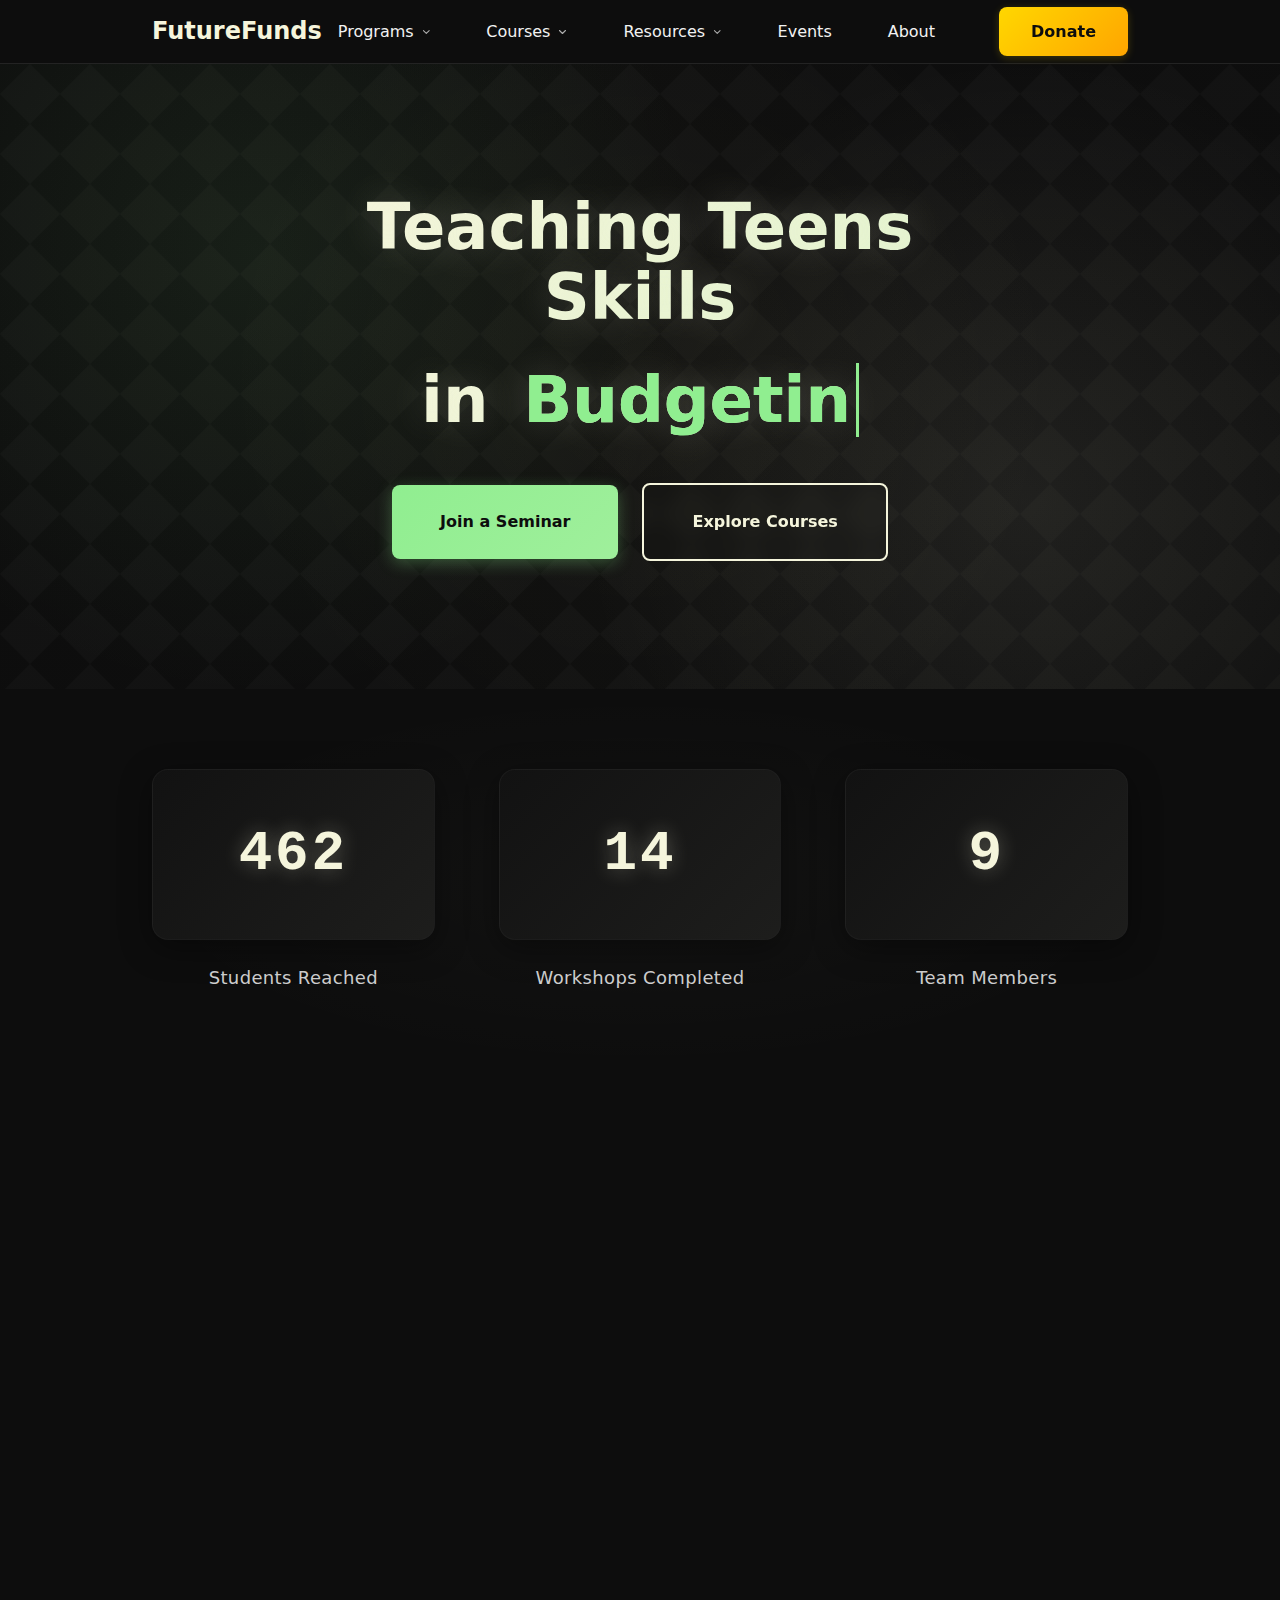
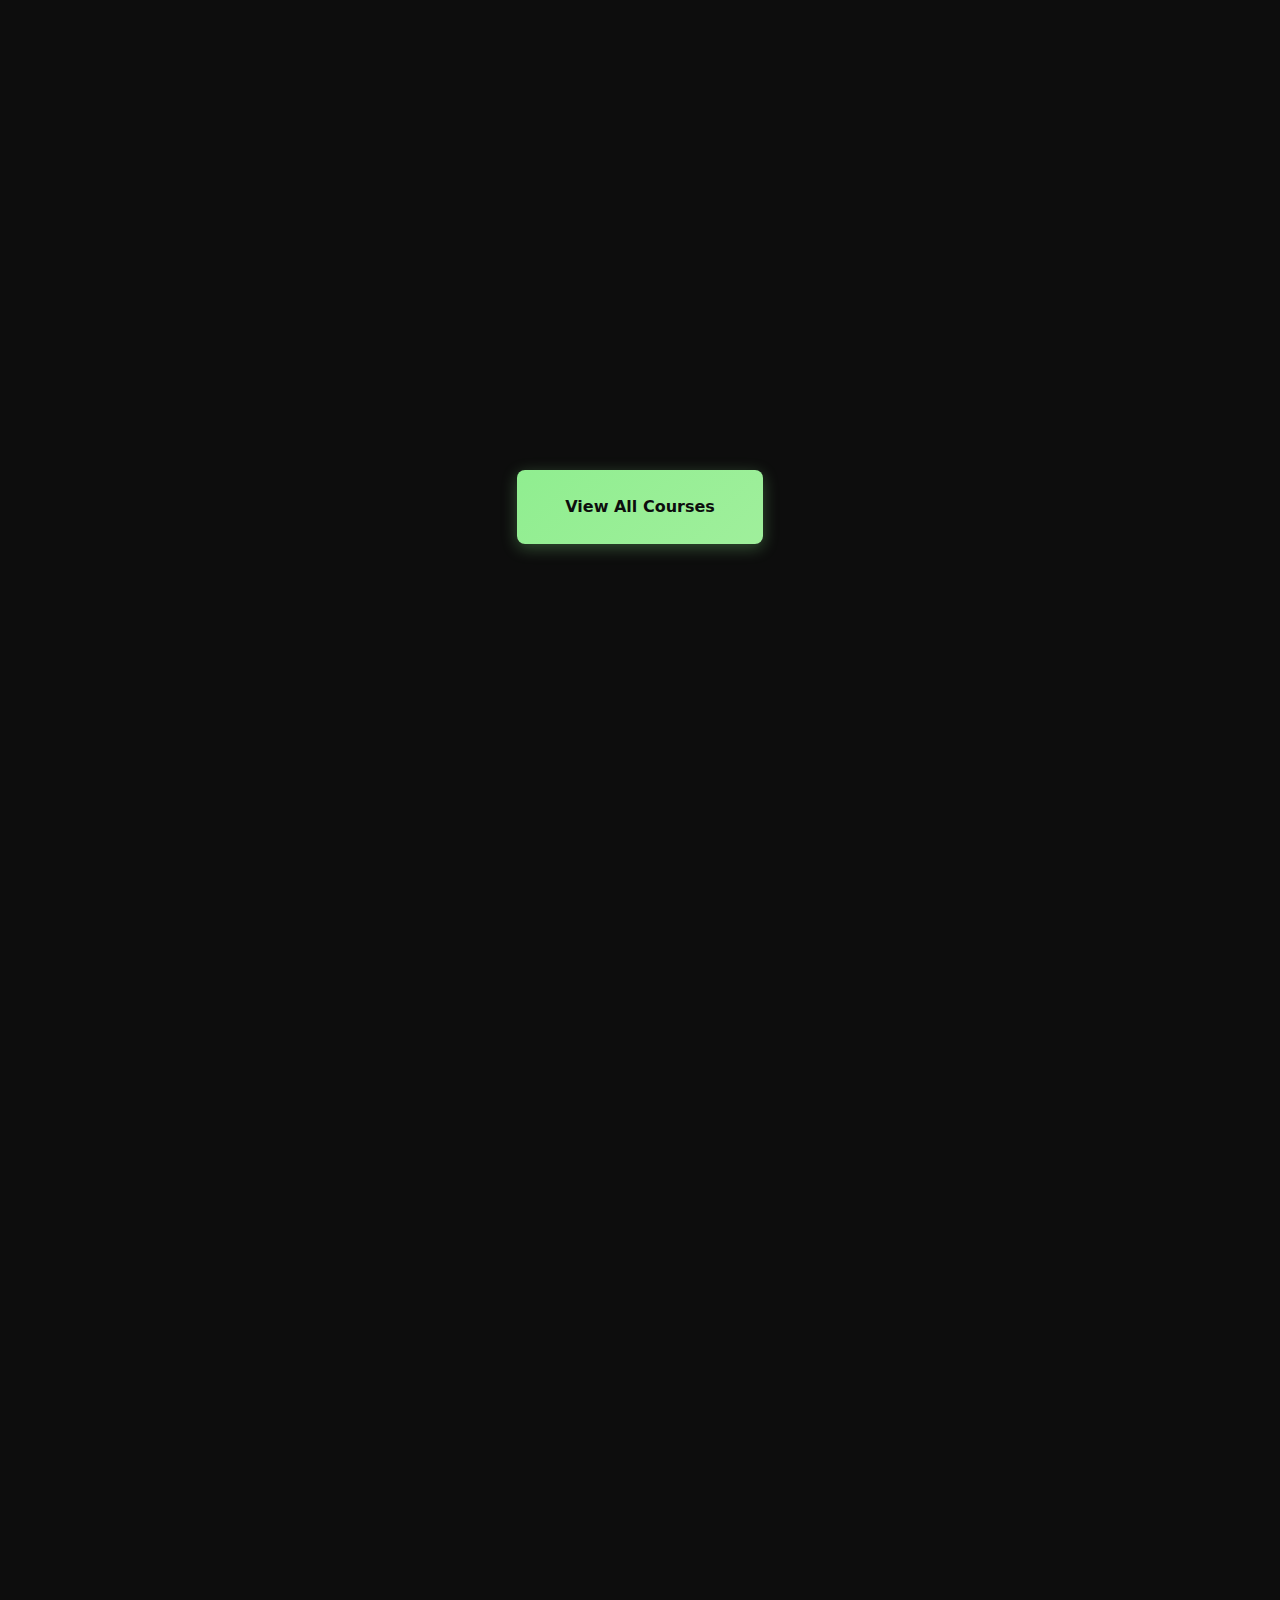
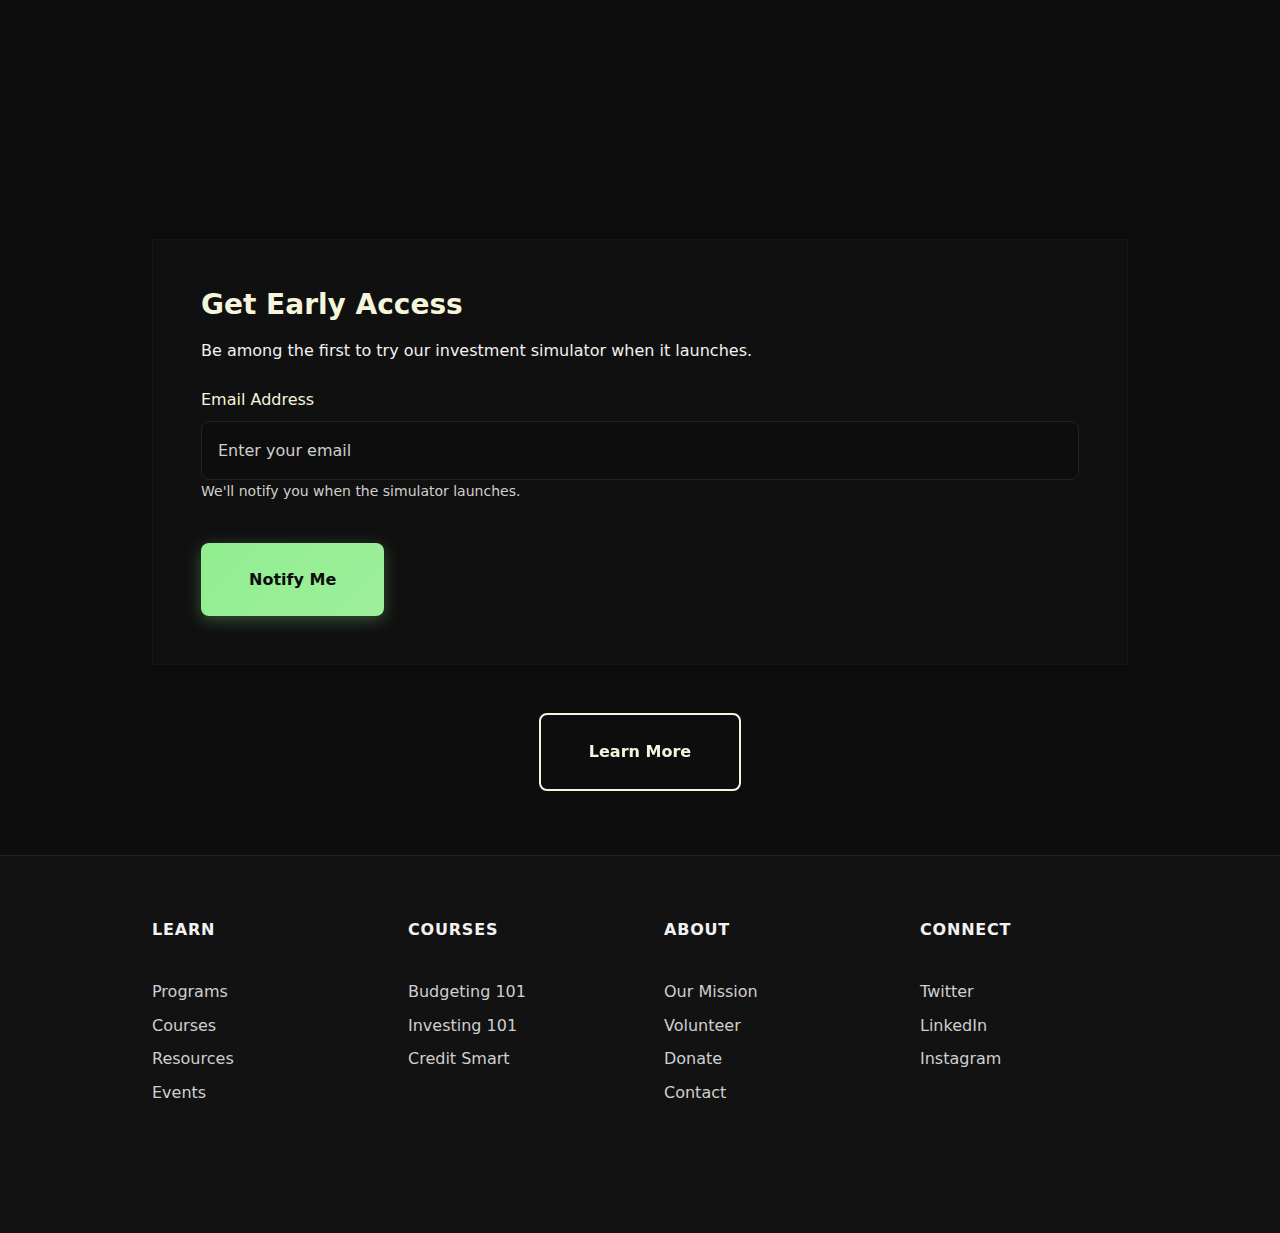
<file: index.html>
<!DOCTYPE html>
<html lang="en">
<head>
  <meta charset="UTF-8">
  <meta name="viewport" content="width=device-width, initial-scale=1.0">
  <title>FutureFunds</title>
  <meta name="description" content="FutureFunds provides financial education and resources to help teens and young adults build a strong financial future through courses, workshops, and tools.">
  
  <!-- Preload critical assets -->
  <link rel="preload" href="/assets/css/styles.css" as="style">
  <link rel="preload" href="/assets/js/main.js" as="script">
  
  <!-- Styles -->
  <link rel="stylesheet" href="/assets/css/styles.css">
  
  <!-- Favicon -->
  <link rel="icon" href="/assets/images/favicon.ico" sizes="any">
  <link rel="icon" href="/assets/images/icon.svg" type="image/svg+xml">
  <link rel="apple-touch-icon" href="/assets/images/apple-touch-icon.png">
  <link rel="manifest" href="/manifest.json">
  
  <!-- Open Graph -->
  <meta property="og:title" content="FutureFunds - Financial Literacy for Teens & Young Adults">
  <meta property="og:description" content="Build your financial future with FutureFunds' courses, workshops, and resources.">
  <meta property="og:image" content="/assets/images/og-image.jpg">
  <meta property="og:url" content="https://futurefunds.org">
</head>
<body>
  <!-- Skip Link -->
  <a href="#main" class="visually-hidden">Skip to main content</a>
  
  <!-- Navigation -->
  <nav class="nav" role="navigation">
    <div class="container nav__container">
      <a href="/" class="nav__logo">FutureFunds</a>
      
      <button class="nav__toggle" aria-expanded="false" aria-controls="nav-menu" aria-label="Toggle navigation">
        <span class="visually-hidden">Menu</span>
        <svg width="24" height="24" aria-hidden="true">
          <path d="M3 12h18M3 6h18M3 18h18" stroke="currentColor" stroke-width="2" stroke-linecap="round"/>
        </svg>
      </button>
      
      <ul class="nav__menu" id="nav-menu">
        <li class="nav__item has-dropdown">
          <button class="nav__link">
            Programs
            <svg class="nav__arrow" width="12" height="12" viewBox="0 0 12 12" fill="none" xmlns="http://www.w3.org/2000/svg">
              <path d="M2 4L6 8L10 4" stroke="currentColor" stroke-width="1.5" stroke-linecap="round" stroke-linejoin="round"/>
            </svg>
          </button>
          <div class="nav__dropdown">
            <ul class="nav__dropdown-menu">
              <li><a href="/programs.html#seminars" class="nav__dropdown-link">Seminars</a></li>
              <li><a href="/programs.html#workshops" class="nav__dropdown-link">Workshops</a></li>
              <li><a href="/programs.html#competitions" class="nav__dropdown-link">Competitions</a></li>
            </ul>
          </div>
        </li>
        <li class="nav__item has-dropdown">
          <button class="nav__link">
            Courses
            <svg class="nav__arrow" width="12" height="12" viewBox="0 0 12 12" fill="none" xmlns="http://www.w3.org/2000/svg">
              <path d="M2 4L6 8L10 4" stroke="currentColor" stroke-width="1.5" stroke-linecap="round" stroke-linejoin="round"/>
            </svg>
          </button>
          <div class="nav__dropdown">
            <ul class="nav__dropdown-menu">
              <li><a href="/course-budgeting-101.html" class="nav__dropdown-link">Budgeting 101</a></li>
              <li><a href="/course-investing-101.html" class="nav__dropdown-link">Investing 101</a></li>
              <li><a href="/course-credit-smart.html" class="nav__dropdown-link">Credit Smart</a></li>
              <li><a href="/courses.html" class="nav__dropdown-link">View All Courses</a></li>
            </ul>
          </div>
        </li>
        <li class="nav__item has-dropdown">
          <button class="nav__link">
            Resources
            <svg class="nav__arrow" width="12" height="12" viewBox="0 0 12 12" fill="none" xmlns="http://www.w3.org/2000/svg">
              <path d="M2 4L6 8L10 4" stroke="currentColor" stroke-width="1.5" stroke-linecap="round" stroke-linejoin="round"/>
            </svg>
          </button>
          <div class="nav__dropdown">
            <ul class="nav__dropdown-menu">
              <li><a href="/resources.html#guides" class="nav__dropdown-link">Financial Guides</a></li>
              <li><a href="/resources.html#calculators" class="nav__dropdown-link">Calculators</a></li>
              <li><a href="/resources.html#templates" class="nav__dropdown-link">Templates</a></li>
              <li><a href="/resources.html" class="nav__dropdown-link">All Resources</a></li>
            </ul>
          </div>
        </li>
        <li class="nav__item">
          <a href="/events.html" class="nav__link">Events</a>
        </li>
        <li class="nav__item">
          <a href="/about.html" class="nav__link">About</a>
        </li>
        <li class="nav__item nav__item--cta">
          <a href="/donate.html" class="nav__link nav__link--donate">Donate</a>
        </li>
      </ul>
    </div>
  </nav>
  
  <main id="main">
    <!-- Hero Section -->
    <section class="hero" aria-labelledby="hero-title">
      <div class="container">
        <div class="hero__content reveal">
          <h1 id="hero-title" class="hero__title">
            Teaching Teens Skills
          </h1>
          <h1 id="hero-title" class="hero__title">
            in <span class="typing-text"></span>
          </h1>
          <div class="cluster">
            <a href="/programs.html#seminars" class="btn btn--primary">Join a Seminar</a>
            <a href="/courses.html" class="btn btn--secondary">Explore Courses</a>
          </div>
        </div>
      </div>
    </section>
    
    <!-- Stats Section -->
    <section class="section" aria-labelledby="stats-title">
      <div class="container">
        <h2 id="stats-title" class="visually-hidden">Our Impact</h2>
        <div class="stats reveal">
          <div class="stat">
            <div class="stat__number">
              <span data-countup data-value="500">500+</span>
            </div>
            <div class="stat__label">Students Reached</div>
          </div>
          <div class="stat">
            <div class="stat__number">
              <span data-countup data-value="15">15+</span>
            </div>
            <div class="stat__label">Workshops Completed</div>
          </div>
          <div class="stat">
            <div class="stat__number">
              <span data-countup data-value="10">10+</span>
            </div>
            <div class="stat__label">Team Members</div>
          </div>
        </div>
      </div>
    </section>
    
    <!-- Courses Preview -->
    <section class="section" aria-labelledby="courses-title">
      <div class="container">
        <header class="section__header reveal">
          <span class="section__eyebrow">Featured Courses</span>
          <h2 id="courses-title">Start Your Financial Journey</h2>
          <p class="text-muted">
            Master essential financial skills with our structured, self-paced courses.
          </p>
        </header>
        
        <div class="grid reveal">
          <!-- Course cards are dynamically populated from courses.json -->
        </div>
        
        <div class="text-center" style="margin-top: var(--space-xl);">
          <a href="/courses.html" class="btn btn--primary">View All Courses</a>
        </div>
      </div>
    </section>
    
    <!-- Testimonials -->
    <section class="section" aria-labelledby="testimonials-title">
      <div class="container">
        <header class="section__header reveal">
          <span class="section__eyebrow">Success Stories</span>
          <h2 id="testimonials-title">What Our Students Say</h2>
        </header>
        
        <div class="slider reveal" role="region" aria-roledescription="carousel">
          <div class="slider__track">
            <div class="slider__slide card">
              <blockquote>
                <p>"The budgeting course helped me take control of my finances for the first time. I now have clear goals and a solid plan to achieve them."</p>
                <footer>
                  <cite>— Sarah K., University Student</cite>
                </footer>
              </blockquote>
            </div>
            
            <div class="slider__slide card">
              <blockquote>
                <p>"Learning about investing at a young age has given me a huge advantage. The concepts are explained in a way that's easy to understand and apply."</p>
                <footer>
                  <cite>— James M., High School Senior</cite>
                </footer>
              </blockquote>
            </div>
            
            <div class="slider__slide card">
              <blockquote>
                <p>"The credit management workshop was eye-opening. I feel much more confident about building and maintaining good credit now."</p>
                <footer>
                  <cite>— Emily R., Recent Graduate</cite>
                </footer>
              </blockquote>
            </div>
          </div>
        </div>
      </div>
    </section>
    
    <!-- Investment Simulator -->
    <section class="section" aria-labelledby="simulator-title">
      <div class="container">
        <header class="section__header reveal">
          <span class="section__eyebrow">Coming Soon</span>
          <h2 id="simulator-title">Investment Simulator</h2>
          <p class="text-muted">
            Practice investing in a risk-free environment with our interactive simulator.
          </p>
        </header>
        
        <div class="grid reveal">
          <div class="card">
            <h3>Paper Trading</h3>
            <p>Test your investment strategies with virtual money in real market conditions.</p>
          </div>
          
          <div class="card">
            <h3>Scenario Challenges</h3>
            <p>Face various market scenarios and learn how to respond to different conditions.</p>
          </div>
          
          <div class="card">
            <h3>Risk/Reward Analysis</h3>
            <p>Understand the relationship between risk and potential returns through practical exercises.</p>
          </div>
        </div>
        
        <div class="card" style="margin-top: var(--space-xl);">
          <h3>Get Early Access</h3>
          <p>Be among the first to try our investment simulator when it launches.</p>
          
          <form class="notify-form stack-sm" style="margin-top: var(--space-md);">
            <div class="form-group">
              <label for="notify-email" class="label">Email Address</label>
              <input type="email" id="notify-email" name="email" class="input" 
                     placeholder="Enter your email" required
                     aria-describedby="notify-help">
              <p id="notify-help" class="text-muted" style="font-size: 0.875rem;">
                We'll notify you when the simulator launches.
              </p>
            </div>
            <button type="submit" class="btn btn--primary">Notify Me</button>
          </form>
        </div>
        
        <div class="text-center" style="margin-top: var(--space-xl);">
          <a href="/simulator.html" class="btn btn--secondary">Learn More</a>
        </div>
      </div>
    </section>
  </main>
  
  <!-- Footer -->
  <footer class="footer">
    <div class="container">
      <div class="footer__grid">
        <!-- Learn -->
        <div class="footer__column">
          <h2 class="footer__title">Learn</h2>
          <ul class="footer__list">
            <li><a href="/programs.html">Programs</a></li>
            <li><a href="/courses.html">Courses</a></li>
            <li><a href="/resources.html">Resources</a></li>
            <li><a href="/events.html">Events</a></li>
          </ul>
        </div>

        <!-- Courses -->
        <div class="footer__column">
          <h2 class="footer__title">Courses</h2>
          <ul class="footer__list">
            <li><a href="/course-budgeting-101.html">Budgeting 101</a></li>
            <li><a href="/course-investing-101.html">Investing 101</a></li>
            <li><a href="/course-credit-smart.html">Credit Smart</a></li>
          </ul>
        </div>

        <!-- About -->
        <div class="footer__column">
          <h2 class="footer__title">About</h2>
          <ul class="footer__list">
            <li><a href="/about.html">Our Mission</a></li>
            <li><a href="/volunteer.html">Volunteer</a></li>
            <li><a href="/donate.html">Donate</a></li>
            <li><a href="/contact.html">Contact</a></li>
          </ul>
        </div>

        <!-- Connect -->
        <div class="footer__column">
          <h2 class="footer__title">Connect</h2>
          <ul class="footer__list">
            <li><a href="https://twitter.com/futurefunds">Twitter</a></li>
            <li><a href="https://linkedin.com/company/futurefunds">LinkedIn</a></li>
            <li><a href="https://instagram.com/futurefunds">Instagram</a></li>
          </ul>
        </div>
      </div>
    </div>
  </footer>
  
  <!-- Scripts -->
  <script type="module" src="/assets/js/main.js"></script>
  <script type="module" src="/assets/js/nav.js"></script>
  <script type="module" src="/assets/js/slider.js"></script>
  <script type="module" src="/assets/js/countup.js"></script>
  <script type="module" src="/assets/js/typing.js"></script>
  
  <script type="module">
    // Load and render course preview cards
    fetch('/assets/data/courses.json')
      .then(response => response.json())
      .then(data => {
        const courseGrid = document.querySelector('.grid');
        const previewCourses = data.courses.slice(0, 3);
        
        courseGrid.innerHTML = previewCourses.map(course => `
          <article class="card course-card">
            <header class="course-card__header">
              <div class="course-card__meta">
                <span class="badge">${course.level}</span>
                <span class="text-muted">${course.duration}</span>
              </div>
              <h3>${course.title}</h3>
            </header>
            
            <div class="course-card__body">
              <p>${course.summary}</p>
            </div>
            
            <footer class="course-card__footer">
              <a href="/course-${course.slug}.html" class="btn btn--primary">
                Learn More
              </a>
            </footer>
          </article>
        `).join('');
      })
      .catch(error => console.error('Error loading courses:', error));
  </script>
</body>
</html>
</file>
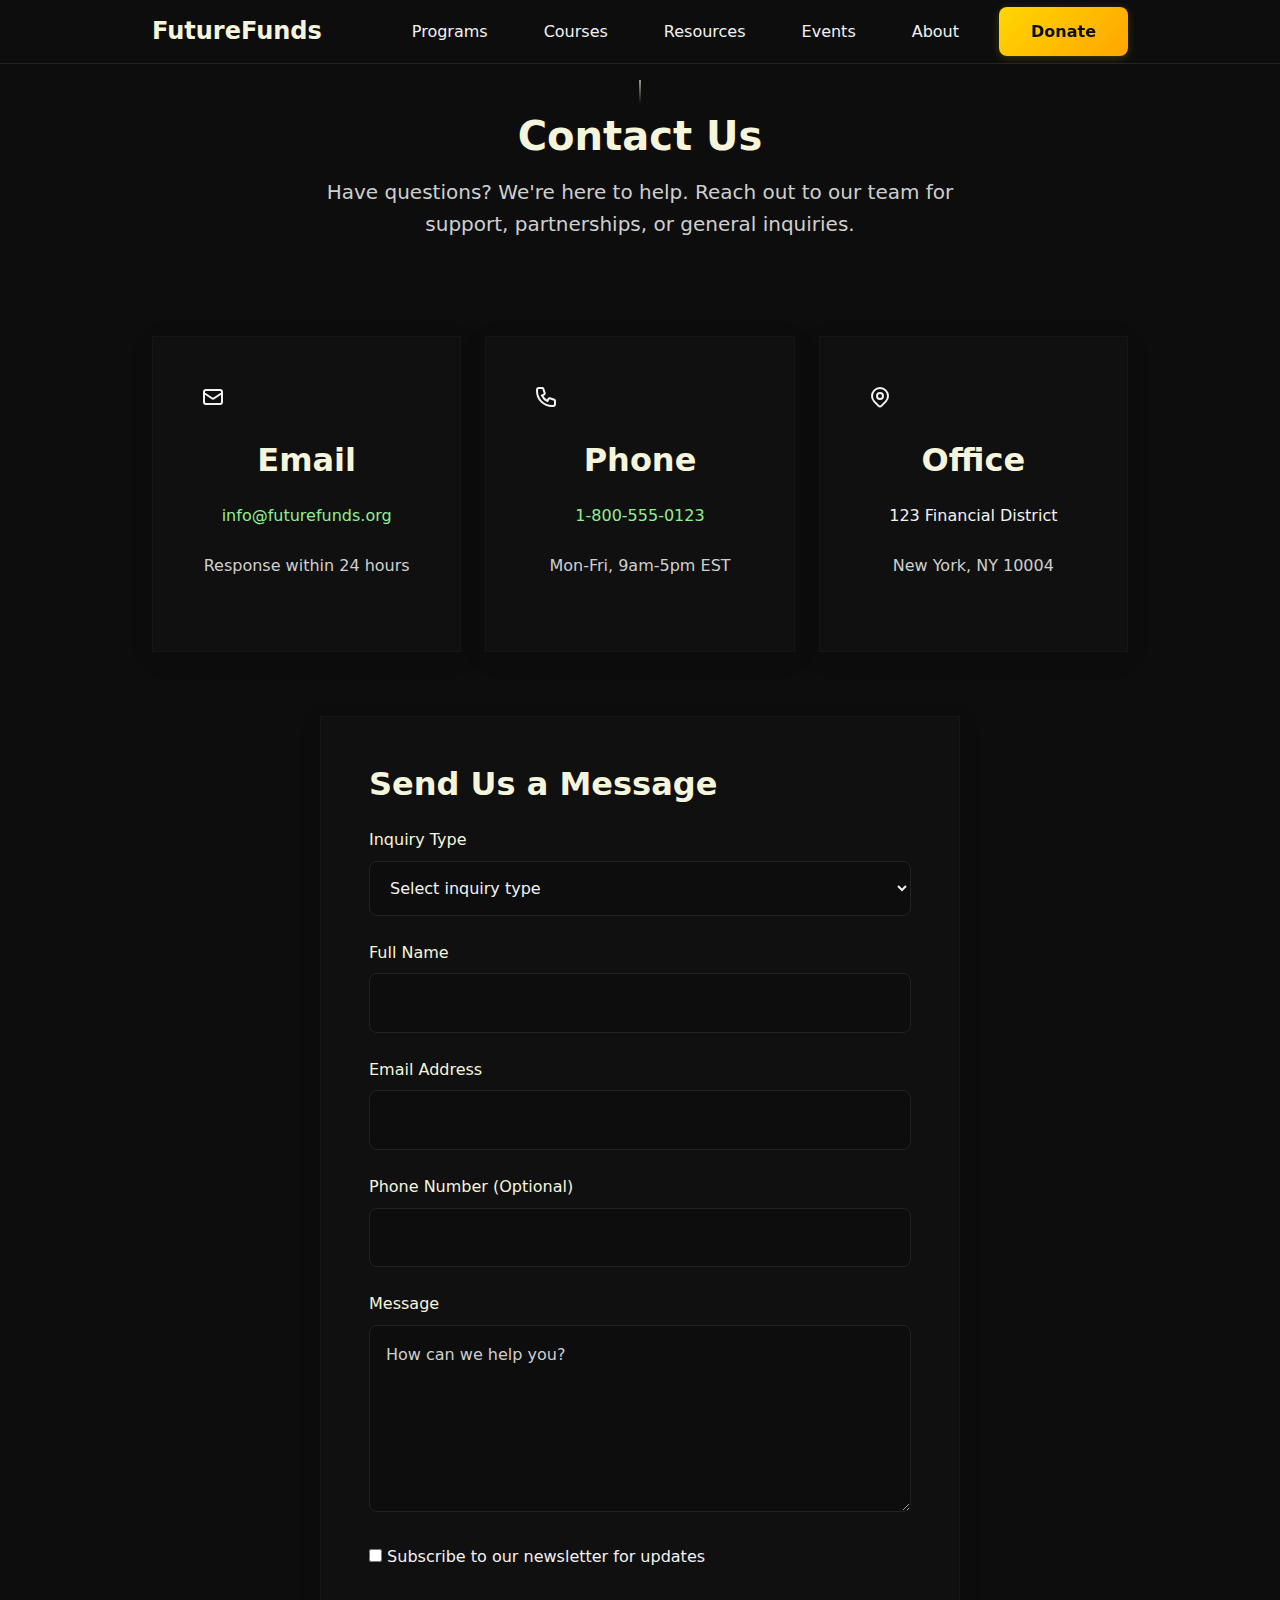
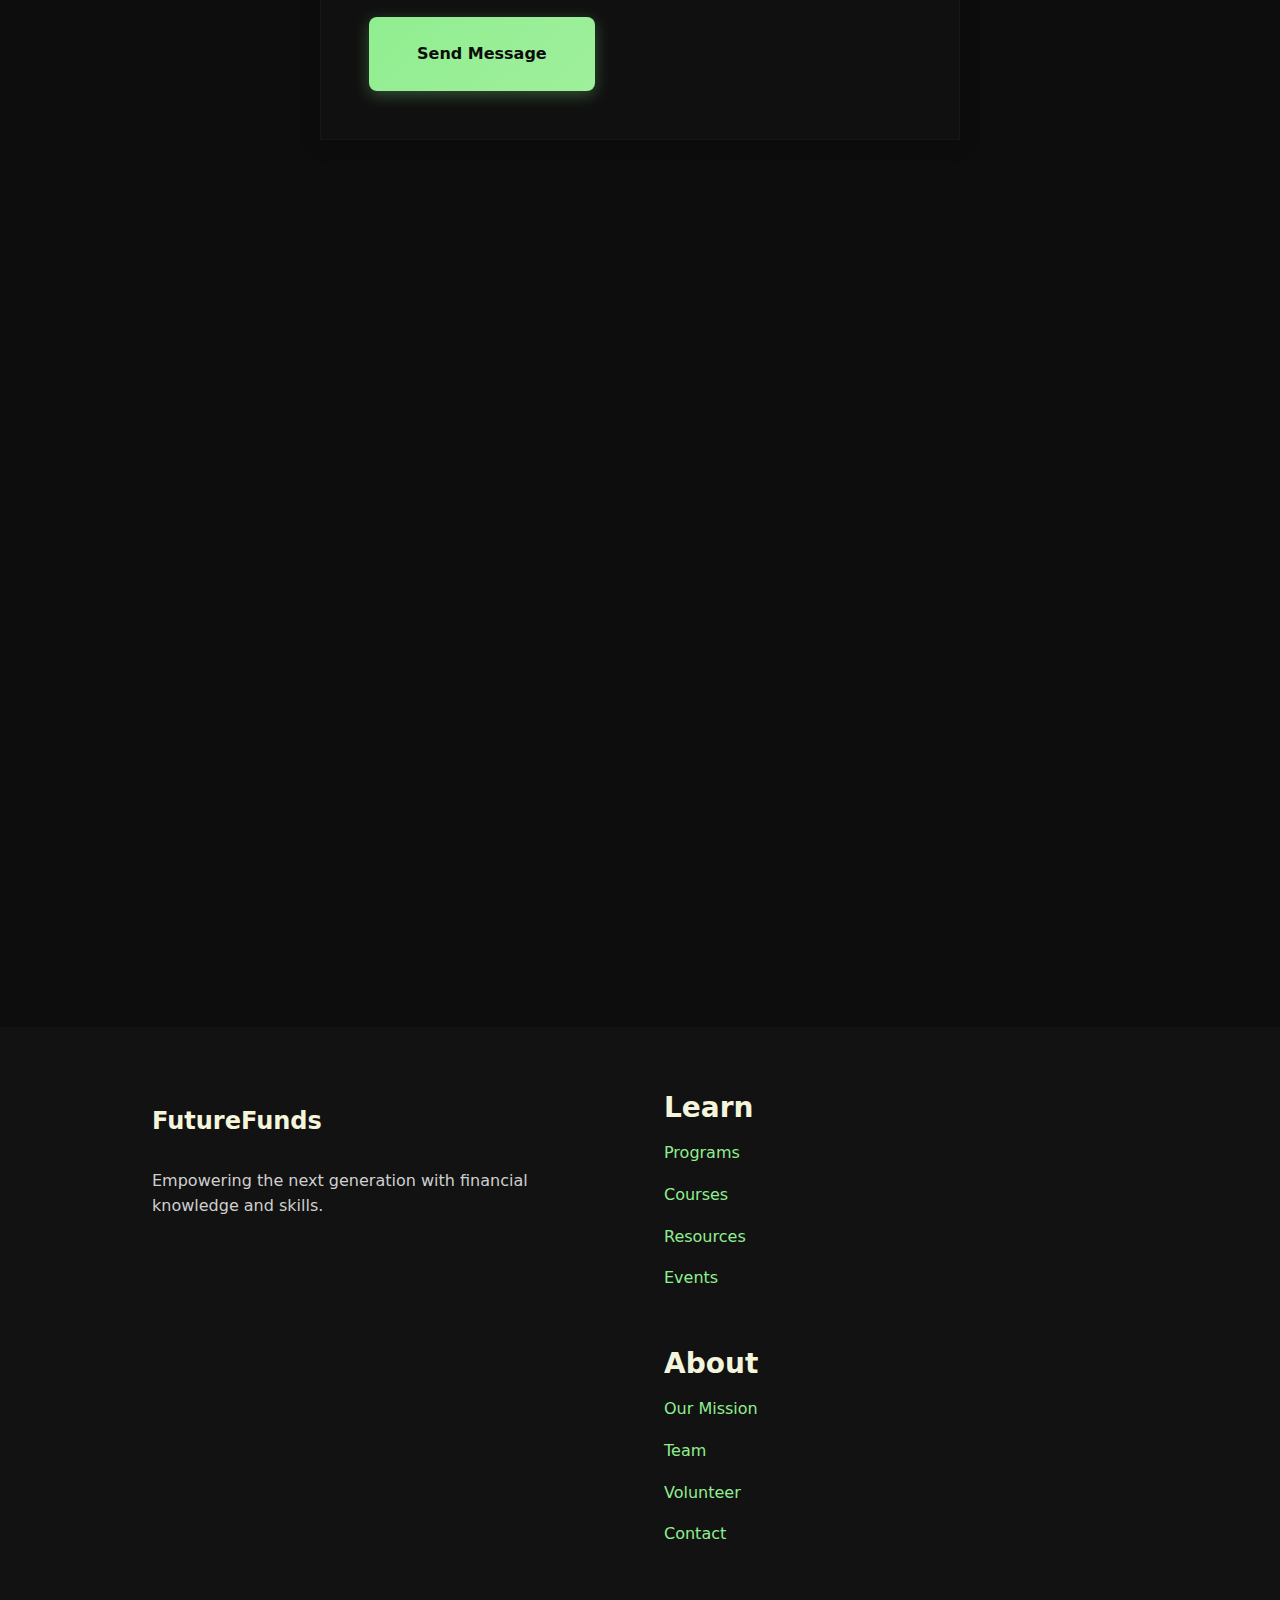
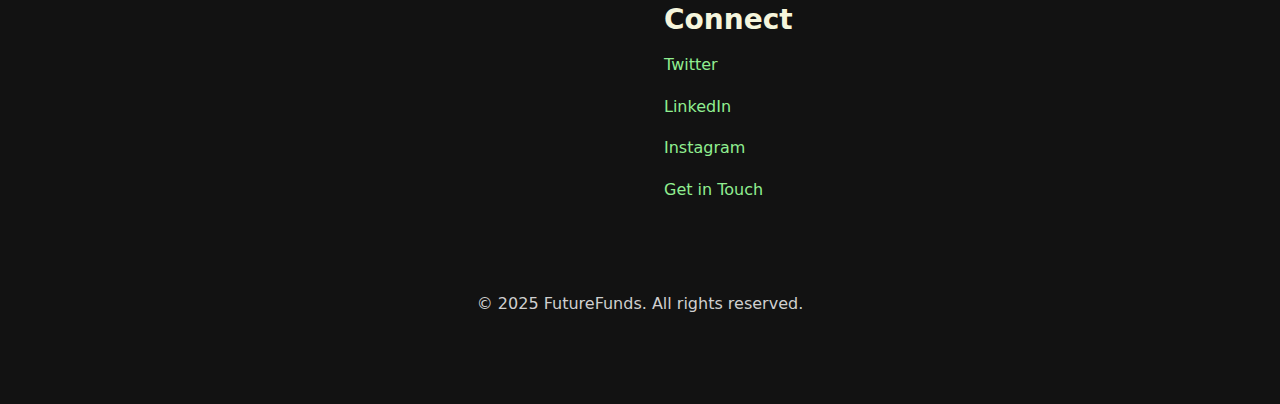
<file: contact.html>
<!DOCTYPE html>
<html lang="en">
<head>
  <meta charset="UTF-8">
  <meta name="viewport" content="width=device-width, initial-scale=1.0">
  <title>Contact Us - FutureFunds</title>
  <meta name="description" content="Get in touch with FutureFunds for partnership inquiries, school programs, or general questions about our financial literacy initiatives.">
  
  <!-- Styles -->
  <link rel="stylesheet" href="/assets/css/styles.css">
  
  <!-- Favicon -->
  <link rel="icon" href="/assets/images/favicon.ico" sizes="any">
  <link rel="icon" href="/assets/images/icon.svg" type="image/svg+xml">
  <link rel="apple-touch-icon" href="/assets/images/apple-touch-icon.png">
  <link rel="manifest" href="/manifest.json">
</head>
<body>
  <!-- Skip Link -->
  <a href="#main" class="visually-hidden">Skip to main content</a>
  
  <!-- Navigation -->
  <nav class="nav" role="navigation">
    <div class="container nav__container">
      <a href="/" class="nav__logo">FutureFunds</a>
      
      <button class="nav__toggle" aria-expanded="false" aria-controls="nav-menu" aria-label="Toggle navigation">
        <span class="visually-hidden">Menu</span>
        <svg width="24" height="24" aria-hidden="true">
          <path d="M3 12h18M3 6h18M3 18h18" stroke="currentColor" stroke-width="2" stroke-linecap="round"/>
        </svg>
      </button>
      
      <ul class="nav__menu" id="nav-menu">
        <li><a href="/programs.html" class="nav__link">Programs</a></li>
        <li><a href="/courses.html" class="nav__link">Courses</a></li>
        <li><a href="/resources.html" class="nav__link">Resources</a></li>
        <li><a href="/events.html" class="nav__link">Events</a></li>
        <li><a href="/about.html" class="nav__link">About</a></li>
        <li><a href="/donate.html" class="nav__link nav__link--donate">Donate</a></li>
      </ul>
    </div>
  </nav>
  
  <main id="main">
    <!-- Header -->
    <header class="section" style="padding-block: var(--space-xl);">
      <div class="container">
        <div class="section__header reveal">
          <h1>Contact Us</h1>
          <p class="text-muted" style="font-size: 1.25rem;">
            Have questions? We're here to help. Reach out to our team for support, partnerships, or general inquiries.
          </p>
        </div>
      </div>
    </header>
    
    <!-- Contact Information -->
    <section class="section" style="padding-block: 0;">
      <div class="container">
        <div class="grid reveal">
          <div class="card">
            <div class="stack text-center">
              <svg width="32" height="32" aria-hidden="true">
                <path d="M3 8l7.89 5.26a2 2 0 002.22 0L21 8M5 19h14a2 2 0 002-2V7a2 2 0 00-2-2H5a2 2 0 00-2 2v10a2 2 0 002 2z" stroke="currentColor" stroke-width="2" fill="none"/>
              </svg>
              <h2>Email</h2>
              <p><a href="mailto:info@futurefunds.org">info@futurefunds.org</a></p>
              <p class="text-muted">Response within 24 hours</p>
            </div>
          </div>
          
          <div class="card">
            <div class="stack text-center">
              <svg width="32" height="32" aria-hidden="true">
                <path d="M3 5a2 2 0 012-2h3.28a1 1 0 01.948.684l1.498 4.493a1 1 0 01-.502 1.21l-2.257 1.13a11.042 11.042 0 005.516 5.516l1.13-2.257a1 1 0 011.21-.502l4.493 1.498a1 1 0 01.684.949V19a2 2 0 01-2 2h-1C9.716 21 3 14.284 3 6V5z" stroke="currentColor" stroke-width="2" fill="none"/>
              </svg>
              <h2>Phone</h2>
              <p><a href="tel:+1-800-555-0123">1-800-555-0123</a></p>
              <p class="text-muted">Mon-Fri, 9am-5pm EST</p>
            </div>
          </div>
          
          <div class="card">
            <div class="stack text-center">
              <svg width="32" height="32" aria-hidden="true">
                <path d="M17.657 16.657L13.414 20.9a1.998 1.998 0 01-2.827 0l-4.244-4.243a8 8 0 1111.314 0z" stroke="currentColor" stroke-width="2" fill="none"/>
                <path d="M15 11a3 3 0 11-6 0 3 3 0 016 0z" stroke="currentColor" stroke-width="2" fill="none"/>
              </svg>
              <h2>Office</h2>
              <p>123 Financial District</p>
              <p class="text-muted">New York, NY 10004</p>
            </div>
          </div>
        </div>
      </div>
    </section>
    
    <!-- Contact Form -->
    <section class="section">
      <div class="container">
        <div class="card reveal" style="max-width: var(--container-sm); margin-inline: auto;">
          <form id="contact-form" class="stack">
            <h2>Send Us a Message</h2>
            
            <!-- Contact Type -->
            <div class="form-group">
              <label for="inquiry-type" class="label">Inquiry Type</label>
              <select id="inquiry-type" name="type" class="select" required>
                <option value="">Select inquiry type</option>
                <option value="partnership">Partnership Inquiry</option>
                <option value="school">School Program</option>
                <option value="media">Media Inquiry</option>
                <option value="support">General Support</option>
              </select>
            </div>
            
            <!-- Organization Info (conditionally shown) -->
            <div id="org-fields" class="stack" style="display: none;">
              <div class="form-group">
                <label for="org-name" class="label">Organization Name</label>
                <input type="text" id="org-name" name="organization" class="input">
              </div>
              
              <div class="form-group">
                <label for="org-role" class="label">Your Role</label>
                <input type="text" id="org-role" name="role" class="input">
              </div>
            </div>
            
            <!-- Contact Info -->
            <div class="form-group">
              <label for="contact-name" class="label">Full Name</label>
              <input type="text" id="contact-name" name="name" class="input" required>
            </div>
            
            <div class="form-group">
              <label for="contact-email" class="label">Email Address</label>
              <input type="email" id="contact-email" name="email" class="input" required>
            </div>
            
            <div class="form-group">
              <label for="contact-phone" class="label">Phone Number (Optional)</label>
              <input type="tel" id="contact-phone" name="phone" class="input">
            </div>
            
            <!-- Message -->
            <div class="form-group">
              <label for="message" class="label">Message</label>
              <textarea id="message" 
                        name="message" 
                        class="textarea" 
                        rows="6" 
                        required
                        placeholder="How can we help you?"></textarea>
            </div>
            
            <!-- Preferences -->
            <div class="form-group">
              <label>
                <input type="checkbox" name="newsletter" value="true">
                Subscribe to our newsletter for updates
              </label>
            </div>
            
            <button type="submit" class="btn btn--primary">Send Message</button>
          </form>
        </div>
      </div>
    </section>
    
    <!-- FAQ Section -->
    <section class="section">
      <div class="container">
        <header class="section__header reveal">
          <span class="section__eyebrow">Quick Help</span>
          <h2>Frequently Asked Questions</h2>
        </header>
        
        <div class="grid reveal">
          <div class="card">
            <h3>How can schools partner with FutureFunds?</h3>
            <p>We offer customized financial literacy programs for schools, including workshops, curriculum integration, and teacher training. Contact us to discuss your needs.</p>
          </div>
          
          <div class="card">
            <h3>Do you offer speaking engagements?</h3>
            <p>Yes, our team is available for speaking engagements at schools, conferences, and community events. Please use the contact form to submit your request.</p>
          </div>
          
          <div class="card">
            <h3>How can I support your mission?</h3>
            <p>You can support us through donations, volunteering, or becoming a corporate partner. Visit our <a href="/donate.html">donate</a> or <a href="/volunteer.html">volunteer</a> pages to learn more.</p>
          </div>
        </div>
      </div>
    </section>
  </main>
  
  <!-- Footer -->
  <footer class="section" style="background-color: var(--ff-surface);">
    <div class="container">
      <div class="grid" style="gap: var(--space-xl);">
        <div>
          <h2 class="nav__logo">FutureFunds</h2>
          <p class="text-muted" style="margin-top: var(--space-sm);">
            Empowering the next generation with financial knowledge and skills.
          </p>
        </div>
        
        <nav aria-label="Footer Navigation">
          <div class="grid" style="gap: var(--space-lg);">
            <div>
              <h3>Learn</h3>
              <ul class="stack-sm" style="list-style: none;">
                <li><a href="/programs.html">Programs</a></li>
                <li><a href="/courses.html">Courses</a></li>
                <li><a href="/resources.html">Resources</a></li>
                <li><a href="/events.html">Events</a></li>
              </ul>
            </div>
            
            <div>
              <h3>About</h3>
              <ul class="stack-sm" style="list-style: none;">
                <li><a href="/about.html">Our Mission</a></li>
                <li><a href="/about.html#team">Team</a></li>
                <li><a href="/volunteer.html">Volunteer</a></li>
                <li><a href="/contact.html">Contact</a></li>
              </ul>
            </div>
            
            <div>
              <h3>Connect</h3>
              <ul class="stack-sm" style="list-style: none;">
                <li><a href="https://twitter.com/futurefunds">Twitter</a></li>
                <li><a href="https://linkedin.com/company/futurefunds">LinkedIn</a></li>
                <li><a href="https://instagram.com/futurefunds">Instagram</a></li>
                <li><a href="/contact.html">Get in Touch</a></li>
              </ul>
            </div>
          </div>
        </nav>
      </div>
      
      <div style="margin-top: var(--space-2xl); text-align: center;">
        <p class="text-muted">
          © 2025 FutureFunds. All rights reserved.
        </p>
      </div>
    </div>
  </footer>
  
  <!-- Scripts -->
  <script type="module" src="/assets/js/main.js"></script>
  <script type="module" src="/assets/js/validate.js"></script>
  
  <script type="module">
    import FormValidator from '/assets/js/validate.js';
    import { createToast } from '/assets/js/main.js';
    
    // Handle organization fields visibility
    const inquiryType = document.getElementById('inquiry-type');
    const orgFields = document.getElementById('org-fields');
    
    inquiryType.addEventListener('change', () => {
      const showOrgFields = ['partnership', 'school', 'media'].includes(inquiryType.value);
      orgFields.style.display = showOrgFields ? 'block' : 'none';
      
      // Update required attributes
      const orgInputs = orgFields.querySelectorAll('input');
      orgInputs.forEach(input => {
        input.required = showOrgFields;
      });
    });
    
    // Initialize form validation
    const form = document.getElementById('contact-form');
    
    const validator = new FormValidator(form, {
      name: {
        required: true,
        minLength: 2
      },
      email: {
        required: true,
        email: true
      },
      phone: {
        pattern: /^\+?[\d\s-()]+$/,
        message: 'Please enter a valid phone number'
      },
      message: {
        required: true,
        minLength: 20
      }
    });
    
    // Handle form submission
    form.addEventListener('form:valid', (e) => {
      const data = e.detail;
      console.log('Contact form data:', data);
      
      // In a real implementation, this would:
      // 1. Send data to server
      // 2. Send confirmation email
      // 3. Create support ticket
      
      createToast('Message sent successfully! We\'ll be in touch soon.');
      form.reset();
      orgFields.style.display = 'none';
    });
  </script>
</body>
</html>
</file>
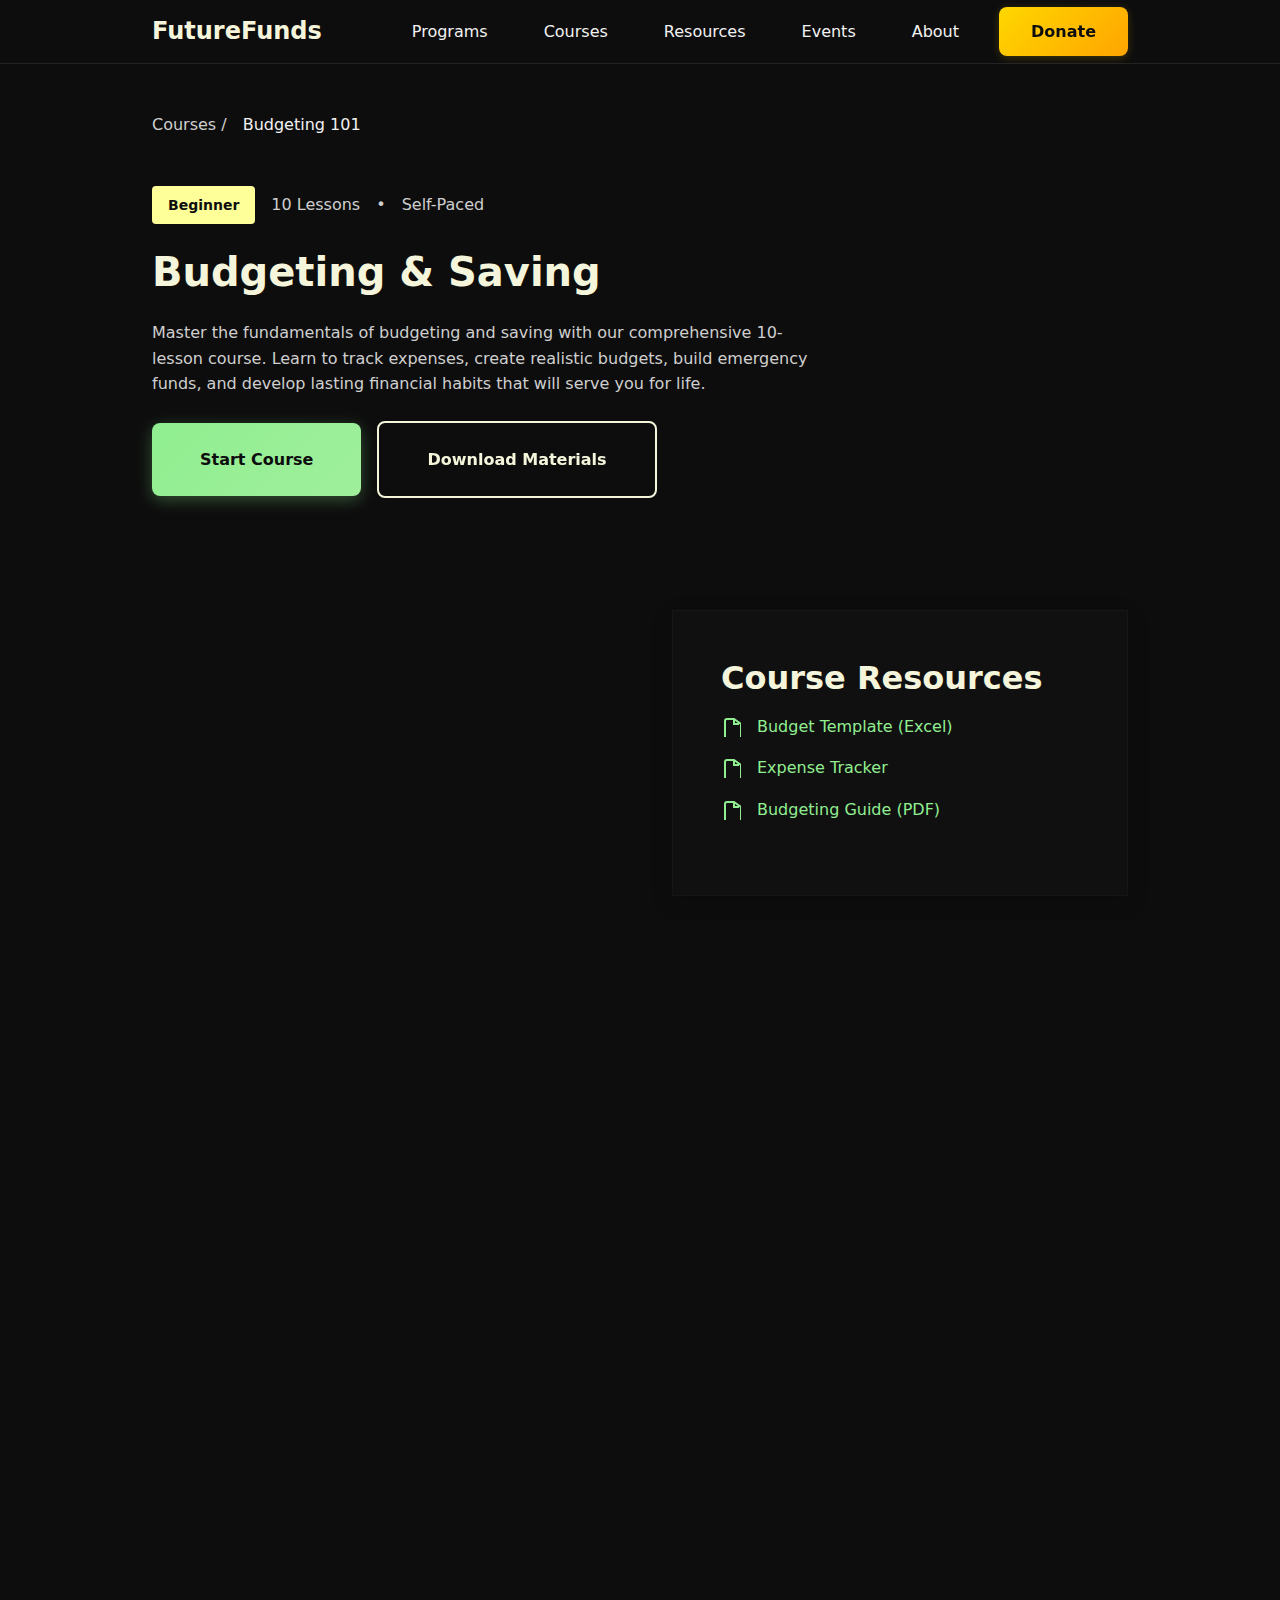
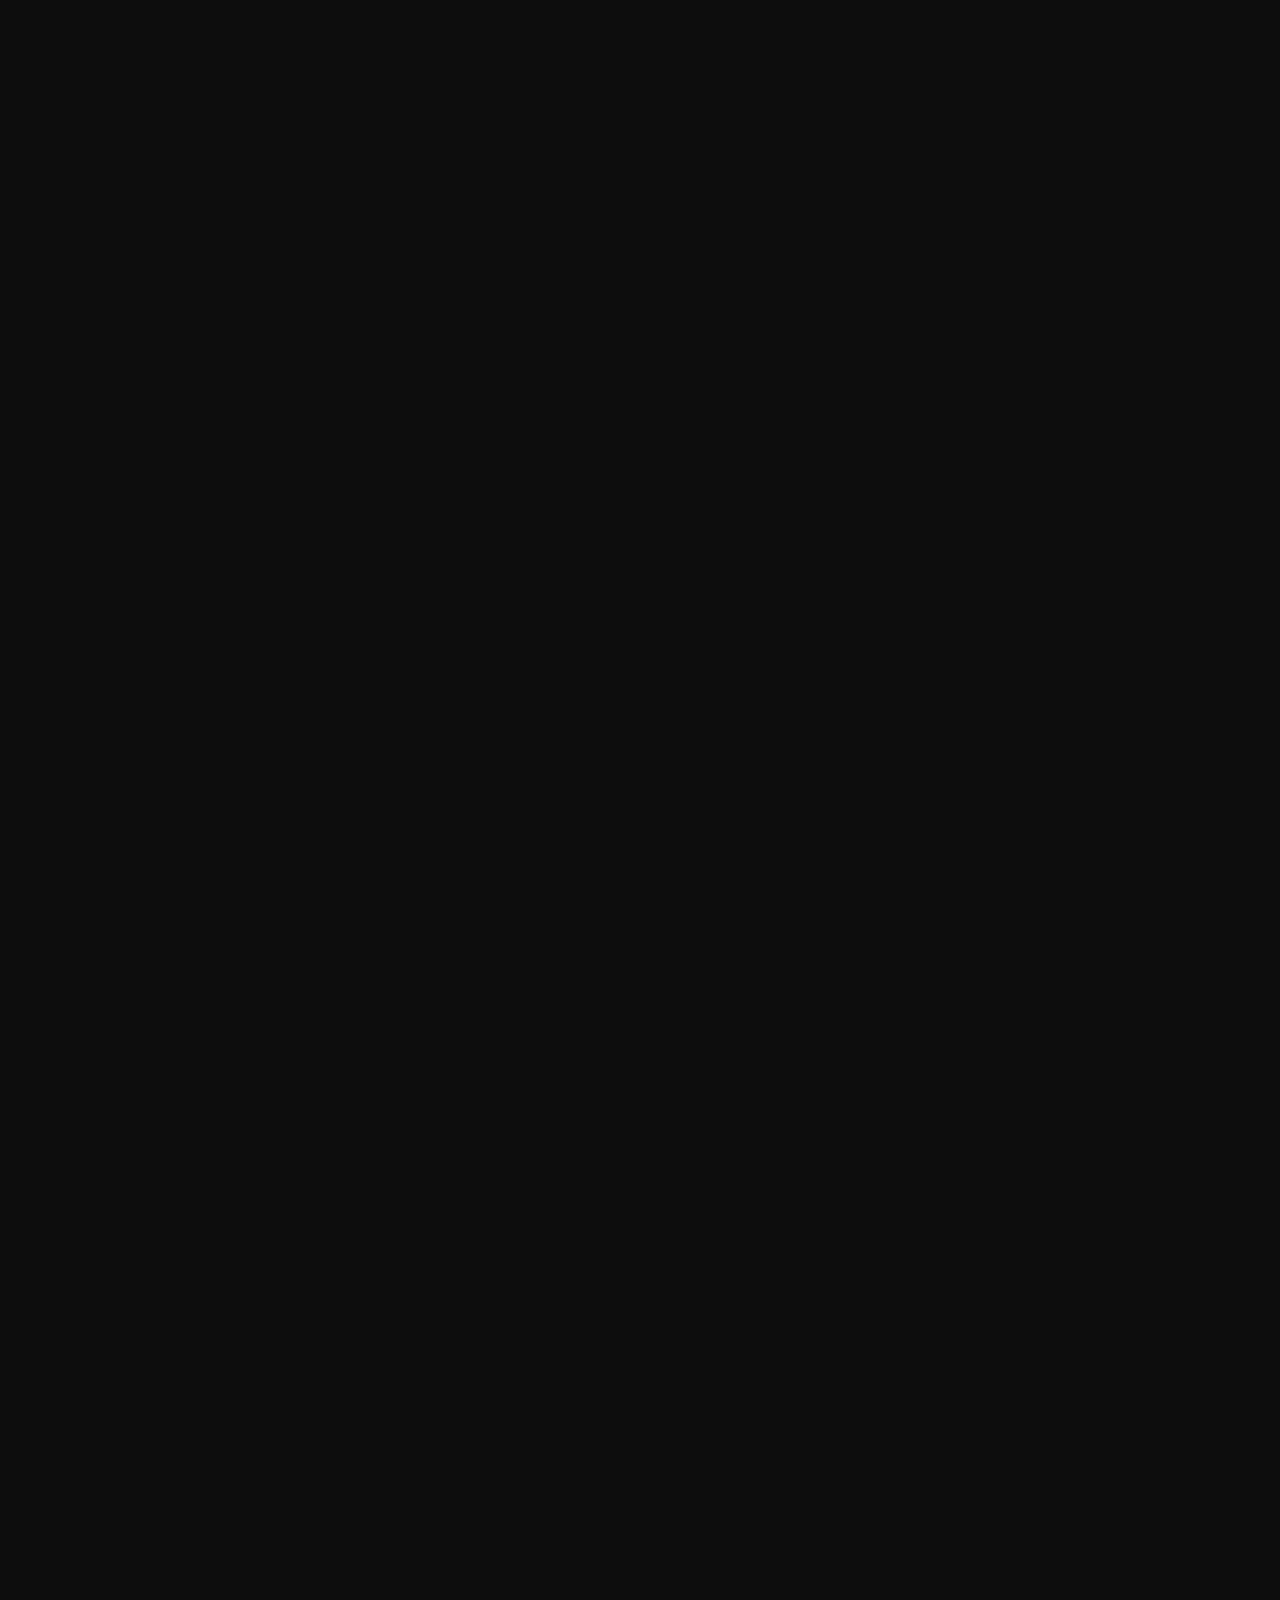
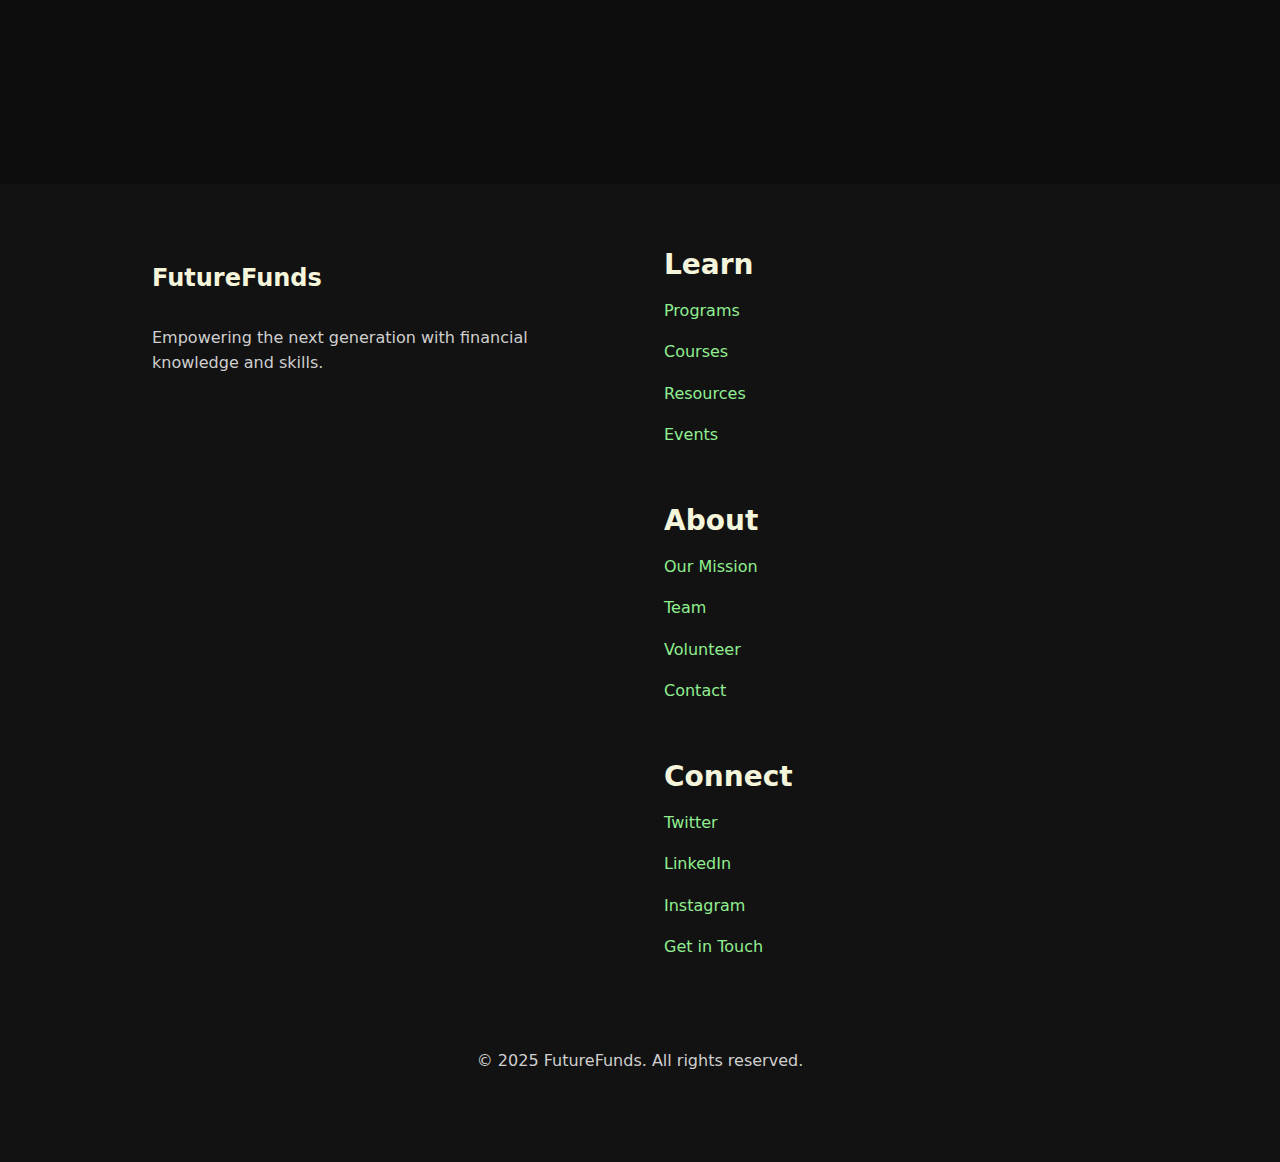
<file: course-budgeting-101.html>
<!DOCTYPE html>
<html lang="en">
<head>
  <meta charset="UTF-8">
  <meta name="viewport" content="width=device-width, initial-scale=1.0">
  <title>Budgeting & Saving - 10 Lessons - FutureFunds</title>
  <meta name="description" content="Master budgeting and saving with our comprehensive 10-lesson course. Learn to track expenses, create budgets, build emergency funds, and develop lasting financial habits.">
  
  <!-- Styles -->
  <link rel="stylesheet" href="/assets/css/styles.css">
  
  <!-- Favicon -->
  <link rel="icon" href="/assets/images/favicon.ico" sizes="any">
  <link rel="icon" href="/assets/images/icon.svg" type="image/svg+xml">
  <link rel="apple-touch-icon" href="/assets/images/apple-touch-icon.png">
  <link rel="manifest" href="/manifest.json">
</head>
<body>
  <!-- Skip Link -->
  <a href="#main" class="visually-hidden">Skip to main content</a>
  
  <!-- Navigation -->
  <nav class="nav" role="navigation">
    <div class="container nav__container">
      <a href="/" class="nav__logo">FutureFunds</a>
      
      <button class="nav__toggle" aria-expanded="false" aria-controls="nav-menu" aria-label="Toggle navigation">
        <span class="visually-hidden">Menu</span>
        <svg width="24" height="24" aria-hidden="true">
          <path d="M3 12h18M3 6h18M3 18h18" stroke="currentColor" stroke-width="2" stroke-linecap="round"/>
        </svg>
      </button>
      
      <ul class="nav__menu" id="nav-menu">
        <li><a href="/programs.html" class="nav__link">Programs</a></li>
        <li><a href="/courses.html" class="nav__link">Courses</a></li>
        <li><a href="/resources.html" class="nav__link">Resources</a></li>
        <li><a href="/events.html" class="nav__link">Events</a></li>
        <li><a href="/about.html" class="nav__link">About</a></li>
        <li><a href="/donate.html" class="nav__link nav__link--donate">Donate</a></li>
      </ul>
    </div>
  </nav>
  
  <main id="main">
    <!-- Course Header -->
    <header class="section" style="padding-block: var(--space-xl);">
      <div class="container">
        <div class="reveal">
          <!-- Breadcrumb -->
          <nav aria-label="Breadcrumb" class="cluster" style="margin-bottom: var(--space-md);">
            <ol class="cluster" style="list-style: none; padding: 0;">
              <li>
                <a href="/courses.html" class="text-muted">Courses</a>
                <span class="text-muted" aria-hidden="true">/</span>
              </li>
              <li>
                <span aria-current="page">Budgeting 101</span>
              </li>
            </ol>
          </nav>
          
          <!-- Course Info -->
          <div class="stack">
            <div class="cluster">
              <span class="badge">Beginner</span>
              <span class="text-muted">10 Lessons</span>
              <span class="text-muted">•</span>
              <span class="text-muted">Self-Paced</span>
            </div>
            
            <h1>Budgeting & Saving</h1>
            
            <p class="text-muted" style="max-width: 65ch;">
              Master the fundamentals of budgeting and saving with our comprehensive 10-lesson course. Learn to track expenses, create realistic budgets, build emergency funds, and develop lasting financial habits that will serve you for life.
            </p>
            
            <div class="cluster" style="margin-top: var(--space-md);">
              <button class="btn btn--primary" id="start-course">
                Start Course
              </button>
              <a href="/resources.html#budget-template" class="btn btn--secondary">
                Download Materials
              </a>
            </div>
          </div>
        </div>
      </div>
    </header>
    
    <!-- Course Content -->
    <section class="section">
      <div class="container">
        <div class="grid" style="gap: var(--space-2xl);">
          <!-- Main Content -->
          <div class="stack reveal">
            <!-- Learning Outcomes -->
            <div class="card">
              <h2>What You'll Learn</h2>
              <ul class="stack-sm">
                <li>Master the fundamentals of budgeting and why it matters</li>
                <li>Track income and expenses with precision and consistency</li>
                <li>Create your first budget using proven methods like the 50-30-20 rule</li>
                <li>Distinguish between needs vs. wants for smarter spending decisions</li>
                <li>Build and maintain an emergency fund for financial security</li>
                <li>Set SMART financial goals for short-term and long-term success</li>
                <li>Implement strategies to reduce expenses and optimize spending</li>
                <li>Automate your savings for consistent wealth building</li>
                <li>Monitor and adjust your budget for changing circumstances</li>
                <li>Develop a saving mindset and lasting financial habits</li>
              </ul>
            </div>
            
            <!-- Course Outline -->
            <div class="card">
              <h2>Course Lessons</h2>
              <p class="text-muted" style="margin-bottom: var(--space-lg);">10 comprehensive lessons with pre-quizzes, articles, and post-quizzes</p>
              
              <div class="stack">
                <!-- Lesson 1 -->
                <details class="lesson-detail">
                  <summary class="lesson-summary">
                    <div class="lesson-header">
                      <span class="lesson-number">01</span>
                      <div class="lesson-info">
                        <h3>Introduction to Budgeting</h3>
                        <p class="text-muted">What is a budget and why it matters</p>
                      </div>
                    </div>
                  </summary>
                  <div class="lesson-content">
                    <div class="lesson-components">
                      <div class="component">
                        <span class="component-type">Article</span>
                        <span>Budgeting & Savings</span>
                      </div>
                      <div class="component">
                        <span class="component-type">Pre-Quiz</span>
                        <span>5 Questions</span>
                      </div>
                      <div class="component">
                        <span class="component-type">Post-Quiz</span>
                        <span>5 Questions</span>
                      </div>
                    </div>
                  </div>
                </details>

                <!-- Lesson 2 -->
                <details class="lesson-detail">
                  <summary class="lesson-summary">
                    <div class="lesson-header">
                      <span class="lesson-number">02</span>
                      <div class="lesson-info">
                        <h3>Tracking Income and Expenses</h3>
                        <p class="text-muted">How to record your income and spending</p>
                      </div>
                    </div>
                  </summary>
                  <div class="lesson-content">
                    <div class="lesson-components">
                      <div class="component">
                        <span class="component-type">Article</span>
                        <span>How to Track Your Monthly Expenses</span>
                      </div>
                      <div class="component">
                        <span class="component-type">Pre-Quiz</span>
                        <span>5 Questions</span>
                      </div>
                      <div class="component">
                        <span class="component-type">Post-Quiz</span>
                        <span>5 Questions</span>
                      </div>
                    </div>
                  </div>
                </details>

                <!-- Lesson 3 -->
                <details class="lesson-detail">
                  <summary class="lesson-summary">
                    <div class="lesson-header">
                      <span class="lesson-number">03</span>
                      <div class="lesson-info">
                        <h3>Creating Your First Budget</h3>
                        <p class="text-muted">Step-by-step personal budgeting</p>
                      </div>
                    </div>
                  </summary>
                  <div class="lesson-content">
                    <div class="lesson-components">
                      <div class="component">
                        <span class="component-type">Article</span>
                        <span>50-30-20 Budget Rule</span>
                      </div>
                      <div class="component">
                        <span class="component-type">Pre-Quiz</span>
                        <span>5 Questions</span>
                      </div>
                      <div class="component">
                        <span class="component-type">Post-Quiz</span>
                        <span>5 Questions</span>
                      </div>
                    </div>
                  </div>
                </details>

                <!-- Lesson 4 -->
                <details class="lesson-detail">
                  <summary class="lesson-summary">
                    <div class="lesson-header">
                      <span class="lesson-number">04</span>
                      <div class="lesson-info">
                        <h3>Needs vs. Wants</h3>
                        <p class="text-muted">Differentiating essential vs. discretionary spending</p>
                      </div>
                    </div>
                  </summary>
                  <div class="lesson-content">
                    <div class="lesson-components">
                      <div class="component">
                        <span class="component-type">Article</span>
                        <span>Understanding Needs vs Wants</span>
                      </div>
                      <div class="component">
                        <span class="component-type">Pre-Quiz</span>
                        <span>5 Questions</span>
                      </div>
                      <div class="component">
                        <span class="component-type">Post-Quiz</span>
                        <span>5 Questions</span>
                      </div>
                    </div>
                  </div>
                </details>

                <!-- Lesson 5 -->
                <details class="lesson-detail">
                  <summary class="lesson-summary">
                    <div class="lesson-header">
                      <span class="lesson-number">05</span>
                      <div class="lesson-info">
                        <h3>Emergency Funds</h3>
                        <p class="text-muted">Importance of saving for unexpected expenses</p>
                      </div>
                    </div>
                  </summary>
                  <div class="lesson-content">
                    <div class="lesson-components">
                      <div class="component">
                        <span class="component-type">Article</span>
                        <span>Emergency Fund Calculator: Find Out How Much To Save</span>
                      </div>
                      <div class="component">
                        <span class="component-type">Pre-Quiz</span>
                        <span>5 Questions</span>
                      </div>
                      <div class="component">
                        <span class="component-type">Post-Quiz</span>
                        <span>5 Questions</span>
                      </div>
                    </div>
                  </div>
                </details>

                <!-- Lesson 6 -->
                <details class="lesson-detail">
                  <summary class="lesson-summary">
                    <div class="lesson-header">
                      <span class="lesson-number">06</span>
                      <div class="lesson-info">
                        <h3>Setting Financial Goals</h3>
                        <p class="text-muted">Short-term vs. long-term goals</p>
                      </div>
                    </div>
                  </summary>
                  <div class="lesson-content">
                    <div class="lesson-components">
                      <div class="component">
                        <span class="component-type">Article</span>
                        <span>How to Prioritize and Save for Multiple Goals</span>
                      </div>
                      <div class="component">
                        <span class="component-type">Pre-Quiz</span>
                        <span>5 Questions</span>
                      </div>
                      <div class="component">
                        <span class="component-type">Post-Quiz</span>
                        <span>5 Questions</span>
                      </div>
                    </div>
                  </div>
                </details>

                <!-- Lesson 7 -->
                <details class="lesson-detail">
                  <summary class="lesson-summary">
                    <div class="lesson-header">
                      <span class="lesson-number">07</span>
                      <div class="lesson-info">
                        <h3>Reducing Expenses</h3>
                        <p class="text-muted">Strategies to cut costs and optimize spending</p>
                      </div>
                    </div>
                  </summary>
                  <div class="lesson-content">
                    <div class="lesson-components">
                      <div class="component">
                        <span class="component-type">Article</span>
                        <span>20 Easy Ways to Save Money</span>
                      </div>
                      <div class="component">
                        <span class="component-type">Pre-Quiz</span>
                        <span>5 Questions</span>
                      </div>
                      <div class="component">
                        <span class="component-type">Post-Quiz</span>
                        <span>5 Questions</span>
                      </div>
                    </div>
                  </div>
                </details>

                <!-- Lesson 8 -->
                <details class="lesson-detail">
                  <summary class="lesson-summary">
                    <div class="lesson-header">
                      <span class="lesson-number">08</span>
                      <div class="lesson-info">
                        <h3>Automating Savings</h3>
                        <p class="text-muted">Using technology to save automatically</p>
                      </div>
                    </div>
                  </summary>
                  <div class="lesson-content">
                    <div class="lesson-components">
                      <div class="component">
                        <span class="component-type">Article</span>
                        <span>5 Ways To Grow Your Savings With Automatic Transfers</span>
                      </div>
                      <div class="component">
                        <span class="component-type">Pre-Quiz</span>
                        <span>5 Questions</span>
                      </div>
                      <div class="component">
                        <span class="component-type">Post-Quiz</span>
                        <span>5 Questions</span>
                      </div>
                    </div>
                  </div>
                </details>

                <!-- Lesson 9 -->
                <details class="lesson-detail">
                  <summary class="lesson-summary">
                    <div class="lesson-header">
                      <span class="lesson-number">09</span>
                      <div class="lesson-info">
                        <h3>Tracking Progress and Adjusting Budget</h3>
                        <p class="text-muted">Monitoring spending and revising your budget</p>
                      </div>
                    </div>
                  </summary>
                  <div class="lesson-content">
                    <div class="lesson-components">
                      <div class="component">
                        <span class="component-type">Article</span>
                        <span>How to Monitor Your Budget and Adjust Accordingly</span>
                      </div>
                      <div class="component">
                        <span class="component-type">Pre-Quiz</span>
                        <span>5 Questions</span>
                      </div>
                      <div class="component">
                        <span class="component-type">Post-Quiz</span>
                        <span>5 Questions</span>
                      </div>
                    </div>
                  </div>
                </details>

                <!-- Lesson 10 -->
                <details class="lesson-detail">
                  <summary class="lesson-summary">
                    <div class="lesson-header">
                      <span class="lesson-number">10</span>
                      <div class="lesson-info">
                        <h3>Developing a Saving Mindset</h3>
                        <p class="text-muted">Cultivating habits for long-term saving</p>
                      </div>
                    </div>
                  </summary>
                  <div class="lesson-content">
                    <div class="lesson-components">
                      <div class="component">
                        <span class="component-type">Article</span>
                        <span>The Psychology of Saving Money</span>
                      </div>
                      <div class="component">
                        <span class="component-type">Pre-Quiz</span>
                        <span>5 Questions</span>
                      </div>
                      <div class="component">
                        <span class="component-type">Post-Quiz</span>
                        <span>5 Questions</span>
                      </div>
                    </div>
                  </div>
                </details>
              </div>
            </div>
          </div>
          
          <!-- Sidebar -->
          <aside class="stack">
            <!-- Resources -->
            <div class="card reveal">
              <h2>Course Resources</h2>
              <ul class="stack-sm" style="list-style: none;">
                <li>
                  <a href="/downloads/budget-template.xlsx" class="cluster">
                    <svg width="20" height="20" aria-hidden="true">
                      <path d="M13 2H6a2 2 0 0 0-2 2v16a2 2 0 0 0 2 2h12a2 2 0 0 0 2-2V7l-7-5z" fill="none" stroke="currentColor" stroke-width="2"/>
                      <polyline points="13 2 13 7 18 7" fill="none" stroke="currentColor" stroke-width="2"/>
                    </svg>
                    Budget Template (Excel)
                  </a>
                </li>
                <li>
                  <a href="/downloads/expense-tracker.xlsx" class="cluster">
                    <svg width="20" height="20" aria-hidden="true">
                      <path d="M13 2H6a2 2 0 0 0-2 2v16a2 2 0 0 0 2 2h12a2 2 0 0 0 2-2V7l-7-5z" fill="none" stroke="currentColor" stroke-width="2"/>
                      <polyline points="13 2 13 7 18 7" fill="none" stroke="currentColor" stroke-width="2"/>
                    </svg>
                    Expense Tracker
                  </a>
                </li>
                <li>
                  <a href="/downloads/budget-guide.pdf" class="cluster">
                    <svg width="20" height="20" aria-hidden="true">
                      <path d="M13 2H6a2 2 0 0 0-2 2v16a2 2 0 0 0 2 2h12a2 2 0 0 0 2-2V7l-7-5z" fill="none" stroke="currentColor" stroke-width="2"/>
                      <polyline points="13 2 13 7 18 7" fill="none" stroke="currentColor" stroke-width="2"/>
                    </svg>
                    Budgeting Guide (PDF)
                  </a>
                </li>
              </ul>
            </div>
            
            <!-- Progress Tracking -->
            <div class="card reveal">
              <h2>Progress Tracking</h2>
              <p class="text-muted">Coming Soon</p>
              <p>Track your progress, complete exercises, and earn certificates as you master budgeting fundamentals.</p>
            </div>
            
            <!-- Related Courses -->
            <div class="card reveal">
              <h2>Related Courses</h2>
              <ul class="stack-sm" style="list-style: none;">
                <li>
                  <a href="/course-investing-101.html">Investing 101</a>
                </li>
                <li>
                  <a href="/course-credit-smart.html">Credit Smart</a>
                </li>
              </ul>
            </div>
          </aside>
        </div>
      </div>
    </section>
  </main>
  
  <!-- Footer -->
  <footer class="section" style="background-color: var(--ff-surface);">
    <div class="container">
      <div class="grid" style="gap: var(--space-xl);">
        <div>
          <h2 class="nav__logo">FutureFunds</h2>
          <p class="text-muted" style="margin-top: var(--space-sm);">
            Empowering the next generation with financial knowledge and skills.
          </p>
        </div>
        
        <nav aria-label="Footer Navigation">
          <div class="grid" style="gap: var(--space-lg);">
            <div>
              <h3>Learn</h3>
              <ul class="stack-sm" style="list-style: none;">
                <li><a href="/programs.html">Programs</a></li>
                <li><a href="/courses.html">Courses</a></li>
                <li><a href="/resources.html">Resources</a></li>
                <li><a href="/events.html">Events</a></li>
              </ul>
            </div>
            
            <div>
              <h3>About</h3>
              <ul class="stack-sm" style="list-style: none;">
                <li><a href="/about.html">Our Mission</a></li>
                <li><a href="/about.html#team">Team</a></li>
                <li><a href="/volunteer.html">Volunteer</a></li>
                <li><a href="/contact.html">Contact</a></li>
              </ul>
            </div>
            
            <div>
              <h3>Connect</h3>
              <ul class="stack-sm" style="list-style: none;">
                <li><a href="https://twitter.com/futurefunds">Twitter</a></li>
                <li><a href="https://linkedin.com/company/futurefunds">LinkedIn</a></li>
                <li><a href="https://instagram.com/futurefunds">Instagram</a></li>
                <li><a href="/contact.html">Get in Touch</a></li>
              </ul>
            </div>
          </div>
        </nav>
      </div>
      
      <div style="margin-top: var(--space-2xl); text-align: center;">
        <p class="text-muted">
          © 2025 FutureFunds. All rights reserved.
        </p>
      </div>
    </div>
  </footer>
  
  <!-- Scripts -->
  <script type="module" src="/assets/js/main.js"></script>
  
  <script>
    // Handle "Start Course" button
    document.getElementById('start-course').addEventListener('click', () => {
      // Redirect to lesson viewer starting with lesson 1
      window.location.href = '/lesson.html?lesson=1';
    });
  </script>
</body>
</html>
</file>
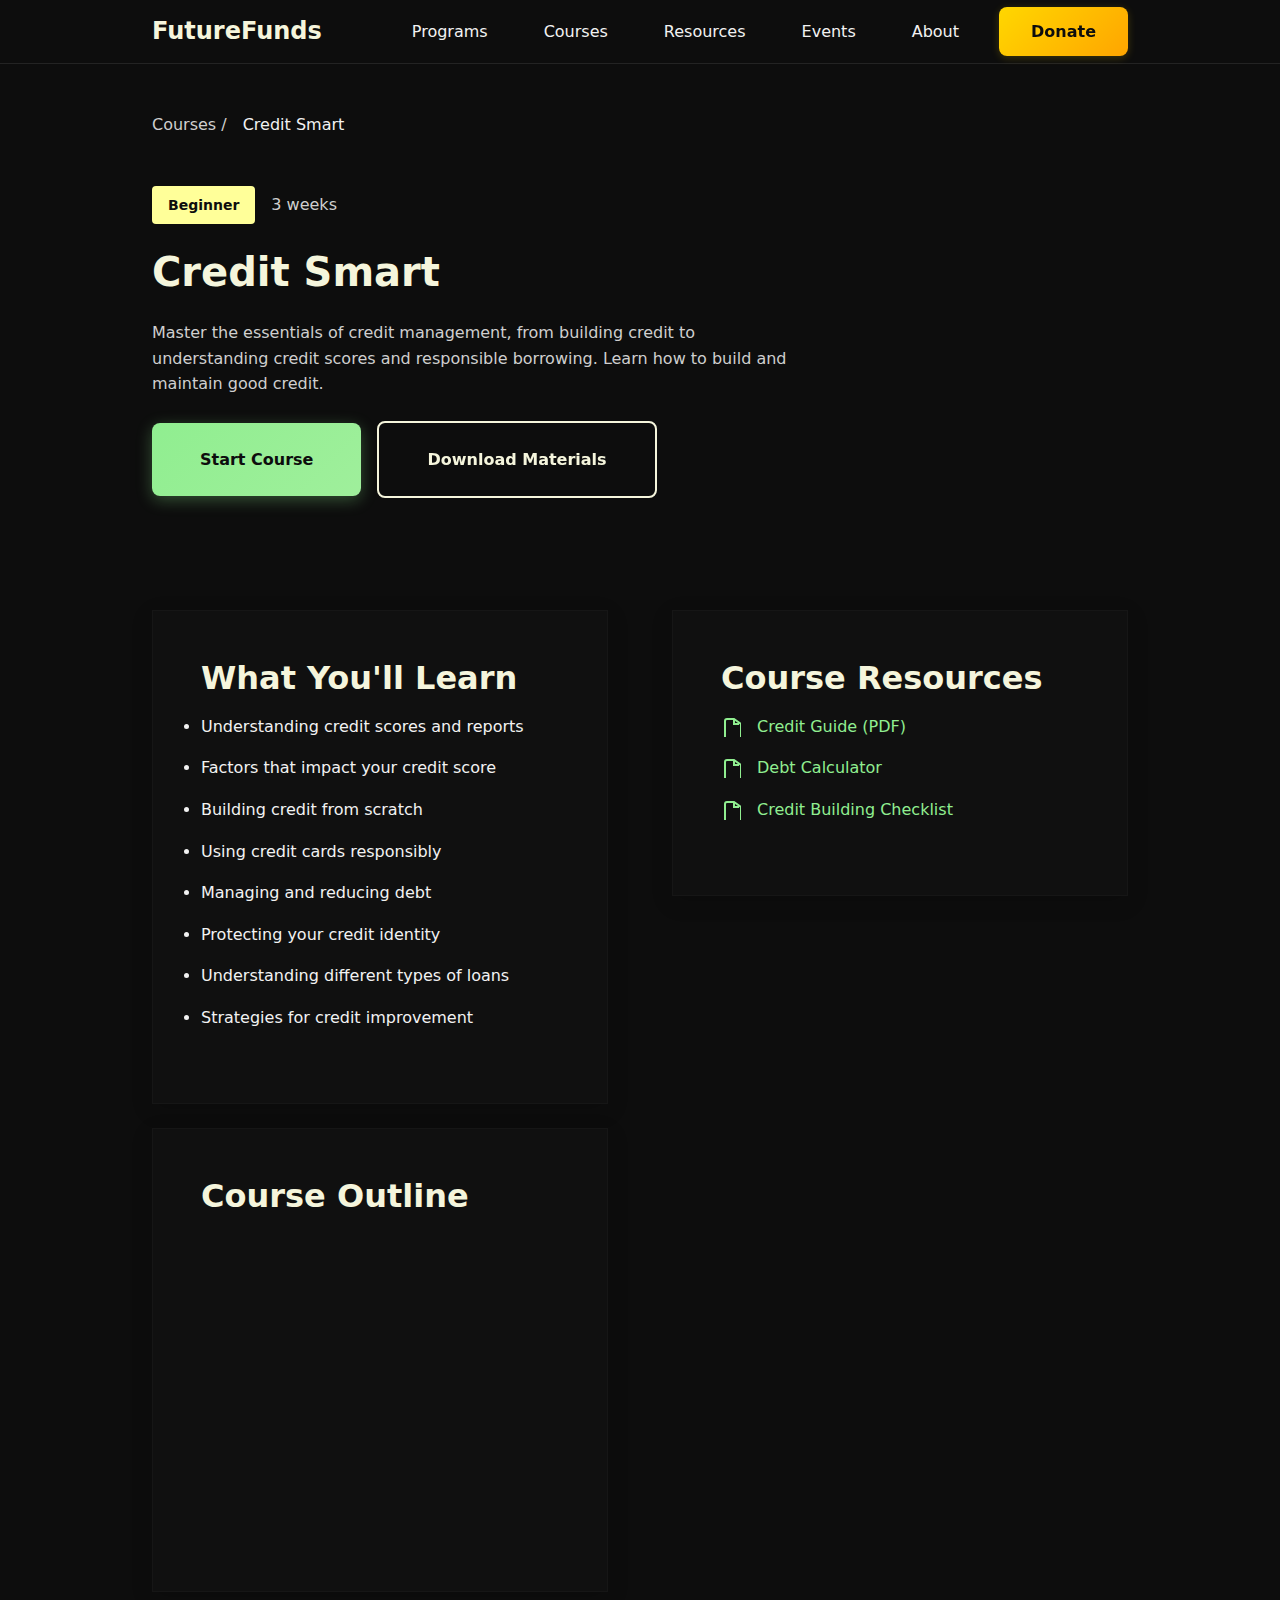
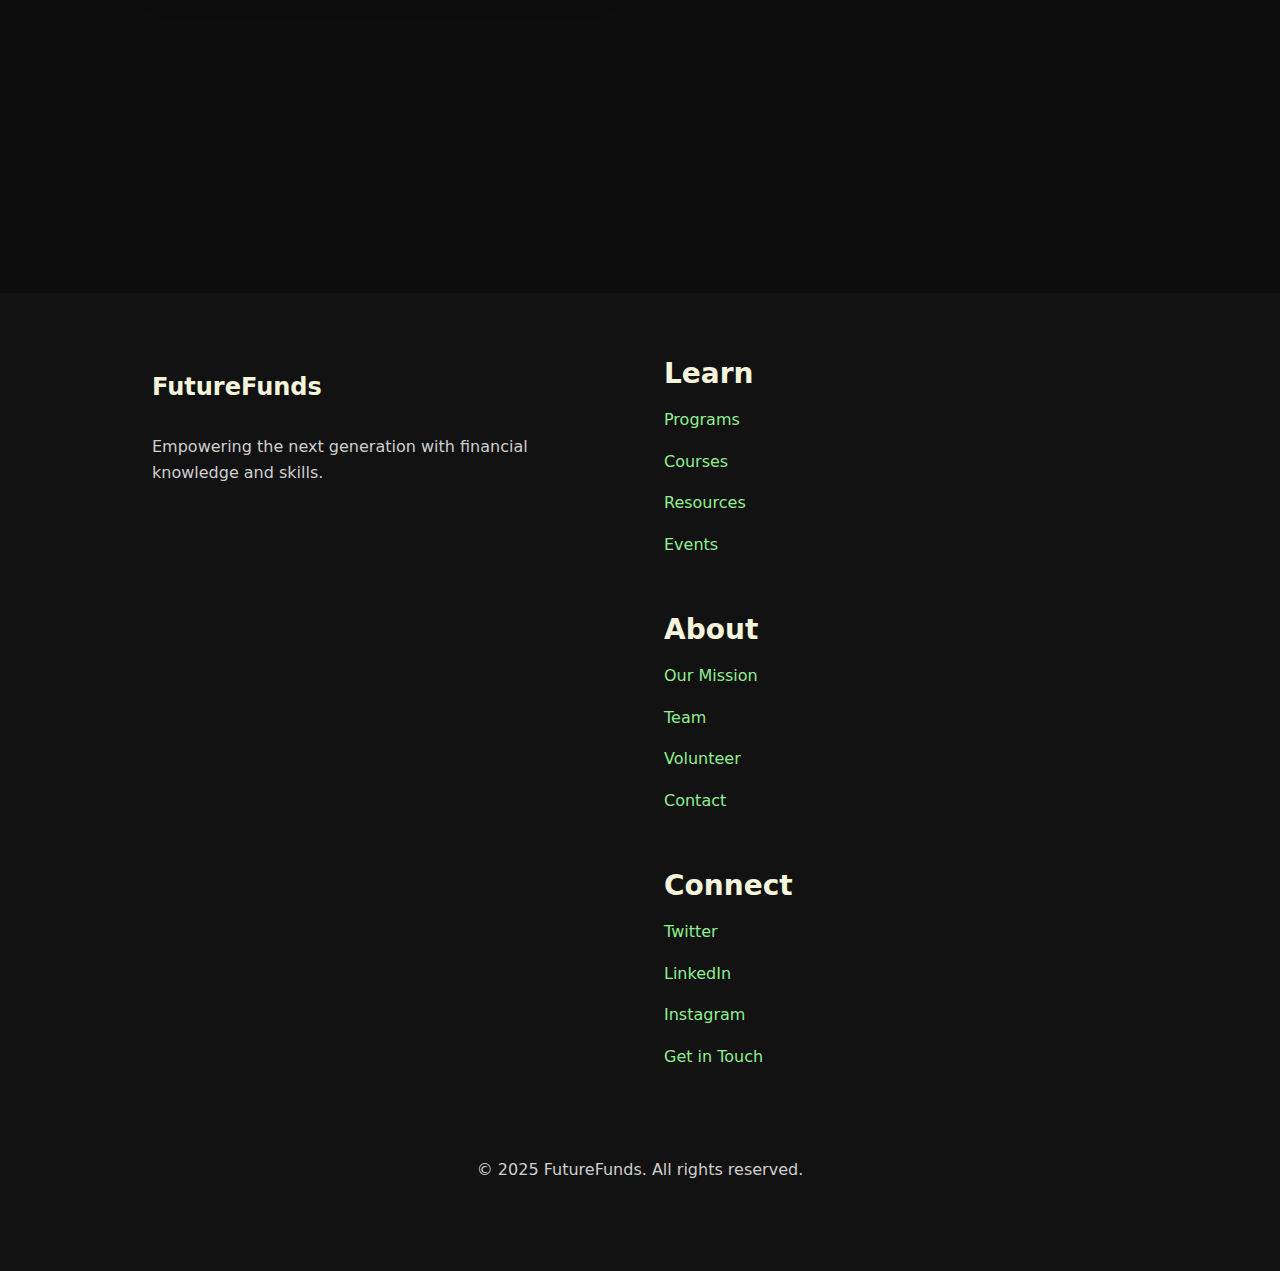
<file: course-credit-smart.html>
<!DOCTYPE html>
<html lang="en">
<head>
  <meta charset="UTF-8">
  <meta name="viewport" content="width=device-width, initial-scale=1.0">
  <title>Credit Smart - FutureFunds</title>
  <meta name="description" content="Master the essentials of credit management, from building credit to understanding credit scores and responsible borrowing. Learn how to build and maintain good credit.">
  
  <!-- Styles -->
  <link rel="stylesheet" href="/assets/css/styles.css">
  
  <!-- Favicon -->
  <link rel="icon" href="/assets/images/favicon.ico" sizes="any">
  <link rel="icon" href="/assets/images/icon.svg" type="image/svg+xml">
  <link rel="apple-touch-icon" href="/assets/images/apple-touch-icon.png">
  <link rel="manifest" href="/manifest.json">
</head>
<body>
  <!-- Skip Link -->
  <a href="#main" class="visually-hidden">Skip to main content</a>
  
  <!-- Navigation -->
  <nav class="nav" role="navigation">
    <div class="container nav__container">
      <a href="/" class="nav__logo">FutureFunds</a>
      
      <button class="nav__toggle" aria-expanded="false" aria-controls="nav-menu" aria-label="Toggle navigation">
        <span class="visually-hidden">Menu</span>
        <svg width="24" height="24" aria-hidden="true">
          <path d="M3 12h18M3 6h18M3 18h18" stroke="currentColor" stroke-width="2" stroke-linecap="round"/>
        </svg>
      </button>
      
      <ul class="nav__menu" id="nav-menu">
        <li><a href="/programs.html" class="nav__link">Programs</a></li>
        <li><a href="/courses.html" class="nav__link">Courses</a></li>
        <li><a href="/resources.html" class="nav__link">Resources</a></li>
        <li><a href="/events.html" class="nav__link">Events</a></li>
        <li><a href="/about.html" class="nav__link">About</a></li>
        <li><a href="/donate.html" class="nav__link nav__link--donate">Donate</a></li>
      </ul>
    </div>
  </nav>
  
  <main id="main">
    <!-- Course Header -->
    <header class="section" style="padding-block: var(--space-xl);">
      <div class="container">
        <div class="reveal">
          <!-- Breadcrumb -->
          <nav aria-label="Breadcrumb" class="cluster" style="margin-bottom: var(--space-md);">
            <ol class="cluster" style="list-style: none; padding: 0;">
              <li>
                <a href="/courses.html" class="text-muted">Courses</a>
                <span class="text-muted" aria-hidden="true">/</span>
              </li>
              <li>
                <span aria-current="page">Credit Smart</span>
              </li>
            </ol>
          </nav>
          
          <!-- Course Info -->
          <div class="stack">
            <div class="cluster">
              <span class="badge">Beginner</span>
              <span class="text-muted">3 weeks</span>
            </div>
            
            <h1>Credit Smart</h1>
            
            <p class="text-muted" style="max-width: 65ch;">
              Master the essentials of credit management, from building credit to understanding credit scores and responsible borrowing. Learn how to build and maintain good credit.
            </p>
            
            <div class="cluster" style="margin-top: var(--space-md);">
              <button class="btn btn--primary" id="start-course">
                Start Course
              </button>
              <a href="/resources.html#credit-guide" class="btn btn--secondary">
                Download Materials
              </a>
            </div>
          </div>
        </div>
      </div>
    </header>
    
    <!-- Course Content -->
    <section class="section">
      <div class="container">
        <div class="grid" style="gap: var(--space-2xl);">
          <!-- Main Content -->
          <div class="stack reveal">
            <!-- Learning Outcomes -->
            <div class="card">
              <h2>What You'll Learn</h2>
              <ul class="stack-sm">
                <li>Understanding credit scores and reports</li>
                <li>Factors that impact your credit score</li>
                <li>Building credit from scratch</li>
                <li>Using credit cards responsibly</li>
                <li>Managing and reducing debt</li>
                <li>Protecting your credit identity</li>
                <li>Understanding different types of loans</li>
                <li>Strategies for credit improvement</li>
              </ul>
            </div>
            
            <!-- Course Outline -->
            <div class="card">
              <h2>Course Outline</h2>
              
              <div class="stack">
                <!-- Week 1 -->
                <details class="reveal">
                  <summary class="cluster" style="cursor: pointer; padding: var(--space-sm) 0;">
                    <h3 style="margin: 0;">Week 1: Credit Basics</h3>
                  </summary>
                  <div class="stack-sm" style="padding: var(--space-md) 0;">
                    <p>Understanding the fundamentals of credit:</p>
                    <ul>
                      <li>What is credit?</li>
                      <li>Types of credit</li>
                      <li>Credit reports explained</li>
                      <li>Credit score components</li>
                    </ul>
                  </div>
                </details>
                
                <!-- Week 2 -->
                <details class="reveal">
                  <summary class="cluster" style="cursor: pointer; padding: var(--space-sm) 0;">
                    <h3 style="margin: 0;">Week 2: Building and Managing Credit</h3>
                  </summary>
                  <div class="stack-sm" style="padding: var(--space-md) 0;">
                    <p>Learn how to establish and maintain good credit:</p>
                    <ul>
                      <li>Starting your credit journey</li>
                      <li>Credit card basics</li>
                      <li>Payment strategies</li>
                      <li>Credit utilization</li>
                    </ul>
                  </div>
                </details>
                
                <!-- Week 3 -->
                <details class="reveal">
                  <summary class="cluster" style="cursor: pointer; padding: var(--space-sm) 0;">
                    <h3 style="margin: 0;">Week 3: Advanced Credit Topics</h3>
                  </summary>
                  <div class="stack-sm" style="padding: var(--space-md) 0;">
                    <p>Master advanced credit concepts:</p>
                    <ul>
                      <li>Loans and interest rates</li>
                      <li>Debt management strategies</li>
                      <li>Credit repair techniques</li>
                      <li>Identity protection</li>
                    </ul>
                  </div>
                </details>
              </div>
            </div>
          </div>
          
          <!-- Sidebar -->
          <aside class="stack">
            <!-- Resources -->
            <div class="card reveal">
              <h2>Course Resources</h2>
              <ul class="stack-sm" style="list-style: none;">
                <li>
                  <a href="/downloads/credit-guide.pdf" class="cluster">
                    <svg width="20" height="20" aria-hidden="true">
                      <path d="M13 2H6a2 2 0 0 0-2 2v16a2 2 0 0 0 2 2h12a2 2 0 0 0 2-2V7l-7-5z" fill="none" stroke="currentColor" stroke-width="2"/>
                      <polyline points="13 2 13 7 18 7" fill="none" stroke="currentColor" stroke-width="2"/>
                    </svg>
                    Credit Guide (PDF)
                  </a>
                </li>
                <li>
                  <a href="/downloads/debt-calculator.xlsx" class="cluster">
                    <svg width="20" height="20" aria-hidden="true">
                      <path d="M13 2H6a2 2 0 0 0-2 2v16a2 2 0 0 0 2 2h12a2 2 0 0 0 2-2V7l-7-5z" fill="none" stroke="currentColor" stroke-width="2"/>
                      <polyline points="13 2 13 7 18 7" fill="none" stroke="currentColor" stroke-width="2"/>
                    </svg>
                    Debt Calculator
                  </a>
                </li>
                <li>
                  <a href="/downloads/credit-checklist.pdf" class="cluster">
                    <svg width="20" height="20" aria-hidden="true">
                      <path d="M13 2H6a2 2 0 0 0-2 2v16a2 2 0 0 0 2 2h12a2 2 0 0 0 2-2V7l-7-5z" fill="none" stroke="currentColor" stroke-width="2"/>
                      <polyline points="13 2 13 7 18 7" fill="none" stroke="currentColor" stroke-width="2"/>
                    </svg>
                    Credit Building Checklist
                  </a>
                </li>
              </ul>
            </div>
            
            <!-- Progress Tracking -->
            <div class="card reveal">
              <h2>Progress Tracking</h2>
              <p class="text-muted">Coming Soon</p>
              <p>Track your progress, complete exercises, and earn certificates as you master credit management.</p>
            </div>
            
            <!-- Related Courses -->
            <div class="card reveal">
              <h2>Related Courses</h2>
              <ul class="stack-sm" style="list-style: none;">
                <li>
                  <a href="/course-budgeting-101.html">Budgeting 101</a>
                </li>
                <li>
                  <a href="/course-first-budget.html">Building Your First Budget</a>
                </li>
              </ul>
            </div>
            
            <!-- Credit Score Simulator -->
            <div class="card reveal">
              <h2>Credit Score Simulator</h2>
              <p>See how different actions can affect your credit score with our interactive simulator.</p>
              <p class="text-muted">Coming Soon</p>
            </div>
          </aside>
        </div>
      </div>
    </section>
  </main>
  
  <!-- Footer -->
  <footer class="section" style="background-color: var(--ff-surface);">
    <div class="container">
      <div class="grid" style="gap: var(--space-xl);">
        <div>
          <h2 class="nav__logo">FutureFunds</h2>
          <p class="text-muted" style="margin-top: var(--space-sm);">
            Empowering the next generation with financial knowledge and skills.
          </p>
        </div>
        
        <nav aria-label="Footer Navigation">
          <div class="grid" style="gap: var(--space-lg);">
            <div>
              <h3>Learn</h3>
              <ul class="stack-sm" style="list-style: none;">
                <li><a href="/programs.html">Programs</a></li>
                <li><a href="/courses.html">Courses</a></li>
                <li><a href="/resources.html">Resources</a></li>
                <li><a href="/events.html">Events</a></li>
              </ul>
            </div>
            
            <div>
              <h3>About</h3>
              <ul class="stack-sm" style="list-style: none;">
                <li><a href="/about.html">Our Mission</a></li>
                <li><a href="/about.html#team">Team</a></li>
                <li><a href="/volunteer.html">Volunteer</a></li>
                <li><a href="/contact.html">Contact</a></li>
              </ul>
            </div>
            
            <div>
              <h3>Connect</h3>
              <ul class="stack-sm" style="list-style: none;">
                <li><a href="https://twitter.com/futurefunds">Twitter</a></li>
                <li><a href="https://linkedin.com/company/futurefunds">LinkedIn</a></li>
                <li><a href="https://instagram.com/futurefunds">Instagram</a></li>
                <li><a href="/contact.html">Get in Touch</a></li>
              </ul>
            </div>
          </div>
        </nav>
      </div>
      
      <div style="margin-top: var(--space-2xl); text-align: center;">
        <p class="text-muted">
          © 2025 FutureFunds. All rights reserved.
        </p>
      </div>
    </div>
  </footer>
  
  <!-- Scripts -->
  <script type="module" src="/assets/js/main.js"></script>
  
  <script>
    // Handle "Start Course" button
    document.getElementById('start-course').addEventListener('click', () => {
      // This is a placeholder - in a real implementation, this would:
      // 1. Check if user is logged in
      // 2. Create/resume course progress
      // 3. Redirect to first lesson or last viewed
      alert('Course functionality coming soon! Check back for updates.');
    });
  </script>
</body>
</html>
</file>
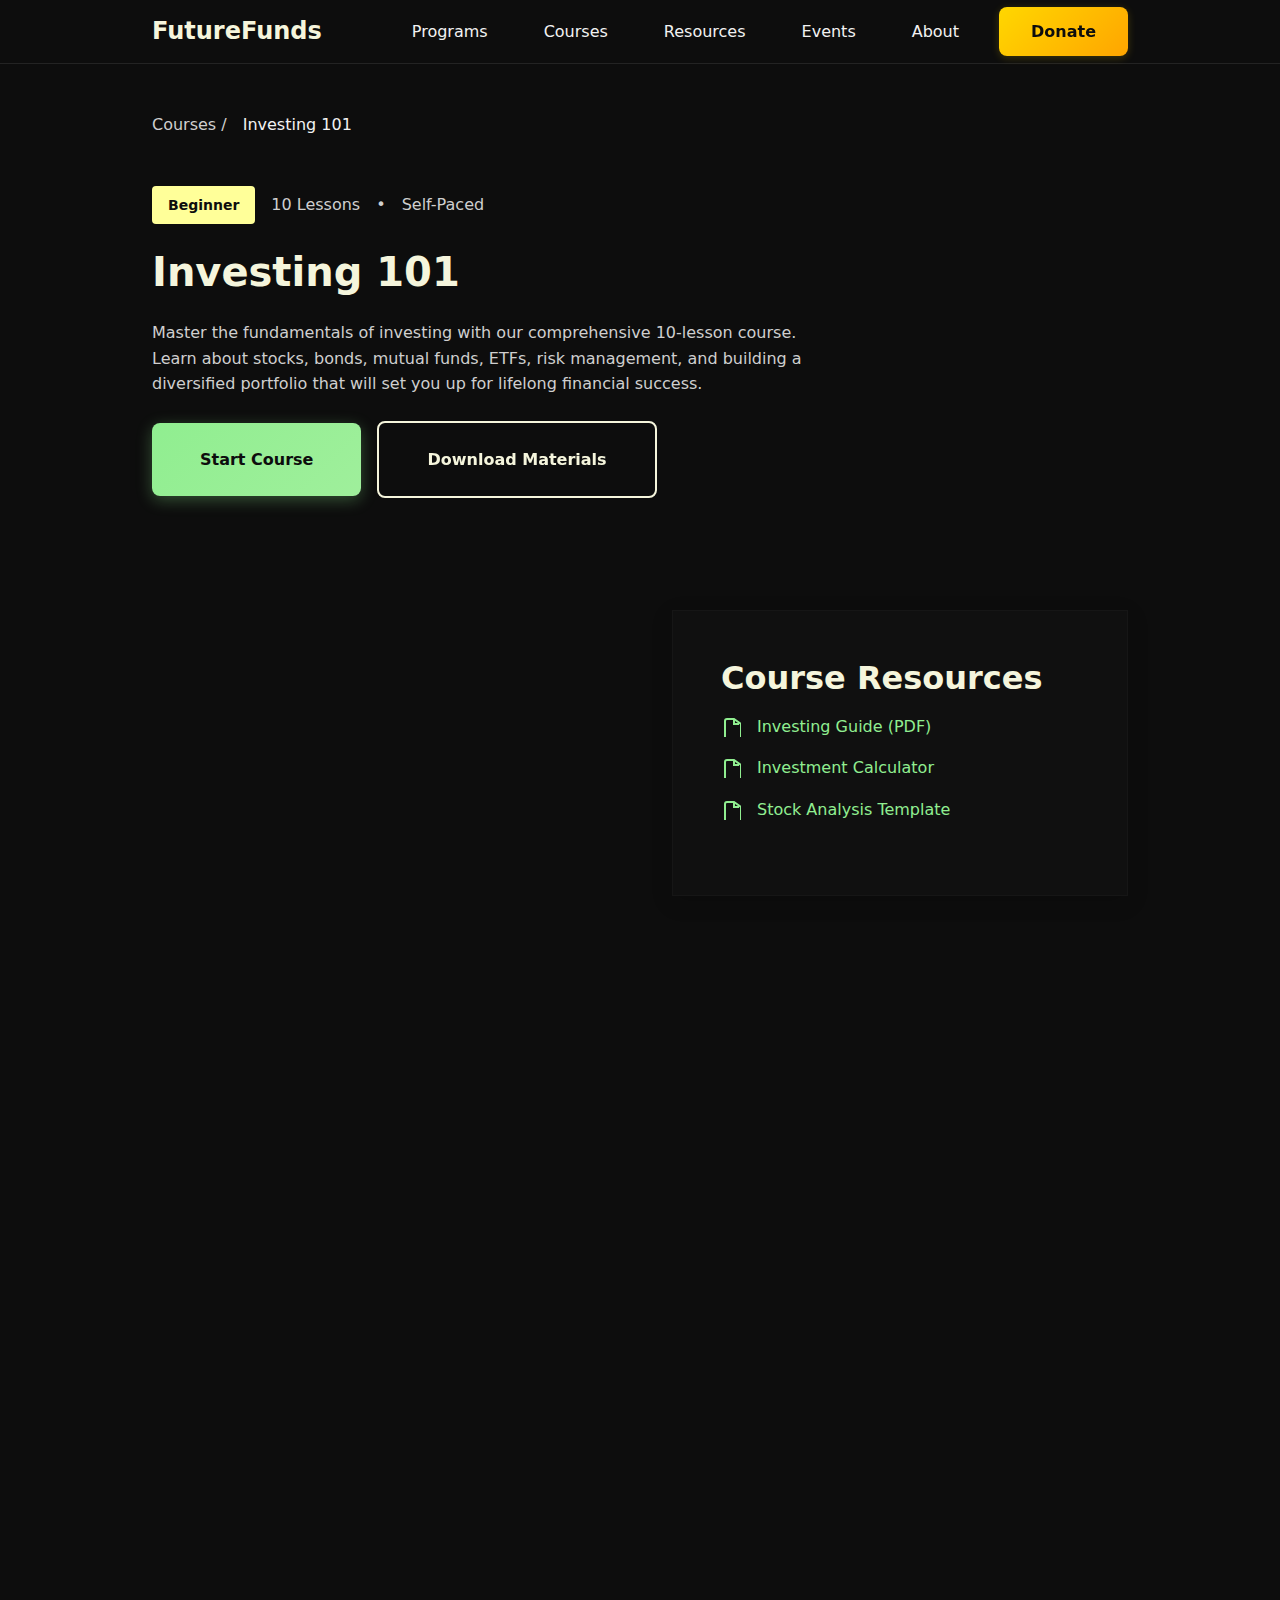
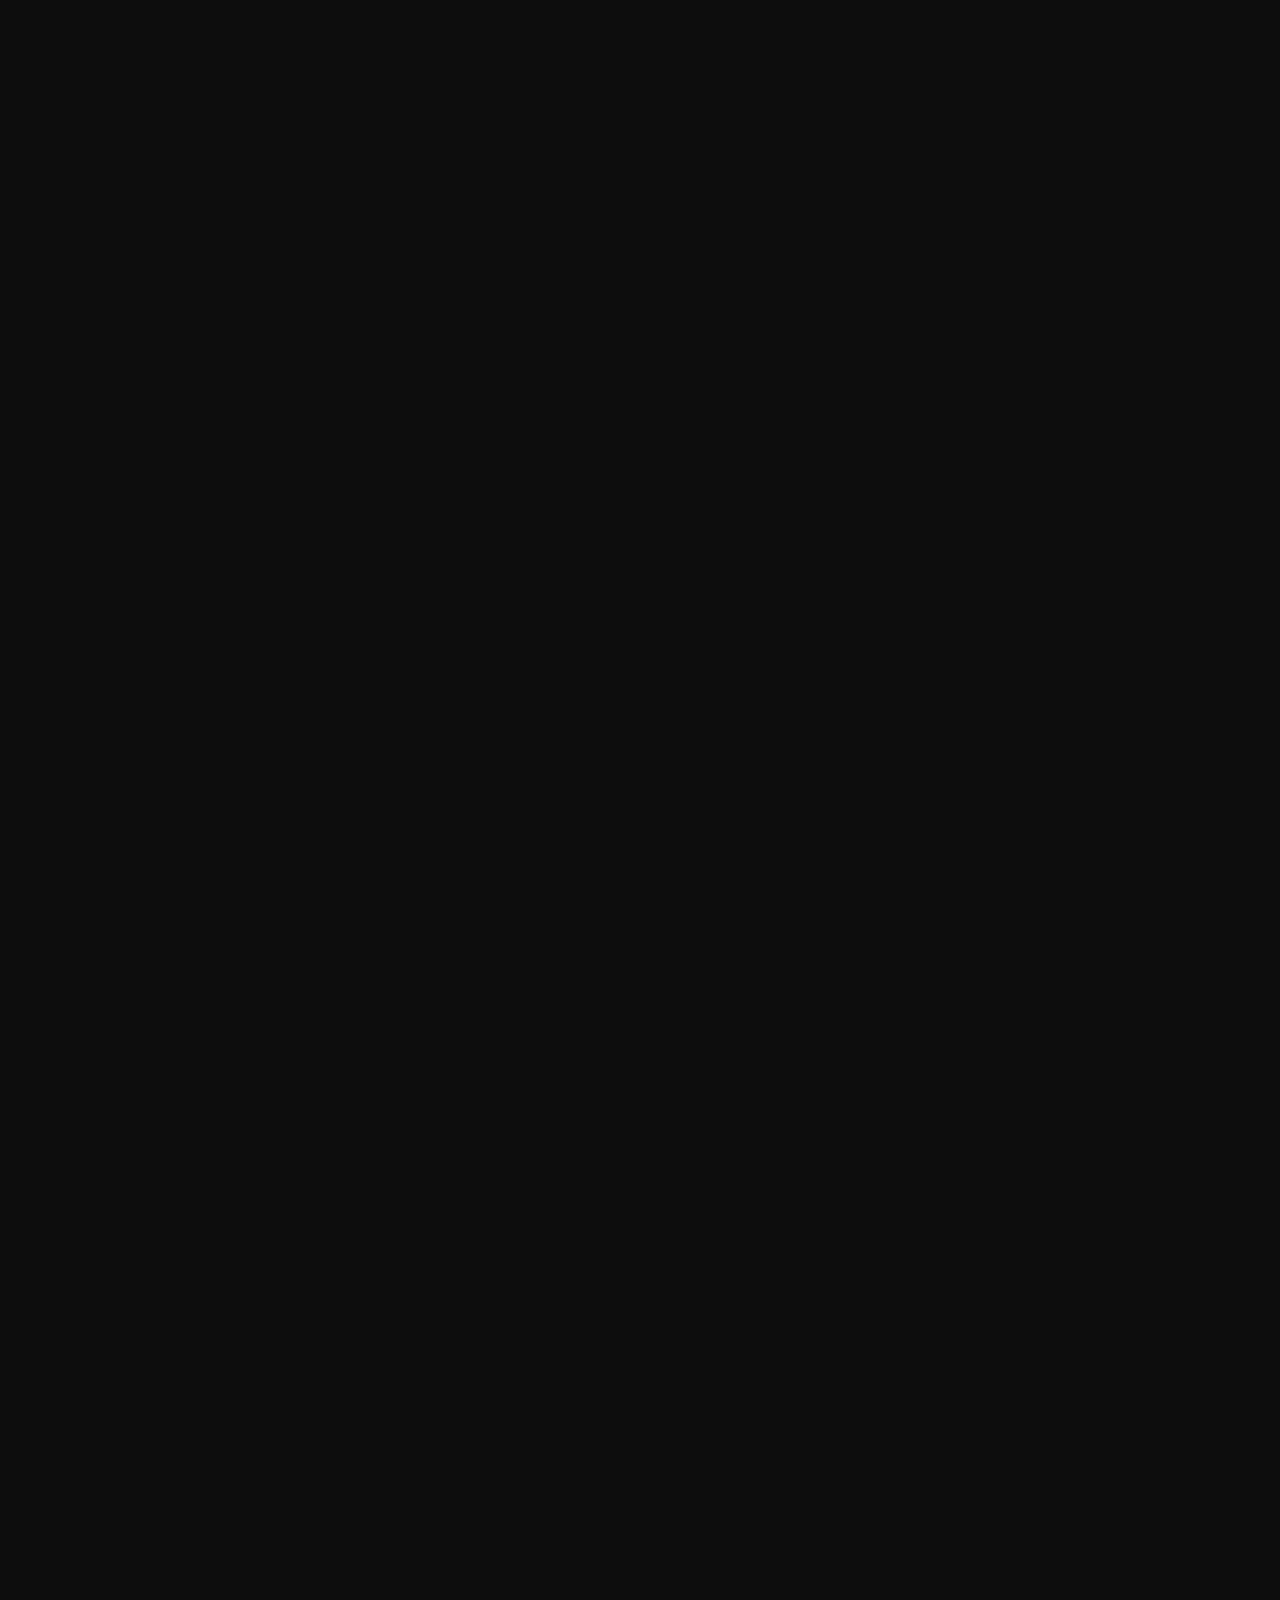
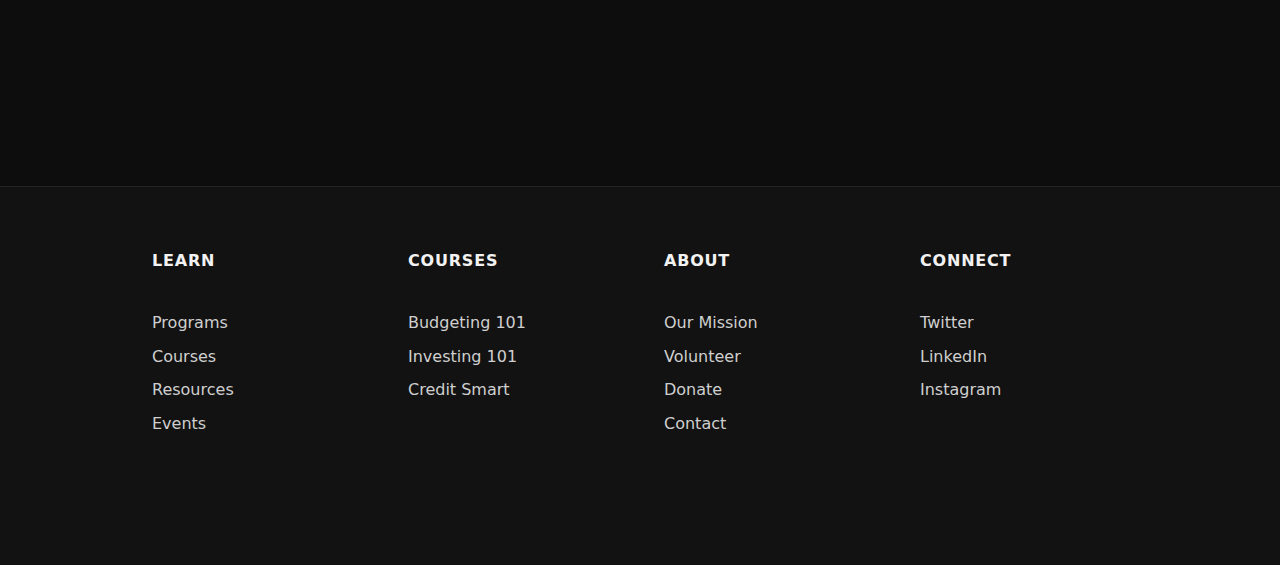
<file: course-investing-101.html>
<!DOCTYPE html>
<html lang="en">
<head>
  <meta charset="UTF-8">
  <meta name="viewport" content="width=device-width, initial-scale=1.0">
  <title>Investing 101 - 10 Lessons - FutureFunds</title>
  <meta name="description" content="Master investing fundamentals with our comprehensive 10-lesson course. Learn about stocks, bonds, mutual funds, risk management, and building a diversified portfolio.">
  
  <!-- Styles -->
  <link rel="stylesheet" href="/assets/css/styles.css">
  
  <!-- Favicon -->
  <link rel="icon" href="/assets/images/favicon.ico" sizes="any">
  <link rel="icon" href="/assets/images/icon.svg" type="image/svg+xml">
  <link rel="apple-touch-icon" href="/assets/images/apple-touch-icon.png">
  <link rel="manifest" href="/manifest.json">
</head>
<body>
  <!-- Skip Link -->
  <a href="#main" class="visually-hidden">Skip to main content</a>
  
  <!-- Navigation -->
  <nav class="nav" role="navigation">
    <div class="container nav__container">
      <a href="/" class="nav__logo">FutureFunds</a>
      
      <button class="nav__toggle" aria-expanded="false" aria-controls="nav-menu" aria-label="Toggle navigation">
        <span class="visually-hidden">Menu</span>
        <svg width="24" height="24" aria-hidden="true">
          <path d="M3 12h18M3 6h18M3 18h18" stroke="currentColor" stroke-width="2" stroke-linecap="round"/>
        </svg>
      </button>
      
      <ul class="nav__menu" id="nav-menu">
        <li><a href="/programs.html" class="nav__link">Programs</a></li>
        <li><a href="/courses.html" class="nav__link">Courses</a></li>
        <li><a href="/resources.html" class="nav__link">Resources</a></li>
        <li><a href="/events.html" class="nav__link">Events</a></li>
        <li><a href="/about.html" class="nav__link">About</a></li>
        <li><a href="/donate.html" class="nav__link nav__link--donate">Donate</a></li>
      </ul>
    </div>
  </nav>
  
  <main id="main">
    <!-- Course Header -->
    <header class="section" style="padding-block: var(--space-xl);">
      <div class="container">
        <div class="reveal">
          <!-- Breadcrumb -->
          <nav aria-label="Breadcrumb" class="cluster" style="margin-bottom: var(--space-md);">
            <ol class="cluster" style="list-style: none; padding: 0;">
              <li>
                <a href="/courses.html" class="text-muted">Courses</a>
                <span class="text-muted" aria-hidden="true">/</span>
              </li>
              <li>
                <span aria-current="page">Investing 101</span>
              </li>
            </ol>
          </nav>
          
          <!-- Course Info -->
          <div class="stack">
            <div class="cluster">
              <span class="badge">Beginner</span>
              <span class="text-muted">10 Lessons</span>
              <span class="text-muted">•</span>
              <span class="text-muted">Self-Paced</span>
            </div>
            
            <h1>Investing 101</h1>
            
            <p class="text-muted" style="max-width: 65ch;">
              Master the fundamentals of investing with our comprehensive 10-lesson course. Learn about stocks, bonds, mutual funds, ETFs, risk management, and building a diversified portfolio that will set you up for lifelong financial success.
            </p>
            
            <div class="cluster" style="margin-top: var(--space-md);">
              <button class="btn btn--primary" id="start-course">
                Start Course
              </button>
              <a href="/resources.html#investing-guide" class="btn btn--secondary">
                Download Materials
              </a>
            </div>
          </div>
        </div>
      </div>
    </header>
    
    <!-- Course Content -->
    <section class="section">
      <div class="container">
        <div class="grid" style="gap: var(--space-2xl);">
          <!-- Main Content -->
          <div class="stack reveal">
            <!-- Learning Outcomes -->
            <div class="card">
              <h2>What You'll Learn</h2>
              <ul class="stack-sm">
                <li>Master the fundamentals of investing and why it matters</li>
                <li>Understand different types of investments: stocks, bonds, and more</li>
                <li>Learn the importance of saving and compound interest</li>
                <li>Grasp the relationship between risk and return</li>
                <li>Build a diversified portfolio through asset allocation</li>
                <li>Compare mutual funds and ETFs for optimal investing</li>
                <li>Navigate stock market basics and market indices</li>
                <li>Explore key investment strategies for long-term success</li>
                <li>Analyze investments using fundamental and technical analysis</li>
                <li>Implement risk management strategies to protect your wealth</li>
              </ul>
            </div>
            
            <!-- Course Outline -->
            <div class="card">
              <h2>Course Lessons</h2>
              <p class="text-muted" style="margin-bottom: var(--space-lg);">10 comprehensive lessons with pre-quizzes, articles, and post-quizzes</p>
              
              <div class="stack">
                <!-- Lesson 1 -->
                <details class="lesson-detail">
                  <summary class="lesson-summary">
                    <div class="lesson-header">
                      <span class="lesson-number">01</span>
                      <div class="lesson-info">
                        <h3>Introduction to Investing</h3>
                        <p class="text-muted">What is investing and why it matters</p>
                      </div>
                    </div>
                  </summary>
                  <div class="lesson-content">
                    <div class="lesson-components">
                      <div class="component">
                        <span class="component-type">Article</span>
                        <span>What Is Investing? - Investopedia</span>
                      </div>
                      <div class="component">
                        <span class="component-type">Pre-Quiz</span>
                        <span>5 Questions</span>
                      </div>
                      <div class="component">
                        <span class="component-type">Post-Quiz</span>
                        <span>5 Questions</span>
                      </div>
                    </div>
                  </div>
                </details>

                <!-- Lesson 2 -->
                <details class="lesson-detail">
                  <summary class="lesson-summary">
                    <div class="lesson-header">
                      <span class="lesson-number">02</span>
                      <div class="lesson-info">
                        <h3>Types of Investments</h3>
                        <p class="text-muted">Stocks, bonds, mutual funds, and more</p>
                      </div>
                    </div>
                  </summary>
                  <div class="lesson-content">
                    <div class="lesson-components">
                      <div class="component">
                        <span class="component-type">Article</span>
                        <span>Types of Investments - Khan Academy</span>
                      </div>
                      <div class="component">
                        <span class="component-type">Pre-Quiz</span>
                        <span>5 Questions</span>
                      </div>
                      <div class="component">
                        <span class="component-type">Post-Quiz</span>
                        <span>5 Questions</span>
                      </div>
                    </div>
                  </div>
                </details>

                <!-- Lesson 3 -->
                <details class="lesson-detail">
                  <summary class="lesson-summary">
                    <div class="lesson-header">
                      <span class="lesson-number">03</span>
                      <div class="lesson-info">
                        <h3>The Importance of Saving and Compound Interest</h3>
                        <p class="text-muted">Building wealth through time and patience</p>
                      </div>
                    </div>
                  </summary>
                  <div class="lesson-content">
                    <div class="lesson-components">
                      <div class="component">
                        <span class="component-type">Article</span>
                        <span>Compound Interest - Investopedia</span>
                      </div>
                      <div class="component">
                        <span class="component-type">Pre-Quiz</span>
                        <span>5 Questions</span>
                      </div>
                      <div class="component">
                        <span class="component-type">Post-Quiz</span>
                        <span>5 Questions</span>
                      </div>
                    </div>
                  </div>
                </details>

                <!-- Lesson 4 -->
                <details class="lesson-detail">
                  <summary class="lesson-summary">
                    <div class="lesson-header">
                      <span class="lesson-number">04</span>
                      <div class="lesson-info">
                        <h3>Risk and Return</h3>
                        <p class="text-muted">Understanding the risk-reward relationship</p>
                      </div>
                    </div>
                  </summary>
                  <div class="lesson-content">
                    <div class="lesson-components">
                      <div class="component">
                        <span class="component-type">Article</span>
                        <span>Risk and Return - Investopedia</span>
                      </div>
                      <div class="component">
                        <span class="component-type">Pre-Quiz</span>
                        <span>5 Questions</span>
                      </div>
                      <div class="component">
                        <span class="component-type">Post-Quiz</span>
                        <span>5 Questions</span>
                      </div>
                    </div>
                  </div>
                </details>

                <!-- Lesson 5 -->
                <details class="lesson-detail">
                  <summary class="lesson-summary">
                    <div class="lesson-header">
                      <span class="lesson-number">05</span>
                      <div class="lesson-info">
                        <h3>Diversification and Asset Allocation</h3>
                        <p class="text-muted">Building a balanced portfolio</p>
                      </div>
                    </div>
                  </summary>
                  <div class="lesson-content">
                    <div class="lesson-components">
                      <div class="component">
                        <span class="component-type">Article</span>
                        <span>Diversification - Investopedia</span>
                      </div>
                      <div class="component">
                        <span class="component-type">Pre-Quiz</span>
                        <span>5 Questions</span>
                      </div>
                      <div class="component">
                        <span class="component-type">Post-Quiz</span>
                        <span>5 Questions</span>
                      </div>
                    </div>
                  </div>
                </details>

                <!-- Lesson 6 -->
                <details class="lesson-detail">
                  <summary class="lesson-summary">
                    <div class="lesson-header">
                      <span class="lesson-number">06</span>
                      <div class="lesson-info">
                        <h3>Mutual Funds and ETFs</h3>
                        <p class="text-muted">Comparing fund types and their benefits</p>
                      </div>
                    </div>
                  </summary>
                  <div class="lesson-content">
                    <div class="lesson-components">
                      <div class="component">
                        <span class="component-type">Article</span>
                        <span>Mutual Funds vs. ETFs - Vanguard</span>
                      </div>
                      <div class="component">
                        <span class="component-type">Pre-Quiz</span>
                        <span>5 Questions</span>
                      </div>
                      <div class="component">
                        <span class="component-type">Post-Quiz</span>
                        <span>5 Questions</span>
                      </div>
                    </div>
                  </div>
                </details>

                <!-- Lesson 7 -->
                <details class="lesson-detail">
                  <summary class="lesson-summary">
                    <div class="lesson-header">
                      <span class="lesson-number">07</span>
                      <div class="lesson-info">
                        <h3>Stock Market Basics</h3>
                        <p class="text-muted">How stock markets work</p>
                      </div>
                    </div>
                  </summary>
                  <div class="lesson-content">
                    <div class="lesson-components">
                      <div class="component">
                        <span class="component-type">Article</span>
                        <span>Stock Market Basics - Investopedia</span>
                      </div>
                      <div class="component">
                        <span class="component-type">Pre-Quiz</span>
                        <span>5 Questions</span>
                      </div>
                      <div class="component">
                        <span class="component-type">Post-Quiz</span>
                        <span>5 Questions</span>
                      </div>
                    </div>
                  </div>
                </details>

                <!-- Lesson 8 -->
                <details class="lesson-detail">
                  <summary class="lesson-summary">
                    <div class="lesson-header">
                      <span class="lesson-number">08</span>
                      <div class="lesson-info">
                        <h3>Investment Strategies</h3>
                        <p class="text-muted">Value, growth, and momentum investing</p>
                      </div>
                    </div>
                  </summary>
                  <div class="lesson-content">
                    <div class="lesson-components">
                      <div class="component">
                        <span class="component-type">Article</span>
                        <span>5 Key Investment Strategies - Investopedia</span>
                      </div>
                      <div class="component">
                        <span class="component-type">Pre-Quiz</span>
                        <span>5 Questions</span>
                      </div>
                      <div class="component">
                        <span class="component-type">Post-Quiz</span>
                        <span>5 Questions</span>
                      </div>
                    </div>
                  </div>
                </details>

                <!-- Lesson 9 -->
                <details class="lesson-detail">
                  <summary class="lesson-summary">
                    <div class="lesson-header">
                      <span class="lesson-number">09</span>
                      <div class="lesson-info">
                        <h3>Analyzing Investments</h3>
                        <p class="text-muted">Fundamental and technical analysis</p>
                      </div>
                    </div>
                  </summary>
                  <div class="lesson-content">
                    <div class="lesson-components">
                      <div class="component">
                        <span class="component-type">Article</span>
                        <span>Investment Analysis - Investopedia</span>
                      </div>
                      <div class="component">
                        <span class="component-type">Pre-Quiz</span>
                        <span>5 Questions</span>
                      </div>
                      <div class="component">
                        <span class="component-type">Post-Quiz</span>
                        <span>5 Questions</span>
                      </div>
                    </div>
                  </div>
                </details>

                <!-- Lesson 10 -->
                <details class="lesson-detail">
                  <summary class="lesson-summary">
                    <div class="lesson-header">
                      <span class="lesson-number">10</span>
                      <div class="lesson-info">
                        <h3>Risk Management in Investing</h3>
                        <p class="text-muted">Protecting your portfolio</p>
                      </div>
                    </div>
                  </summary>
                  <div class="lesson-content">
                    <div class="lesson-components">
                      <div class="component">
                        <span class="component-type">Article</span>
                        <span>3 Strategies to Reduce Risk - Fidelity</span>
                      </div>
                      <div class="component">
                        <span class="component-type">Pre-Quiz</span>
                        <span>5 Questions</span>
                      </div>
                      <div class="component">
                        <span class="component-type">Post-Quiz</span>
                        <span>5 Questions</span>
                      </div>
                    </div>
                  </div>
                </details>
              </div>
            </div>
          </div>
          
          <!-- Sidebar -->
          <aside class="stack">
            <!-- Resources -->
            <div class="card reveal">
              <h2>Course Resources</h2>
              <ul class="stack-sm" style="list-style: none;">
                <li>
                  <a href="/downloads/investing-guide.pdf" class="cluster">
                    <svg width="20" height="20" aria-hidden="true">
                      <path d="M13 2H6a2 2 0 0 0-2 2v16a2 2 0 0 0 2 2h12a2 2 0 0 0 2-2V7l-7-5z" fill="none" stroke="currentColor" stroke-width="2"/>
                      <polyline points="13 2 13 7 18 7" fill="none" stroke="currentColor" stroke-width="2"/>
                    </svg>
                    Investing Guide (PDF)
                  </a>
                </li>
                <li>
                  <a href="/downloads/investment-calculator.xlsx" class="cluster">
                    <svg width="20" height="20" aria-hidden="true">
                      <path d="M13 2H6a2 2 0 0 0-2 2v16a2 2 0 0 0 2 2h12a2 2 0 0 0 2-2V7l-7-5z" fill="none" stroke="currentColor" stroke-width="2"/>
                      <polyline points="13 2 13 7 18 7" fill="none" stroke="currentColor" stroke-width="2"/>
                    </svg>
                    Investment Calculator
                  </a>
                </li>
                <li>
                  <a href="/downloads/stock-analysis.xlsx" class="cluster">
                    <svg width="20" height="20" aria-hidden="true">
                      <path d="M13 2H6a2 2 0 0 0-2 2v16a2 2 0 0 0 2 2h12a2 2 0 0 0 2-2V7l-7-5z" fill="none" stroke="currentColor" stroke-width="2"/>
                      <polyline points="13 2 13 7 18 7" fill="none" stroke="currentColor" stroke-width="2"/>
                    </svg>
                    Stock Analysis Template
                  </a>
                </li>
              </ul>
            </div>
            
            <!-- Progress Tracking -->
            <div class="card reveal">
              <h2>Progress Tracking</h2>
              <p class="text-muted">Coming Soon</p>
              <p>Track your progress, complete exercises, and earn certificates as you master investment fundamentals.</p>
            </div>
            
            <!-- Related Courses -->
            <div class="card reveal">
              <h2>Related Courses</h2>
              <ul class="stack-sm" style="list-style: none;">
                <li>
                  <a href="/course-budgeting-101.html">Budgeting 101</a>
                </li>
                <li>
                  <a href="/course-credit-smart.html">Credit Smart</a>
                </li>
              </ul>
            </div>
            
            <!-- Investment Simulator -->
            <div class="card reveal">
              <h2>Practice Investing</h2>
              <p>Put your knowledge to the test with our upcoming investment simulator.</p>
              <a href="/simulator.html" class="btn btn--secondary" style="margin-top: var(--space-sm);">
                Learn More
              </a>
            </div>
          </aside>
        </div>
      </div>
    </section>
  </main>
  
  <!-- Footer -->
  <footer class="footer">
    <div class="container">
      <div class="footer__grid">
        <!-- Learn -->
        <div class="footer__column">
          <h2 class="footer__title">Learn</h2>
          <ul class="footer__list">
            <li><a href="/programs.html">Programs</a></li>
            <li><a href="/courses.html">Courses</a></li>
            <li><a href="/resources.html">Resources</a></li>
            <li><a href="/events.html">Events</a></li>
          </ul>
        </div>

        <!-- Courses -->
        <div class="footer__column">
          <h2 class="footer__title">Courses</h2>
          <ul class="footer__list">
            <li><a href="/course-budgeting-101.html">Budgeting 101</a></li>
            <li><a href="/course-investing-101.html">Investing 101</a></li>
            <li><a href="/course-credit-smart.html">Credit Smart</a></li>
          </ul>
        </div>

        <!-- About -->
        <div class="footer__column">
          <h2 class="footer__title">About</h2>
          <ul class="footer__list">
            <li><a href="/about.html">Our Mission</a></li>
            <li><a href="/volunteer.html">Volunteer</a></li>
            <li><a href="/donate.html">Donate</a></li>
            <li><a href="/contact.html">Contact</a></li>
          </ul>
        </div>

        <!-- Connect -->
        <div class="footer__column">
          <h2 class="footer__title">Connect</h2>
          <ul class="footer__list">
            <li><a href="https://twitter.com/futurefunds">Twitter</a></li>
            <li><a href="https://linkedin.com/company/futurefunds">LinkedIn</a></li>
            <li><a href="https://instagram.com/futurefunds">Instagram</a></li>
          </ul>
        </div>
      </div>
    </div>
  </footer>
  
  <!-- Scripts -->
  <script type="module" src="/assets/js/main.js"></script>
  
  <script>
    // Handle "Start Course" button
    document.getElementById('start-course').addEventListener('click', () => {
      // Redirect to lesson viewer starting with lesson 1 for Investing 101
      window.location.href = '/lesson.html?course=investing&lesson=1';
    });
  </script>
</body>
</html>
</file>
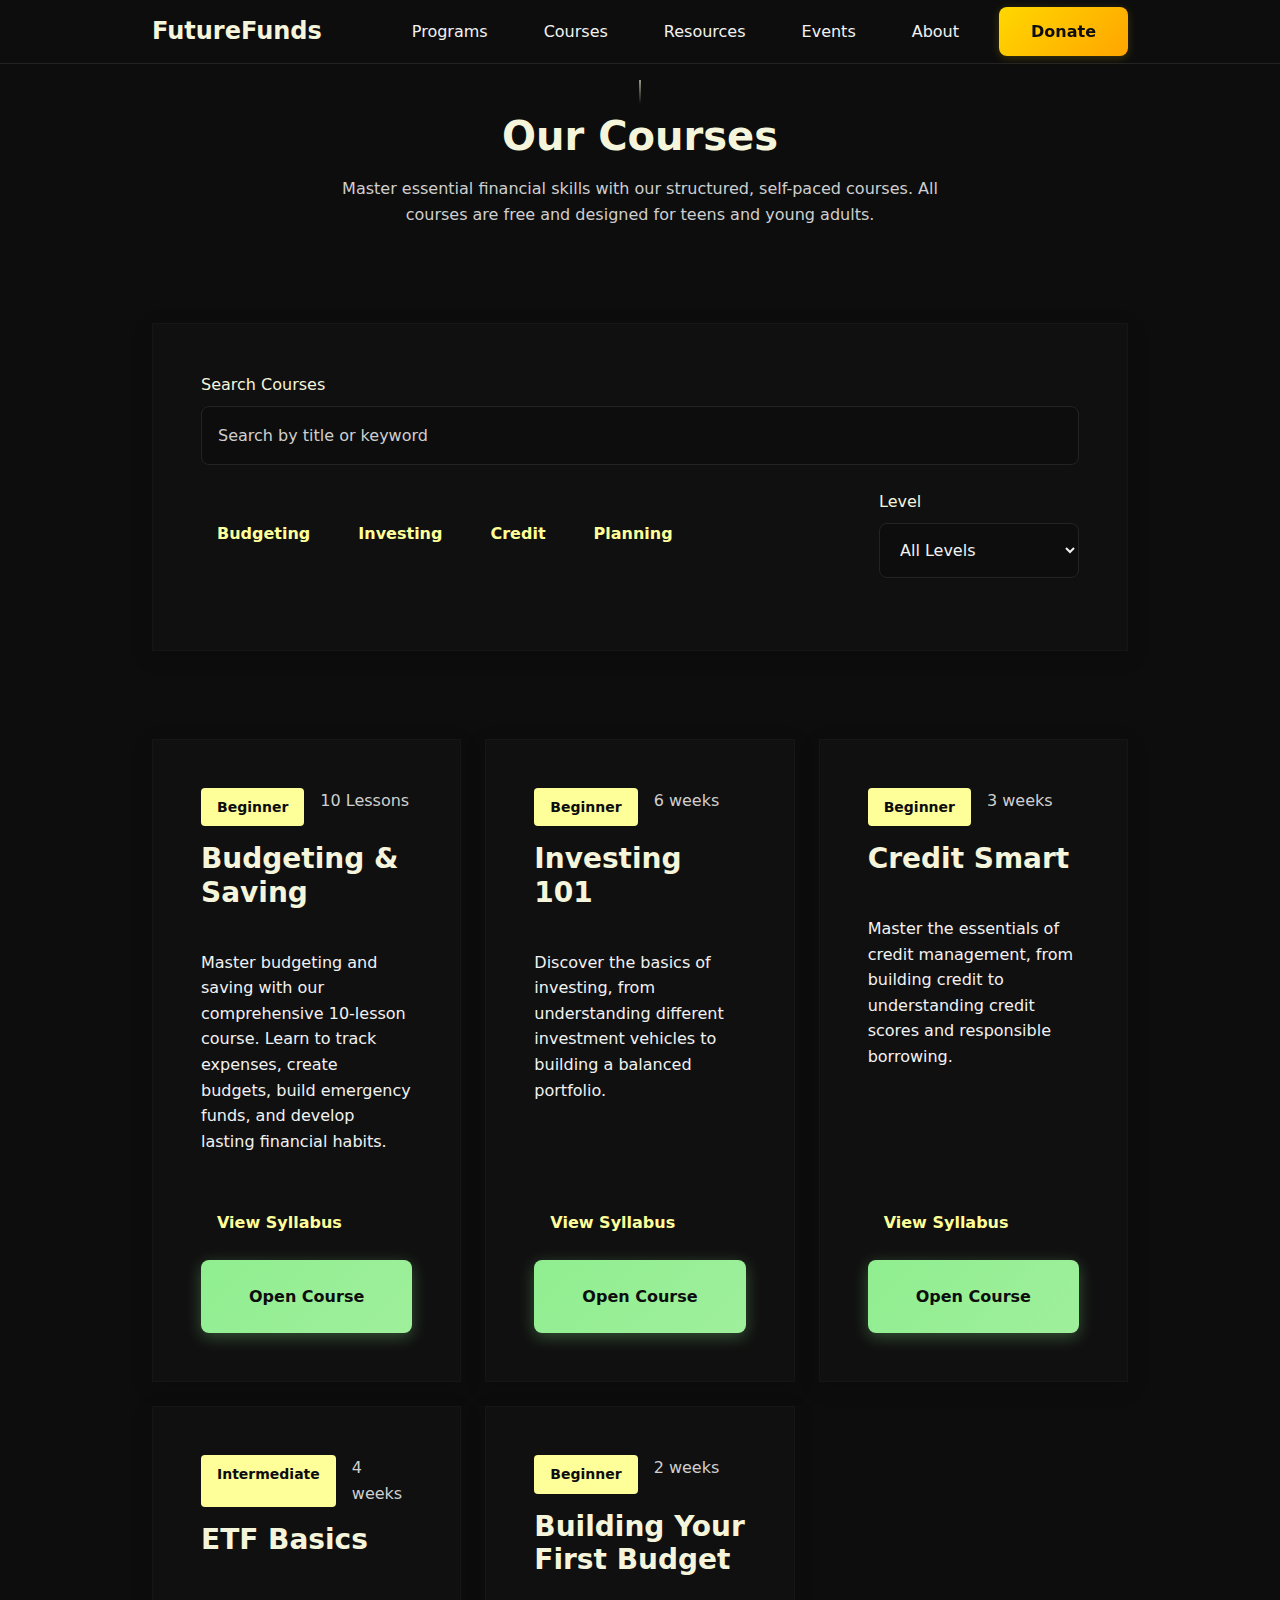
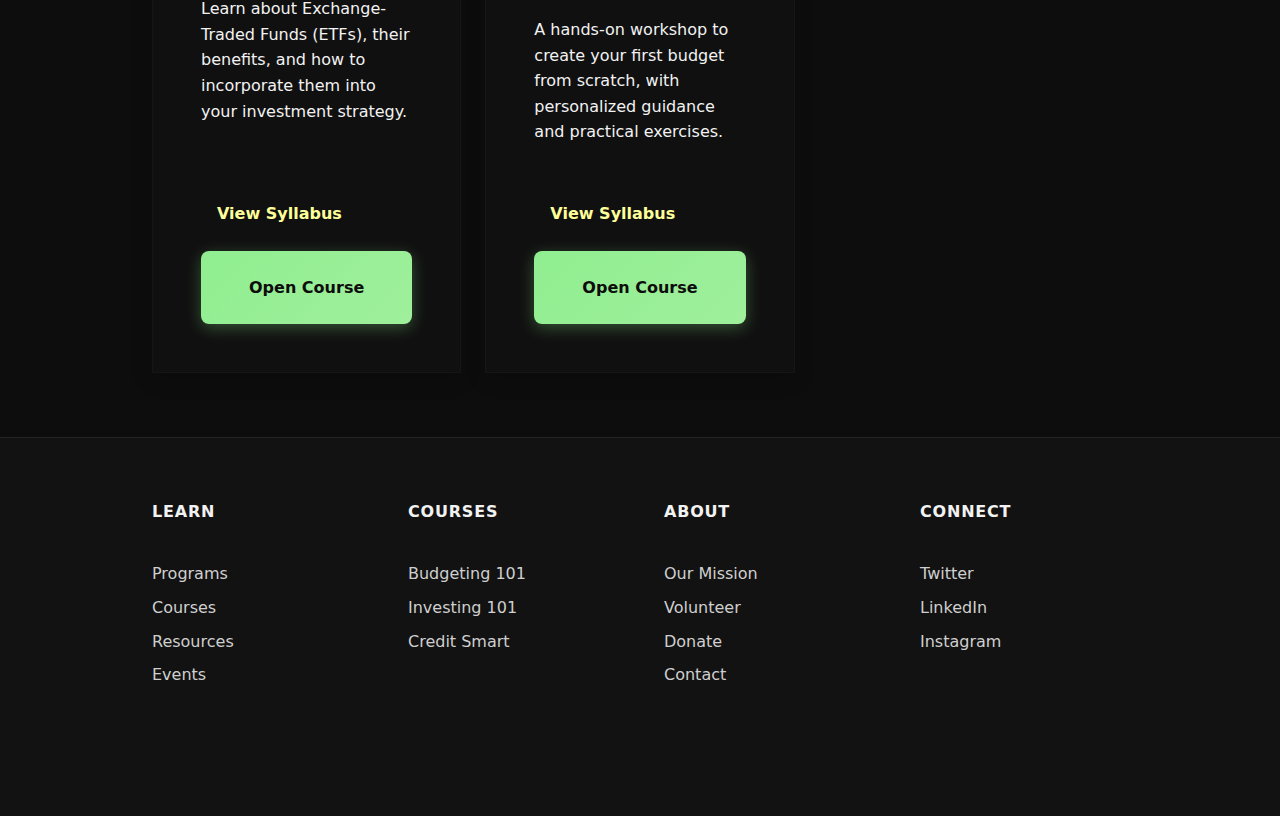
<file: courses.html>
<!DOCTYPE html>
<html lang="en">
<head>
  <meta charset="UTF-8">
  <meta name="viewport" content="width=device-width, initial-scale=1.0">
  <title>Courses - FutureFunds</title>
  <meta name="description" content="Browse our collection of financial literacy courses designed for teens and young adults. Learn budgeting, investing, credit management, and more.">
  
  <!-- Styles -->
  <link rel="stylesheet" href="/assets/css/styles.css">
  
  <!-- Favicon -->
  <link rel="icon" href="/assets/images/favicon.ico" sizes="any">
  <link rel="icon" href="/assets/images/icon.svg" type="image/svg+xml">
  <link rel="apple-touch-icon" href="/assets/images/apple-touch-icon.png">
  <link rel="manifest" href="/manifest.json">
</head>
<body>
  <!-- Skip Link -->
  <a href="#main" class="visually-hidden">Skip to main content</a>
  
  <!-- Navigation -->
  <nav class="nav" role="navigation">
    <div class="container nav__container">
      <a href="/" class="nav__logo">FutureFunds</a>
      
      <button class="nav__toggle" aria-expanded="false" aria-controls="nav-menu" aria-label="Toggle navigation">
        <span class="visually-hidden">Menu</span>
        <svg width="24" height="24" aria-hidden="true">
          <path d="M3 12h18M3 6h18M3 18h18" stroke="currentColor" stroke-width="2" stroke-linecap="round"/>
        </svg>
      </button>
      
      <ul class="nav__menu" id="nav-menu">
        <li><a href="/programs.html" class="nav__link">Programs</a></li>
        <li><a href="/courses.html" class="nav__link" aria-current="page">Courses</a></li>
        <li><a href="/resources.html" class="nav__link">Resources</a></li>
        <li><a href="/events.html" class="nav__link">Events</a></li>
        <li><a href="/about.html" class="nav__link">About</a></li>
        <li><a href="/donate.html" class="nav__link nav__link--donate">Donate</a></li>
      </ul>
    </div>
  </nav>
  
  <main id="main">
    <!-- Header -->
    <header class="section" style="padding-block: var(--space-xl);">
      <div class="container">
        <div class="section__header reveal">
          <h1>Our Courses</h1>
          <p class="text-muted">
            Master essential financial skills with our structured, self-paced courses.
            All courses are free and designed for teens and young adults.
          </p>
        </div>
      </div>
    </header>
    
    <!-- Filters -->
    <section class="section" style="padding-block: 0;">
      <div class="container">
        <div class="card reveal">
          <div class="stack">
            <!-- Search -->
            <div class="form-group">
              <label for="course-search" class="label">Search Courses</label>
              <input type="search" id="course-search" 
                     class="input" 
                     placeholder="Search by title or keyword"
                     data-filter-search>
            </div>
            
            <!-- Filter Controls -->
            <div class="cluster" style="justify-content: space-between; flex-wrap: wrap; gap: var(--space-md);">
              <!-- Topics -->
              <div class="cluster" role="group" aria-label="Filter by topic">
                <button class="btn btn--subtle" data-filter-topic="Budgeting">Budgeting</button>
                <button class="btn btn--subtle" data-filter-topic="Investing">Investing</button>
                <button class="btn btn--subtle" data-filter-topic="Credit">Credit</button>
                <button class="btn btn--subtle" data-filter-topic="Planning">Planning</button>
              </div>
              
              <!-- Level -->
              <div class="form-group" style="margin: 0; min-width: 200px;">
                <label for="level-select" class="label">Level</label>
                <select id="level-select" class="select" data-filter-level>
                  <option value="">All Levels</option>
                  <option value="Beginner">Beginner</option>
                  <option value="Intermediate">Intermediate</option>
                  <option value="Advanced">Advanced</option>
                </select>
              </div>
            </div>
            
            <!-- Active Filters -->
            <div class="filter-badges cluster" role="status" aria-live="polite"></div>
          </div>
        </div>
        
        <!-- Results Count -->
        <div class="text-muted" style="margin-top: var(--space-md);">
          <span id="filter-announcement" class="visually-hidden" role="status" aria-live="polite"></span>
        </div>
      </div>
    </section>
    
    <!-- Course Grid -->
    <section class="section">
      <div class="container">
        <div class="course-grid grid reveal">
          <!-- Courses are dynamically populated here -->
        </div>
      </div>
    </section>
  </main>
  
  <!-- Course Syllabus Modals -->
  <div id="syllabus-modals">
    <!-- Modals are dynamically populated -->
  </div>
  
  <!-- Footer -->
  <footer class="footer">
    <div class="container">
      <div class="footer__grid">
        <!-- Learn -->
        <div class="footer__column">
          <h2 class="footer__title">Learn</h2>
          <ul class="footer__list">
            <li><a href="/programs.html">Programs</a></li>
            <li><a href="/courses.html">Courses</a></li>
            <li><a href="/resources.html">Resources</a></li>
            <li><a href="/events.html">Events</a></li>
          </ul>
        </div>

        <!-- Courses -->
        <div class="footer__column">
          <h2 class="footer__title">Courses</h2>
          <ul class="footer__list">
            <li><a href="/course-budgeting-101.html">Budgeting 101</a></li>
            <li><a href="/course-investing-101.html">Investing 101</a></li>
            <li><a href="/course-credit-smart.html">Credit Smart</a></li>
          </ul>
        </div>

        <!-- About -->
        <div class="footer__column">
          <h2 class="footer__title">About</h2>
          <ul class="footer__list">
            <li><a href="/about.html">Our Mission</a></li>
            <li><a href="/volunteer.html">Volunteer</a></li>
            <li><a href="/donate.html">Donate</a></li>
            <li><a href="/contact.html">Contact</a></li>
          </ul>
        </div>

        <!-- Connect -->
        <div class="footer__column">
          <h2 class="footer__title">Connect</h2>
          <ul class="footer__list">
            <li><a href="https://twitter.com/futurefunds">Twitter</a></li>
            <li><a href="https://linkedin.com/company/futurefunds">LinkedIn</a></li>
            <li><a href="https://instagram.com/futurefunds">Instagram</a></li>
          </ul>
        </div>
      </div>
    </div>
  </footer>
  
  <!-- Scripts -->
  <script type="module" src="/assets/js/main.js"></script>
  <script type="module" src="/assets/js/modal.js"></script>
  <script type="module" src="/assets/js/filter.js"></script>
  
  <script type="module">
    // Create syllabus modals
    fetch('/assets/data/courses.json')
      .then(response => response.json())
      .then(data => {
        const modalsContainer = document.getElementById('syllabus-modals');
        
        data.courses.forEach(course => {
          const modal = document.createElement('div');
          modal.className = 'modal';
          modal.id = `syllabus-${course.slug}`;
          modal.setAttribute('aria-labelledby', `syllabus-title-${course.slug}`);
          
          modal.innerHTML = `
            <div class="modal__content">
              <button class="modal__close" aria-label="Close modal">×</button>
              
              <h2 id="syllabus-title-${course.slug}">${course.title} - Syllabus</h2>
              
              <div class="stack" style="margin-top: var(--space-lg);">
                <div>
                  <h3>Course Overview</h3>
                  <p>${course.summary}</p>
                </div>
                
                <div>
                  <h3>What You'll Learn</h3>
                  <ul class="stack-sm">
                    ${course.syllabus.map(item => `<li>${item}</li>`).join('')}
                  </ul>
                </div>
                
                <div class="cluster" style="margin-top: var(--space-xl);">
                  <a href="/course-${course.slug}.html" class="btn btn--primary">
                    Start Course
                  </a>
                </div>
              </div>
            </div>
          `;
          
          modalsContainer.appendChild(modal);
        });
      })
      .catch(error => console.error('Error loading course data:', error));
  </script>
</body>
</html>
</file>
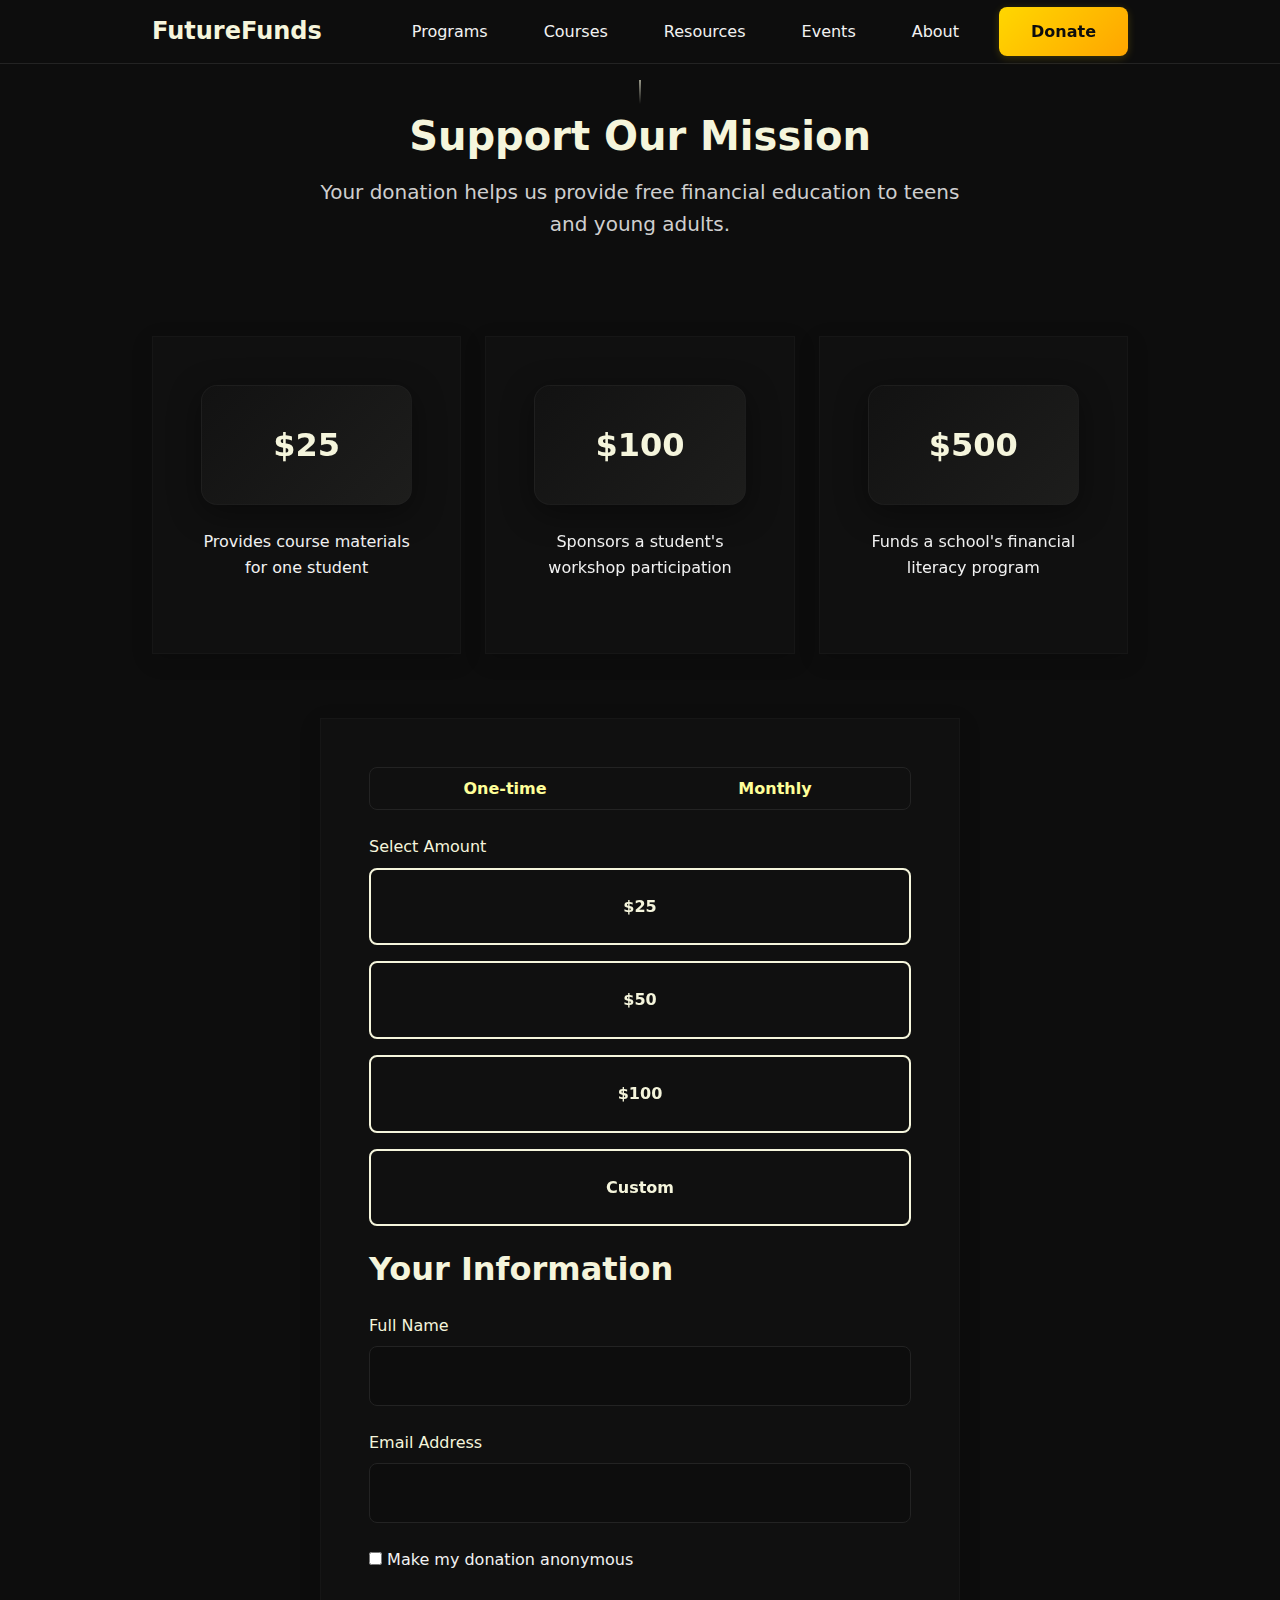
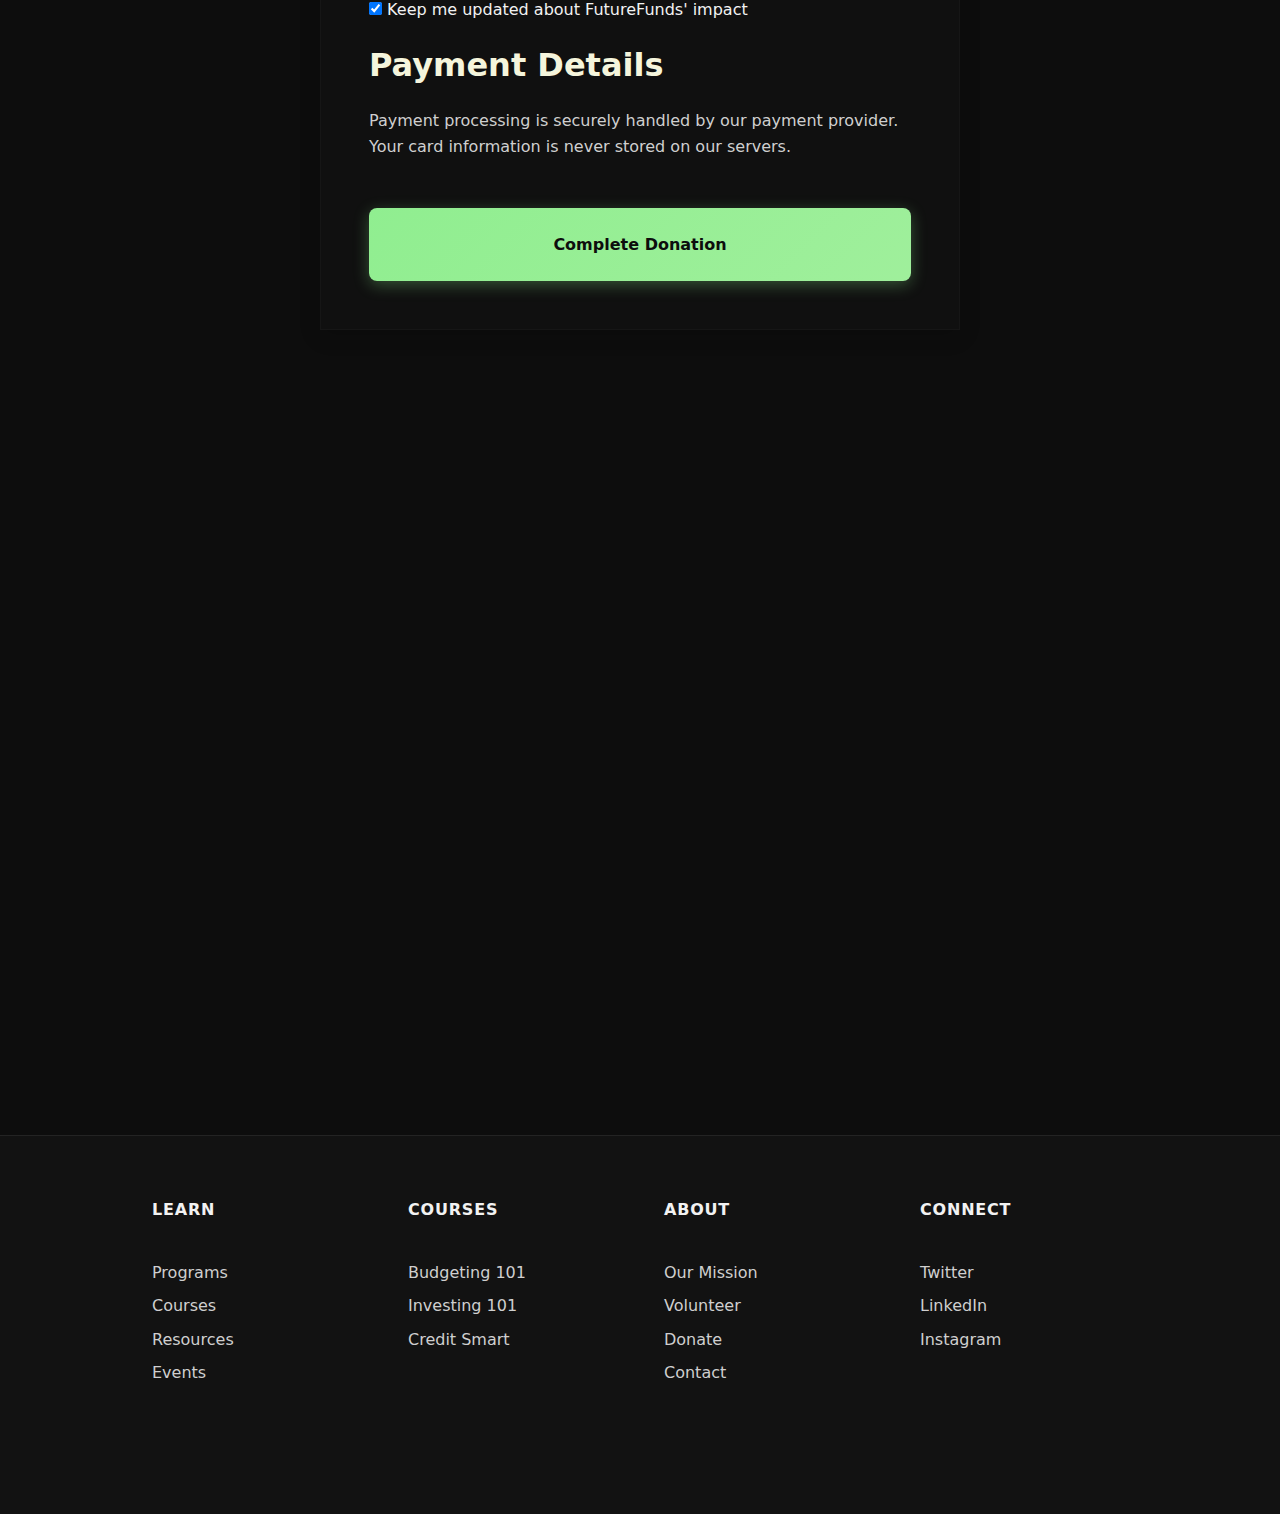
<file: donate.html>
<!DOCTYPE html>
<html lang="en">
<head>
  <meta charset="UTF-8">
  <meta name="viewport" content="width=device-width, initial-scale=1.0">
  <title>Donate - FutureFunds</title>
  <meta name="description" content="Support financial literacy education for teens and young adults. Your donation helps provide free courses, workshops, and resources.">
  
  <!-- Styles -->
  <link rel="stylesheet" href="/assets/css/styles.css">
  
  <!-- Favicon -->
  <link rel="icon" href="/assets/images/favicon.ico" sizes="any">
  <link rel="icon" href="/assets/images/icon.svg" type="image/svg+xml">
  <link rel="apple-touch-icon" href="/assets/images/apple-touch-icon.png">
  <link rel="manifest" href="/manifest.json">
</head>
<body>
  <!-- Skip Link -->
  <a href="#main" class="visually-hidden">Skip to main content</a>
  
  <!-- Navigation -->
  <nav class="nav" role="navigation">
    <div class="container nav__container">
      <a href="/" class="nav__logo">FutureFunds</a>
      
      <button class="nav__toggle" aria-expanded="false" aria-controls="nav-menu" aria-label="Toggle navigation">
        <span class="visually-hidden">Menu</span>
        <svg width="24" height="24" aria-hidden="true">
          <path d="M3 12h18M3 6h18M3 18h18" stroke="currentColor" stroke-width="2" stroke-linecap="round"/>
        </svg>
      </button>
      
      <ul class="nav__menu" id="nav-menu">
        <li><a href="/programs.html" class="nav__link">Programs</a></li>
        <li><a href="/courses.html" class="nav__link">Courses</a></li>
        <li><a href="/resources.html" class="nav__link">Resources</a></li>
        <li><a href="/events.html" class="nav__link">Events</a></li>
        <li><a href="/about.html" class="nav__link">About</a></li>
        <li><a href="/donate.html" class="nav__link nav__link--donate" aria-current="page">Donate</a></li>
      </ul>
    </div>
  </nav>
  
  <main id="main">
    <!-- Header -->
    <header class="section" style="padding-block: var(--space-xl);">
      <div class="container">
        <div class="section__header reveal">
          <h1>Support Our Mission</h1>
          <p class="text-muted" style="font-size: 1.25rem;">
            Your donation helps us provide free financial education to teens and young adults.
          </p>
        </div>
      </div>
    </header>
    
    <!-- Impact Stats -->
    <section class="section" style="padding-block: 0;">
      <div class="container">
        <div class="grid reveal">
          <div class="card">
            <div class="stack text-center">
              <h2 class="stat__number">$25</h2>
              <p>Provides course materials for one student</p>
            </div>
          </div>
          
          <div class="card">
            <div class="stack text-center">
              <h2 class="stat__number">$100</h2>
              <p>Sponsors a student's workshop participation</p>
            </div>
          </div>
          
          <div class="card">
            <div class="stack text-center">
              <h2 class="stat__number">$500</h2>
              <p>Funds a school's financial literacy program</p>
            </div>
          </div>
        </div>
      </div>
    </section>
    
    <!-- Donation Form -->
    <section class="section">
      <div class="container">
        <div class="card reveal" style="max-width: var(--container-sm); margin-inline: auto;">
          <form id="donation-form" class="stack">
            <!-- Donation Type Toggle -->
            <div class="form-group">
              <div class="cluster" style="justify-content: center; gap: 0; border: 1px solid var(--ff-border); border-radius: var(--radius-md);">
                <button type="button" 
                        class="btn btn--subtle is-active" 
                        data-donation-type="one-time"
                        style="flex: 1; border-radius: var(--radius-md) 0 0 var(--radius-md);">
                  One-time
                </button>
                <button type="button" 
                        class="btn btn--subtle" 
                        data-donation-type="monthly"
                        style="flex: 1; border-radius: 0 var(--radius-md) var(--radius-md) 0;">
                  Monthly
                </button>
              </div>
            </div>
            
            <!-- Amount Selection -->
            <div class="form-group">
              <label class="label">Select Amount</label>
              <div class="grid" style="gap: var(--space-sm);">
                <button type="button" 
                        class="btn btn--secondary" 
                        data-amount="25">
                  $25
                </button>
                <button type="button" 
                        class="btn btn--secondary" 
                        data-amount="50">
                  $50
                </button>
                <button type="button" 
                        class="btn btn--secondary" 
                        data-amount="100">
                  $100
                </button>
                <button type="button" 
                        class="btn btn--secondary" 
                        data-amount="custom">
                  Custom
                </button>
              </div>
            </div>
            
            <!-- Custom Amount Input (initially hidden) -->
            <div class="form-group" id="custom-amount-group" style="display: none;">
              <label for="custom-amount" class="label">Enter Amount</label>
              <div class="cluster">
                <span style="position: relative;">
                  <input type="number" 
                         id="custom-amount" 
                         name="amount" 
                         class="input" 
                         min="1" 
                         step="1"
                         placeholder="0"
                         style="padding-left: 1.5rem;">
                  <span style="position: absolute; left: 0.5rem; top: 50%; transform: translateY(-50%);">
                    $
                  </span>
                </span>
              </div>
            </div>
            
            <!-- Donor Information -->
            <div class="stack">
              <h2>Your Information</h2>
              
              <div class="form-group">
                <label for="donor-name" class="label">Full Name</label>
                <input type="text" id="donor-name" name="name" class="input" required>
              </div>
              
              <div class="form-group">
                <label for="donor-email" class="label">Email Address</label>
                <input type="email" id="donor-email" name="email" class="input" required>
              </div>
              
              <div class="form-group">
                <label>
                  <input type="checkbox" name="anonymous" value="true">
                  Make my donation anonymous
                </label>
              </div>
              
              <div class="form-group">
                <label>
                  <input type="checkbox" name="newsletter" value="true" checked>
                  Keep me updated about FutureFunds' impact
                </label>
              </div>
            </div>
            
            <!-- Payment Information -->
            <div class="stack">
              <h2>Payment Details</h2>
              <p class="text-muted">
                Payment processing is securely handled by our payment provider.
                Your card information is never stored on our servers.
              </p>
              
              <!-- Payment form would be integrated here -->
              <button type="submit" class="btn btn--primary w-full">
                Complete Donation
              </button>
            </div>
          </form>
        </div>
      </div>
    </section>
    
    <!-- Other Ways to Help -->
    <section class="section">
      <div class="container">
        <header class="section__header reveal">
          <span class="section__eyebrow">Get Involved</span>
          <h2>Other Ways to Support</h2>
        </header>
        
        <div class="grid reveal">
          <div class="card">
            <h3>Volunteer</h3>
            <p>Share your expertise by becoming a mentor or workshop facilitator.</p>
            <a href="/volunteer.html" class="btn btn--secondary" style="margin-top: var(--space-md);">
              Learn More
            </a>
          </div>
          
          <div class="card">
            <h3>Partner With Us</h3>
            <p>Support our mission through corporate partnerships and sponsorships.</p>
            <a href="/contact.html" class="btn btn--secondary" style="margin-top: var(--space-md);">
              Get in Touch
            </a>
          </div>
          
          <div class="card">
            <h3>Spread the Word</h3>
            <p>Follow us on social media and share our mission with your network.</p>
            <div class="cluster" style="margin-top: var(--space-md);">
              <a href="https://twitter.com/share?url=https://futurefunds.org" 
                 class="btn btn--secondary"
                 target="_blank"
                 rel="noopener noreferrer">
                Share
              </a>
              <a href="https://www.linkedin.com/shareArticle?url=https://futurefunds.org" 
                 class="btn btn--secondary"
                 target="_blank"
                 rel="noopener noreferrer">
                Share
              </a>
            </div>
          </div>
        </div>
      </div>
    </section>
  </main>
  
  <!-- Footer -->
  <footer class="footer">
    <div class="container">
      <div class="footer__grid">
        <!-- Learn -->
        <div class="footer__column">
          <h2 class="footer__title">Learn</h2>
          <ul class="footer__list">
            <li><a href="/programs.html">Programs</a></li>
            <li><a href="/courses.html">Courses</a></li>
            <li><a href="/resources.html">Resources</a></li>
            <li><a href="/events.html">Events</a></li>
          </ul>
        </div>

        <!-- Courses -->
        <div class="footer__column">
          <h2 class="footer__title">Courses</h2>
          <ul class="footer__list">
            <li><a href="/course-budgeting-101.html">Budgeting 101</a></li>
            <li><a href="/course-investing-101.html">Investing 101</a></li>
            <li><a href="/course-credit-smart.html">Credit Smart</a></li>
          </ul>
        </div>

        <!-- About -->
        <div class="footer__column">
          <h2 class="footer__title">About</h2>
          <ul class="footer__list">
            <li><a href="/about.html">Our Mission</a></li>
            <li><a href="/volunteer.html">Volunteer</a></li>
            <li><a href="/donate.html">Donate</a></li>
            <li><a href="/contact.html">Contact</a></li>
          </ul>
        </div>

        <!-- Connect -->
        <div class="footer__column">
          <h2 class="footer__title">Connect</h2>
          <ul class="footer__list">
            <li><a href="https://twitter.com/futurefunds">Twitter</a></li>
            <li><a href="https://linkedin.com/company/futurefunds">LinkedIn</a></li>
            <li><a href="https://instagram.com/futurefunds">Instagram</a></li>
          </ul>
        </div>
      </div>
    </div>
  </footer>
  
  <!-- Scripts -->
  <script type="module" src="/assets/js/main.js"></script>
  <script type="module" src="/assets/js/validate.js"></script>
  
  <script type="module">
    import FormValidator from '/assets/js/validate.js';
    import { createToast } from '/assets/js/main.js';
    
    // Donation form handling
    const form = document.getElementById('donation-form');
    const typeButtons = document.querySelectorAll('[data-donation-type]');
    const amountButtons = document.querySelectorAll('[data-amount]');
    const customAmountGroup = document.getElementById('custom-amount-group');
    const customAmountInput = document.getElementById('custom-amount');
    
    let donationType = 'one-time';
    let selectedAmount = null;
    
    // Initialize form validation
    const validator = new FormValidator(form, {
      name: {
        required: true,
        minLength: 2
      },
      email: {
        required: true,
        email: true
      },
      amount: {
        required: true,
        pattern: /^\d+$/,
        message: 'Please enter a valid amount'
      }
    });
    
    // Handle donation type toggle
    typeButtons.forEach(button => {
      button.addEventListener('click', () => {
        typeButtons.forEach(btn => btn.classList.remove('is-active'));
        button.classList.add('is-active');
        donationType = button.dataset.donationType;
        
        // Update button text based on type
        amountButtons.forEach(btn => {
          if (btn.dataset.amount !== 'custom') {
            const amount = btn.dataset.amount;
            btn.textContent = `$${amount}${donationType === 'monthly' ? '/mo' : ''}`;
          }
        });
      });
    });
    
    // Handle amount selection
    amountButtons.forEach(button => {
      button.addEventListener('click', () => {
        amountButtons.forEach(btn => btn.classList.remove('is-active'));
        button.classList.add('is-active');
        
        const amount = button.dataset.amount;
        if (amount === 'custom') {
          customAmountGroup.style.display = 'block';
          customAmountInput.focus();
        } else {
          customAmountGroup.style.display = 'none';
          selectedAmount = parseInt(amount);
        }
      });
    });
    
    // Handle custom amount input
    customAmountInput.addEventListener('input', () => {
      selectedAmount = parseInt(customAmountInput.value) || null;
    });
    
    // Handle form submission
    form.addEventListener('form:valid', (e) => {
      const data = {
        ...e.detail,
        type: donationType,
        amount: selectedAmount || parseInt(customAmountInput.value)
      };
      
      console.log('Donation form data:', data);
      // In a real implementation, this would:
      // 1. Validate the amount
      // 2. Process the payment
      // 3. Send confirmation email
      // 4. Update database
      
      createToast('Thank you for your donation!');
    });
  </script>
</body>
</html>
</file>
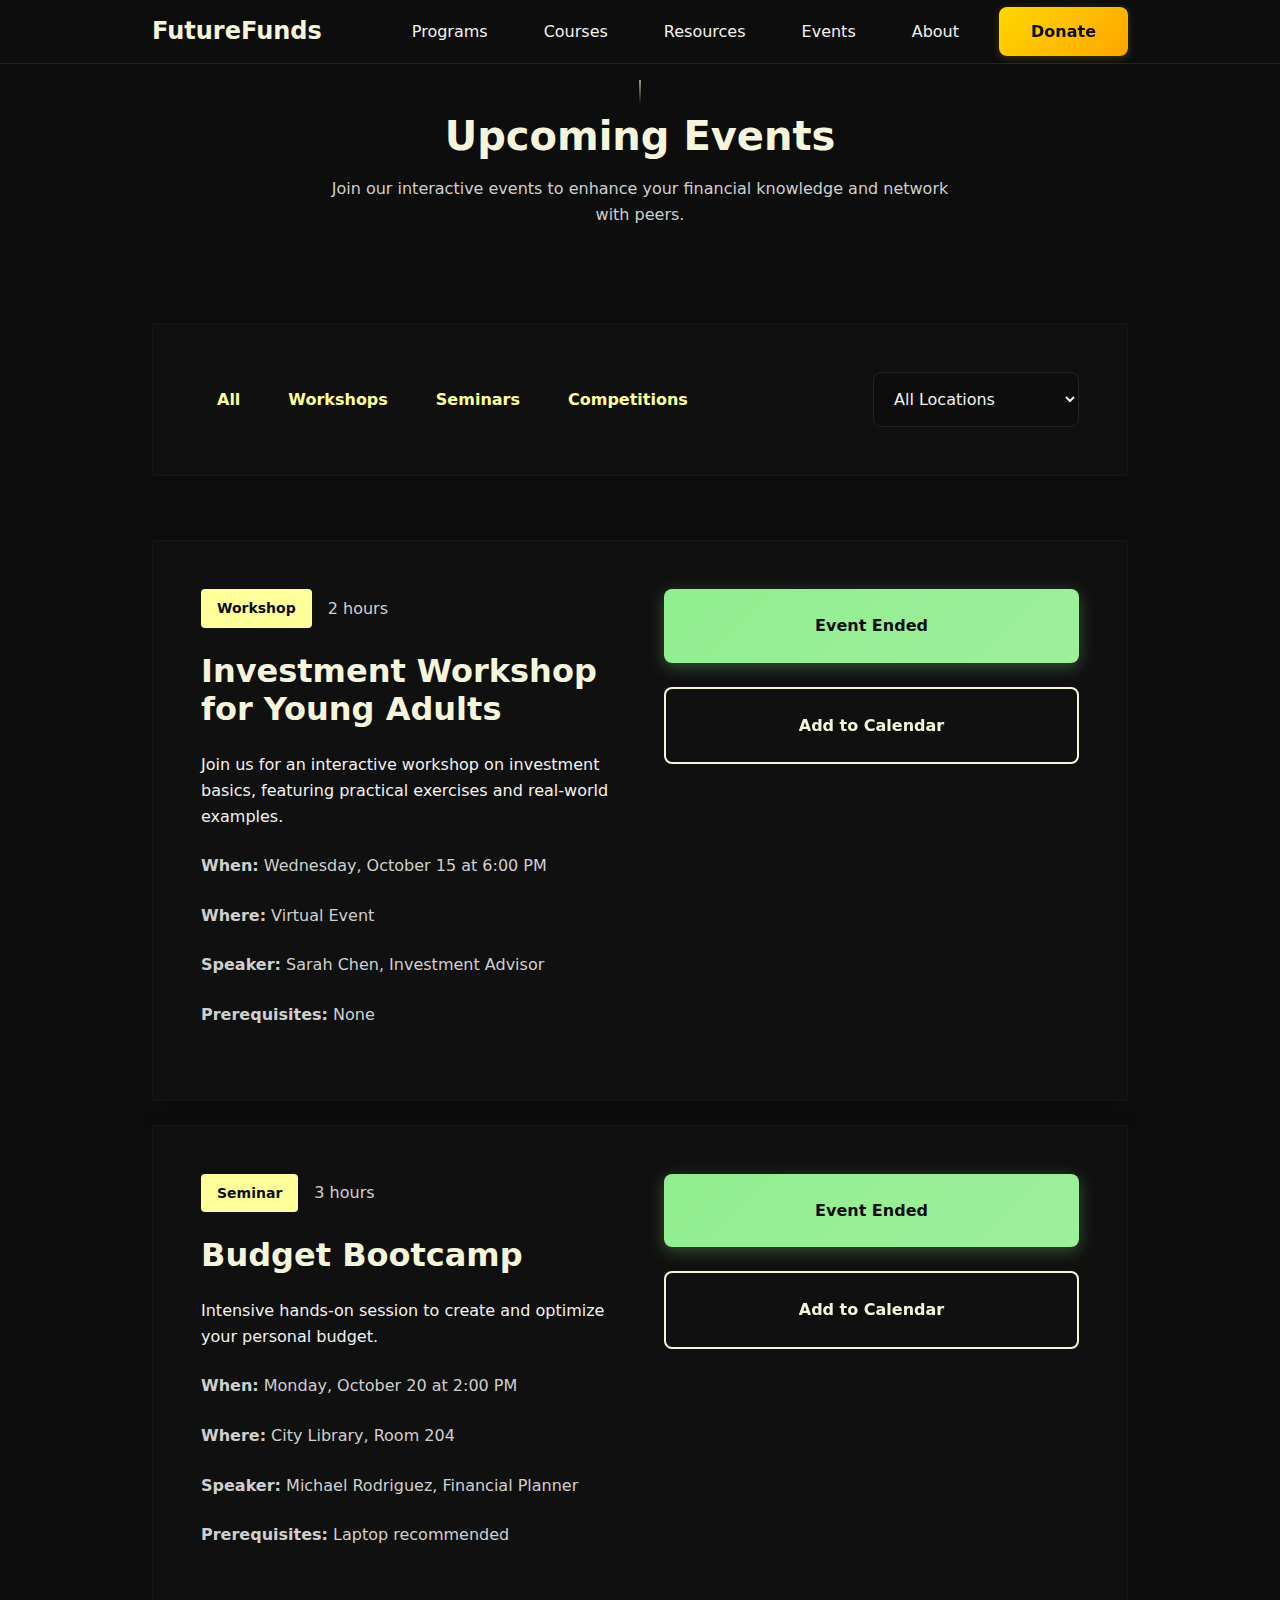
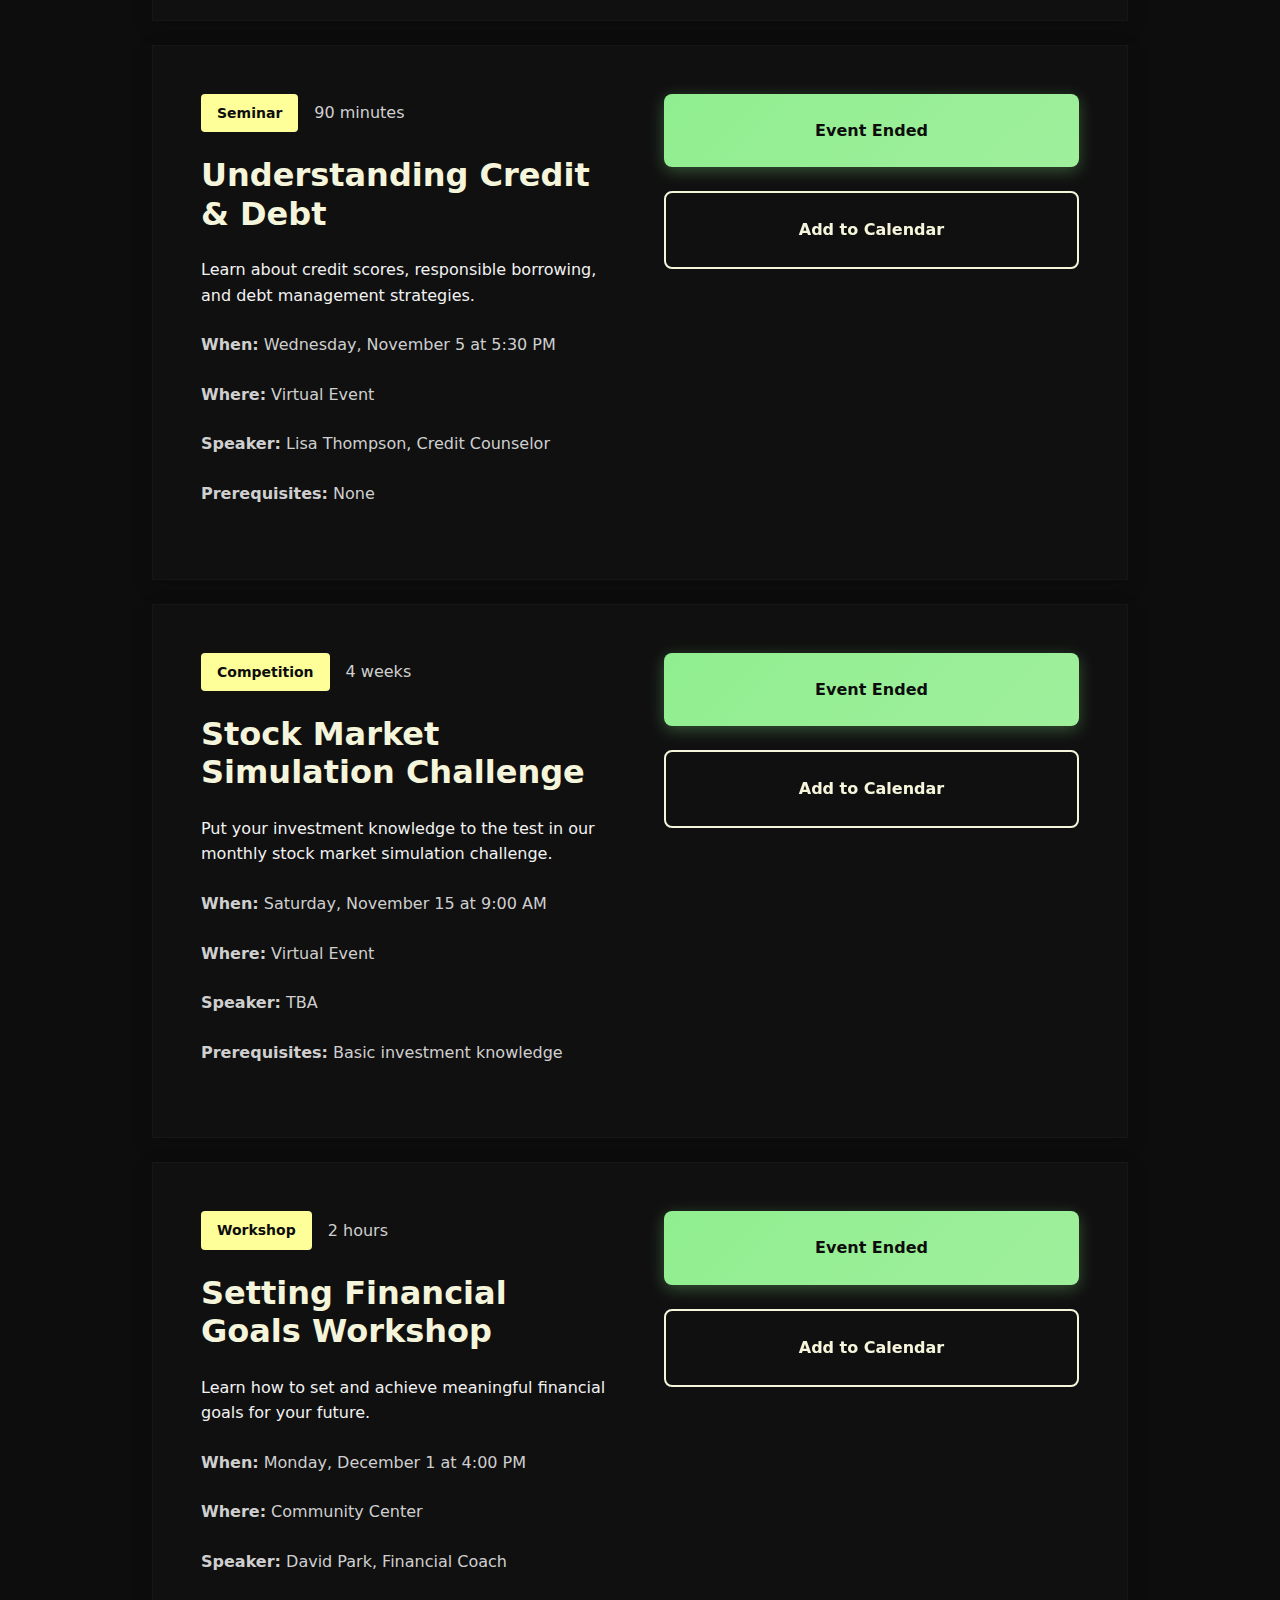
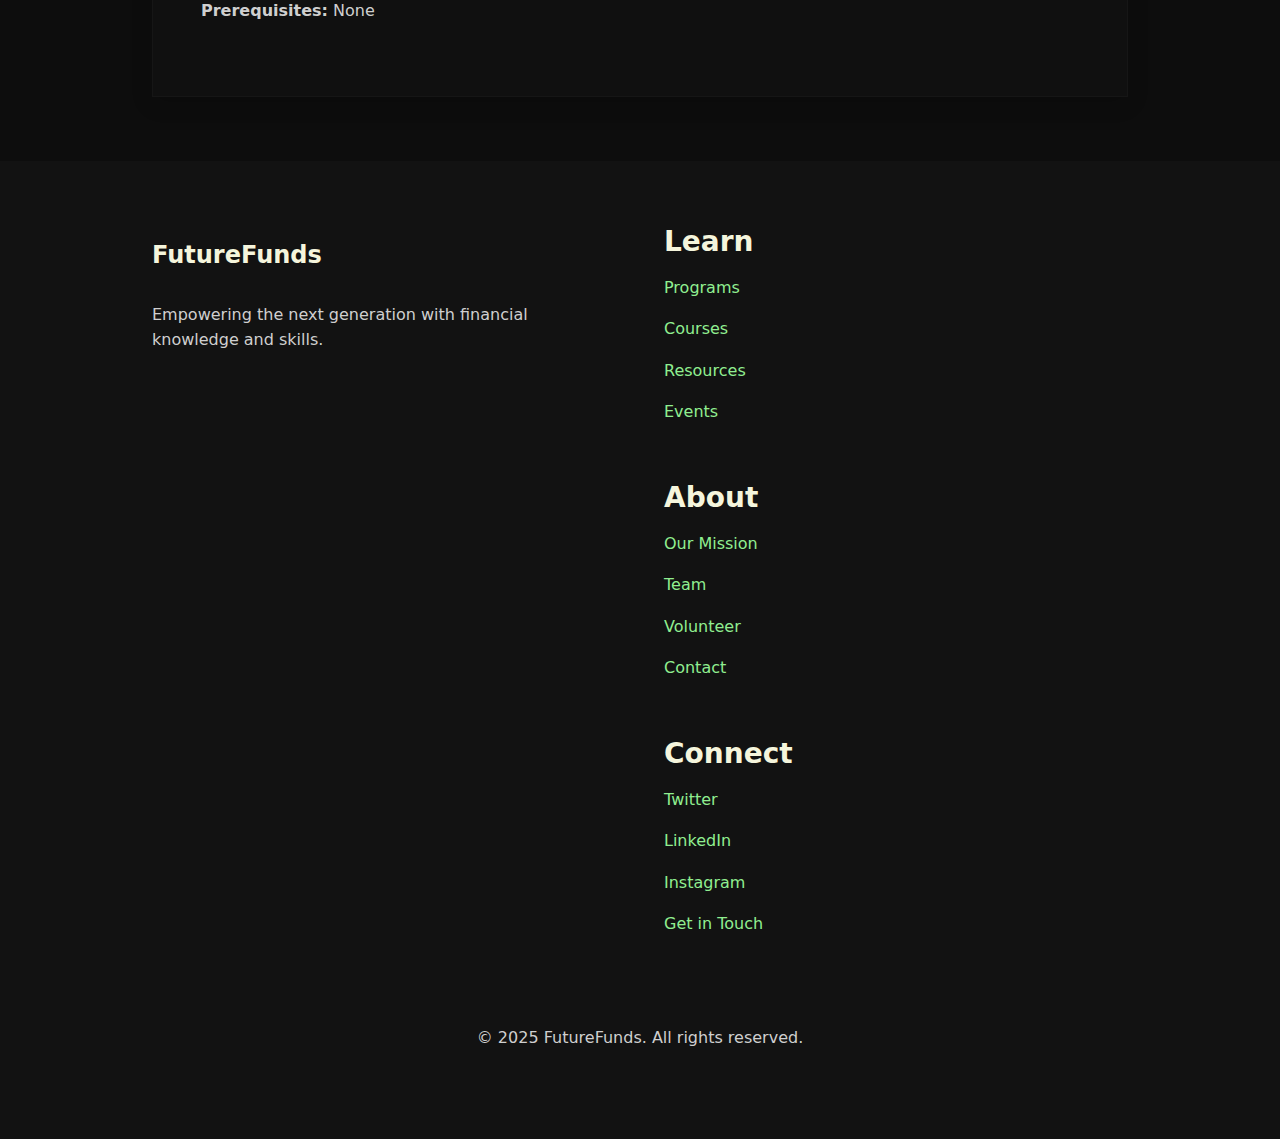
<file: events.html>
<!DOCTYPE html>
<html lang="en">
<head>
  <meta charset="UTF-8">
  <meta name="viewport" content="width=device-width, initial-scale=1.0">
  <title>Events - FutureFunds</title>
  <meta name="description" content="Join our upcoming financial education events including workshops, seminars, and competitions. RSVP today to secure your spot.">
  
  <!-- Styles -->
  <link rel="stylesheet" href="/assets/css/styles.css">
  
  <!-- Favicon -->
  <link rel="icon" href="/assets/images/favicon.ico" sizes="any">
  <link rel="icon" href="/assets/images/icon.svg" type="image/svg+xml">
  <link rel="apple-touch-icon" href="/assets/images/apple-touch-icon.png">
  <link rel="manifest" href="/manifest.json">
</head>
<body>
  <!-- Skip Link -->
  <a href="#main" class="visually-hidden">Skip to main content</a>
  
  <!-- Navigation -->
  <nav class="nav" role="navigation">
    <div class="container nav__container">
      <a href="/" class="nav__logo">FutureFunds</a>
      
      <button class="nav__toggle" aria-expanded="false" aria-controls="nav-menu" aria-label="Toggle navigation">
        <span class="visually-hidden">Menu</span>
        <svg width="24" height="24" aria-hidden="true">
          <path d="M3 12h18M3 6h18M3 18h18" stroke="currentColor" stroke-width="2" stroke-linecap="round"/>
        </svg>
      </button>
      
      <ul class="nav__menu" id="nav-menu">
        <li><a href="/programs.html" class="nav__link">Programs</a></li>
        <li><a href="/courses.html" class="nav__link">Courses</a></li>
        <li><a href="/resources.html" class="nav__link">Resources</a></li>
        <li><a href="/events.html" class="nav__link" aria-current="page">Events</a></li>
        <li><a href="/about.html" class="nav__link">About</a></li>
        <li><a href="/donate.html" class="nav__link nav__link--donate">Donate</a></li>
      </ul>
    </div>
  </nav>
  
  <main id="main">
    <!-- Header -->
    <header class="section" style="padding-block: var(--space-xl);">
      <div class="container">
        <div class="section__header reveal">
          <h1>Upcoming Events</h1>
          <p class="text-muted">
            Join our interactive events to enhance your financial knowledge and network with peers.
          </p>
        </div>
      </div>
    </header>
    
    <!-- Event Filters -->
    <section class="section" style="padding-block: 0;">
      <div class="container">
        <div class="card reveal">
          <div class="cluster" style="justify-content: space-between; flex-wrap: wrap; gap: var(--space-md);">
            <!-- Event Type Filter -->
            <div class="cluster">
              <button class="btn btn--subtle" data-filter-type="all">All</button>
              <button class="btn btn--subtle" data-filter-type="Workshop">Workshops</button>
              <button class="btn btn--subtle" data-filter-type="Seminar">Seminars</button>
              <button class="btn btn--subtle" data-filter-type="Competition">Competitions</button>
            </div>
            
            <!-- Location Filter -->
            <div class="form-group" style="margin: 0; min-width: 200px;">
              <select class="select" data-filter-location>
                <option value="all">All Locations</option>
                <option value="Virtual Event">Virtual Events</option>
                <option value="City Library">City Library</option>
                <option value="Community Center">Community Center</option>
              </select>
            </div>
          </div>
        </div>
      </div>
    </section>
    
    <!-- Event List -->
    <section class="section">
      <div class="container">
        <div id="event-list" class="stack reveal">
          <!-- Events are dynamically populated here -->
        </div>
      </div>
    </section>
  </main>
  
  <!-- RSVP Modal -->
  <div class="modal" id="rsvp-modal" aria-labelledby="rsvp-modal-title">
    <div class="modal__content">
      <button class="modal__close" aria-label="Close modal">×</button>
      
      <h2 id="rsvp-modal-title">RSVP for Event</h2>
      
      <form class="stack" style="margin-top: var(--space-lg);">
        <input type="hidden" name="eventId" id="rsvp-event-id">
        
        <div class="form-group">
          <label for="rsvp-name" class="label">Full Name</label>
          <input type="text" id="rsvp-name" name="name" class="input" required>
        </div>
        
        <div class="form-group">
          <label for="rsvp-email" class="label">Email Address</label>
          <input type="email" id="rsvp-email" name="email" class="input" required>
        </div>
        
        <div class="form-group">
          <label>
            <input type="checkbox" name="reminder" checked>
            Send me an email reminder 24 hours before the event
          </label>
        </div>
        
        <div class="cluster">
          <button type="submit" class="btn btn--primary">Confirm RSVP</button>
          <button type="button" class="btn btn--secondary add-to-calendar" disabled>
            Add to Calendar
          </button>
        </div>
      </form>
    </div>
  </div>
  
  <!-- Footer -->
  <footer class="section" style="background-color: var(--ff-surface);">
    <div class="container">
      <div class="grid" style="gap: var(--space-xl);">
        <div>
          <h2 class="nav__logo">FutureFunds</h2>
          <p class="text-muted" style="margin-top: var(--space-sm);">
            Empowering the next generation with financial knowledge and skills.
          </p>
        </div>
        
        <nav aria-label="Footer Navigation">
          <div class="grid" style="gap: var(--space-lg);">
            <div>
              <h3>Learn</h3>
              <ul class="stack-sm" style="list-style: none;">
                <li><a href="/programs.html">Programs</a></li>
                <li><a href="/courses.html">Courses</a></li>
                <li><a href="/resources.html">Resources</a></li>
                <li><a href="/events.html">Events</a></li>
              </ul>
            </div>
            
            <div>
              <h3>About</h3>
              <ul class="stack-sm" style="list-style: none;">
                <li><a href="/about.html">Our Mission</a></li>
                <li><a href="/about.html#team">Team</a></li>
                <li><a href="/volunteer.html">Volunteer</a></li>
                <li><a href="/contact.html">Contact</a></li>
              </ul>
            </div>
            
            <div>
              <h3>Connect</h3>
              <ul class="stack-sm" style="list-style: none;">
                <li><a href="https://twitter.com/futurefunds">Twitter</a></li>
                <li><a href="https://linkedin.com/company/futurefunds">LinkedIn</a></li>
                <li><a href="https://instagram.com/futurefunds">Instagram</a></li>
                <li><a href="/contact.html">Get in Touch</a></li>
              </ul>
            </div>
          </div>
        </nav>
      </div>
      
      <div style="margin-top: var(--space-2xl); text-align: center;">
        <p class="text-muted">
          © 2025 FutureFunds. All rights reserved.
        </p>
      </div>
    </div>
  </footer>
  
  <!-- Scripts -->
  <script type="module" src="/assets/js/main.js"></script>
  <script type="module" src="/assets/js/modal.js"></script>
  <script type="module" src="/assets/js/validate.js"></script>
  
  <script type="module">
    import FormValidator from '/assets/js/validate.js';
    import { createToast } from '/assets/js/main.js';
    
    // Event filtering and rendering
    const typeButtons = document.querySelectorAll('[data-filter-type]');
    const locationSelect = document.querySelector('[data-filter-location]');
    const eventList = document.getElementById('event-list');
    const rsvpModal = document.getElementById('rsvp-modal');
    const rsvpForm = rsvpModal.querySelector('form');
    const rsvpEventId = document.getElementById('rsvp-event-id');
    
    let events = [];
    let activeType = 'all';
    let activeLocation = 'all';
    
    // Fetch events
    fetch('/assets/data/events.json')
      .then(response => response.json())
      .then(data => {
        events = data.events;
        renderEvents();
      })
      .catch(error => console.error('Error loading events:', error));
    
    // Filter events
    function filterEvents() {
      return events.filter(event => {
        const matchesType = activeType === 'all' || event.tag === activeType;
        const matchesLocation = activeLocation === 'all' || event.location === activeLocation;
        return matchesType && matchesLocation;
      });
    }
    
    // Format date
    function formatDate(dateString) {
      const date = new Date(dateString);
      return new Intl.DateTimeFormat('en-US', {
        weekday: 'long',
        month: 'long',
        day: 'numeric',
        hour: 'numeric',
        minute: '2-digit'
      }).format(date);
    }
    
    // Create calendar link
    function createCalendarLink(event) {
      const start = new Date(event.date);
      const end = new Date(start.getTime() + (parseInt(event.duration) * 60 * 60 * 1000));
      
      const details = `
        ${event.description}
        
        Speaker: ${event.speaker || 'TBA'}
        Prerequisites: ${event.prerequisites || 'None'}
        
        Location: ${event.location}
      `.trim();
      
      const params = new URLSearchParams({
        action: 'TEMPLATE',
        text: event.title,
        details: details,
        location: event.location,
        dates: `${start.toISOString().replace(/-|:|\.\d+/g, '')}/${end.toISOString().replace(/-|:|\.\d+/g, '')}`
      });
      
      return `https://calendar.google.com/calendar/render?${params}`;
    }
    
    // Render event card
    function createEventCard(event) {
      return `
        <article class="card" id="${event.id}">
          <div class="grid" style="gap: var(--space-xl);">
            <!-- Event Info -->
            <div class="stack">
              <div class="cluster">
                <span class="badge">${event.tag}</span>
                <span class="text-muted">${event.duration}</span>
              </div>
              
              <h2>${event.title}</h2>
              <p>${event.description}</p>
              
              <div class="stack-sm text-muted">
                <p>
                  <strong>When:</strong> ${formatDate(event.date)}
                </p>
                <p>
                  <strong>Where:</strong> ${event.location}
                </p>
                <p>
                  <strong>Speaker:</strong> ${event.speaker || 'TBA'}
                </p>
                <p>
                  <strong>Prerequisites:</strong> ${event.prerequisites || 'None'}
                </p>
              </div>
            </div>
            
            <!-- Actions -->
            <div class="stack" style="justify-content: center;">
              <button class="btn btn--primary w-full" 
                      onclick="openRSVP('${event.id}')"
                      ${new Date(event.date) < new Date() ? 'disabled' : ''}>
                ${new Date(event.date) < new Date() ? 'Event Ended' : 'RSVP Now'}
              </button>
              
              <a href="${createCalendarLink(event)}" 
                 class="btn btn--secondary w-full"
                 target="_blank"
                 rel="noopener noreferrer">
                Add to Calendar
              </a>
            </div>
          </div>
        </article>
      `;
    }
    
    // Render filtered events
    function renderEvents() {
      const filteredEvents = filterEvents()
        .sort((a, b) => new Date(a.date) - new Date(b.date));
      
      eventList.innerHTML = filteredEvents.length ? 
        filteredEvents.map(createEventCard).join('') :
        `<div class="text-center" style="padding: var(--space-2xl);">
          <h2>No events found</h2>
          <p class="text-muted">Try adjusting your filters or check back later.</p>
        </div>`;
      
      // Update active type button
      typeButtons.forEach(button => {
        button.classList.toggle('is-active', 
          button.dataset.filterType === activeType);
      });
    }
    
    // Event listeners
    typeButtons.forEach(button => {
      button.addEventListener('click', () => {
        activeType = button.dataset.filterType;
        renderEvents();
      });
    });
    
    locationSelect.addEventListener('change', (e) => {
      activeLocation = e.target.value;
      renderEvents();
    });
    
    // Initialize form validation
    const validator = new FormValidator(rsvpForm, {
      name: {
        required: true,
        minLength: 2
      },
      email: {
        required: true,
        email: true
      }
    });
    
    // Handle RSVP form submission
    rsvpForm.addEventListener('form:valid', (e) => {
      const data = e.detail;
      console.log('RSVP submitted:', data);
      
      // In a real implementation, this would send data to a server
      createToast('RSVP confirmed! Check your email for details.');
      
      // Enable calendar button
      rsvpForm.querySelector('.add-to-calendar').disabled = false;
    });
    
    // Global function to open RSVP modal
    window.openRSVP = (eventId) => {
      rsvpEventId.value = eventId;
      const event = events.find(e => e.id === eventId);
      
      if (event) {
        document.getElementById('rsvp-modal-title').textContent = 
          `RSVP for ${event.title}`;
      }
      
      const modal = document.getElementById('rsvp-modal');
      modal.classList.add('is-active');
    };
  </script>
</body>
</html>
</file>
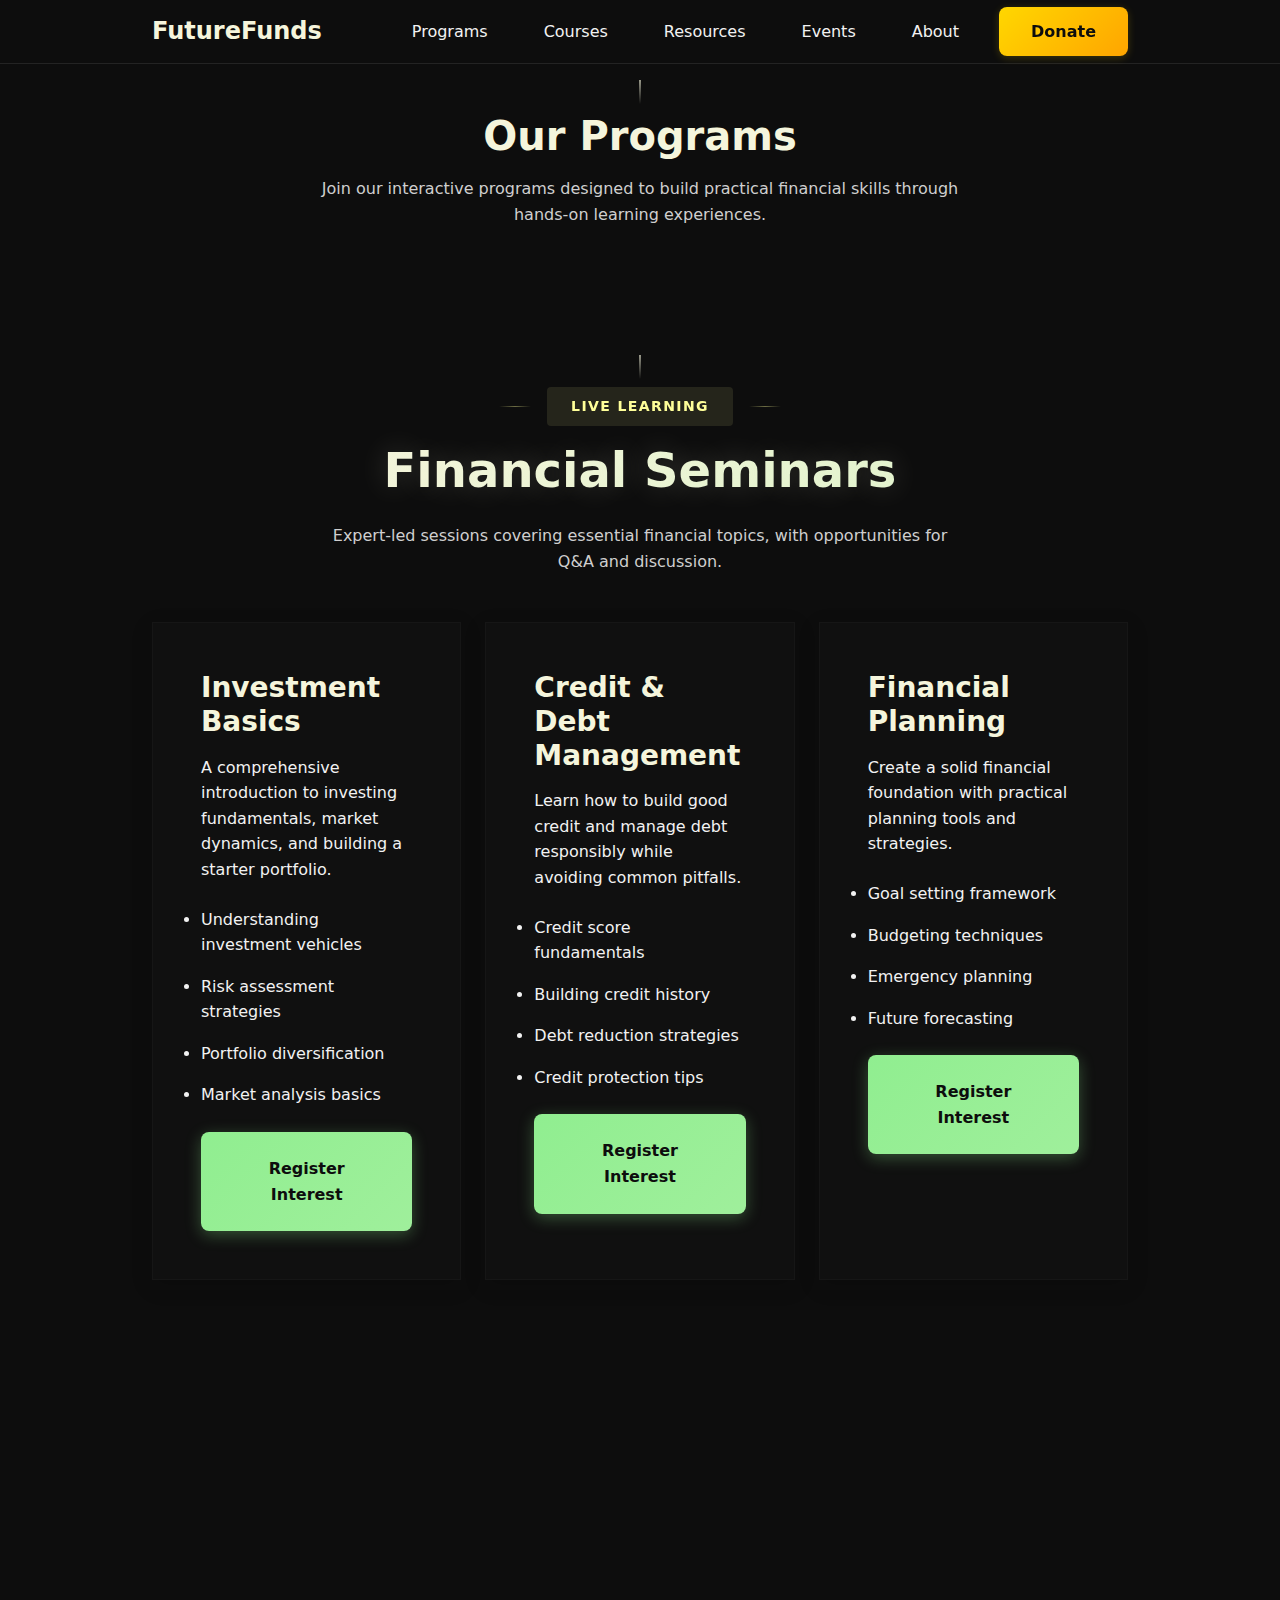
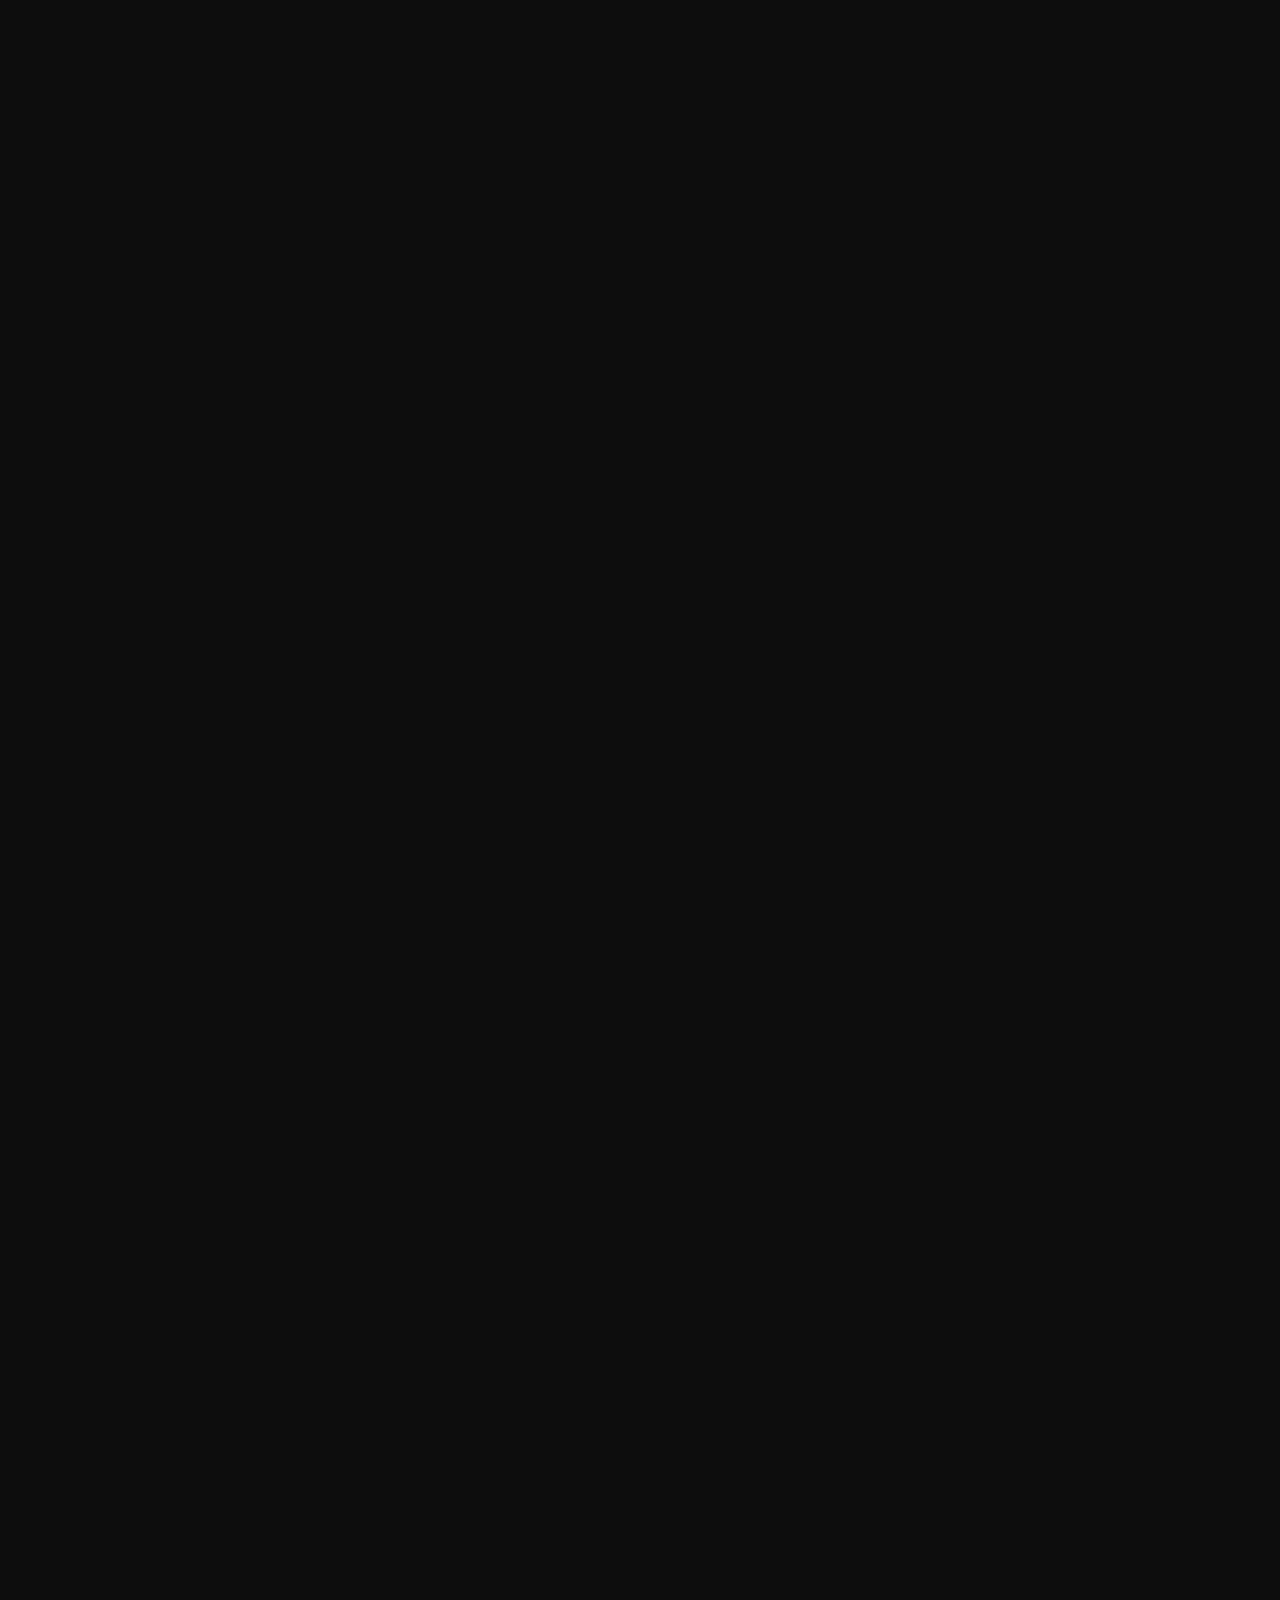
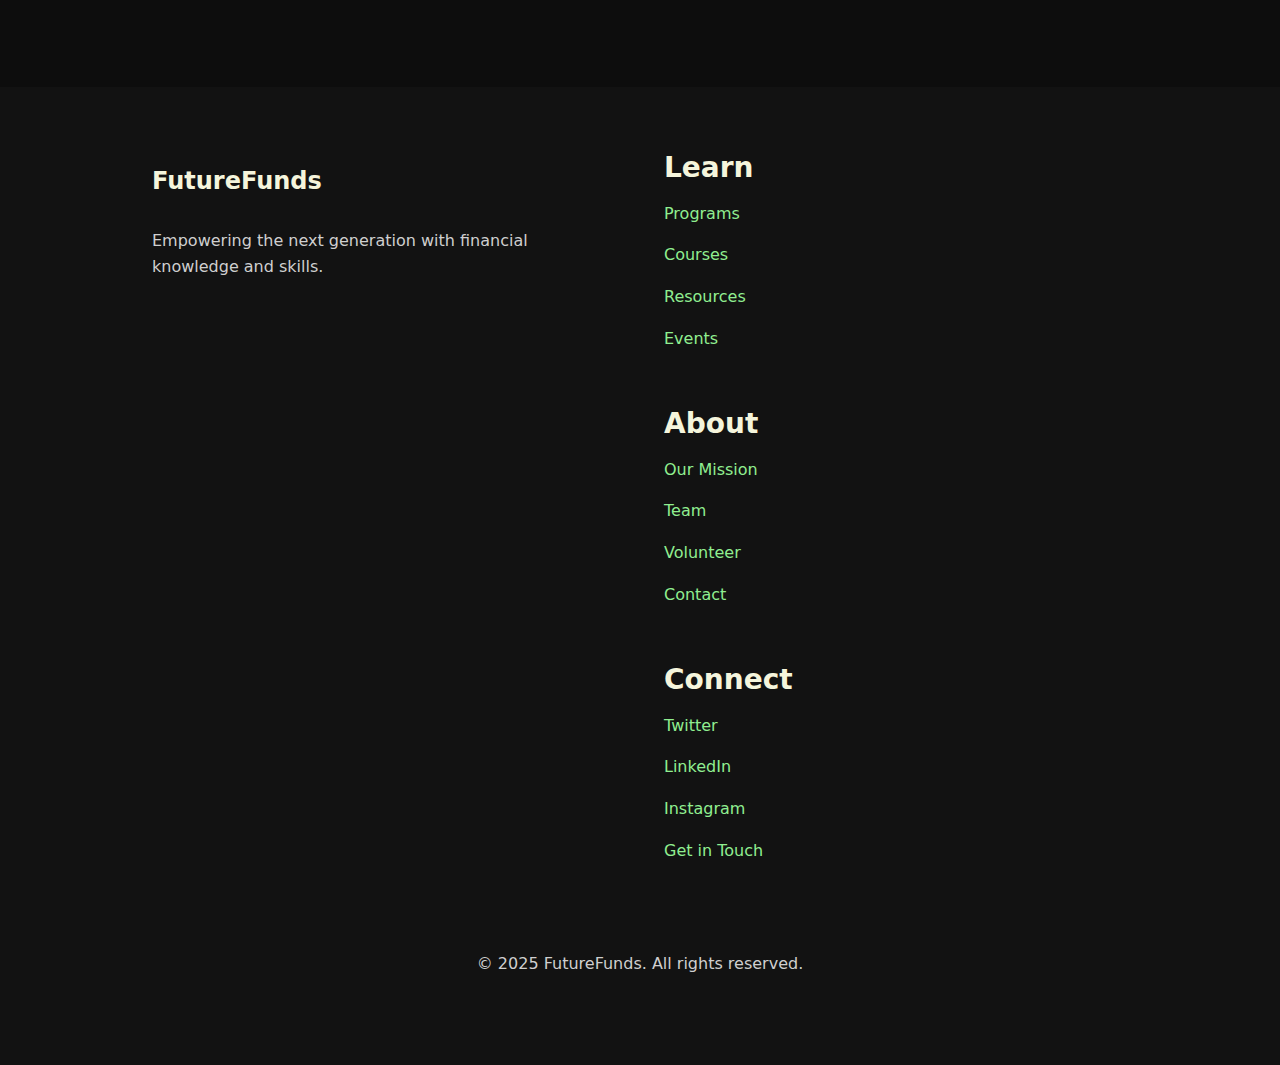
<file: programs.html>
<!DOCTYPE html>
<html lang="en">
<head>
  <meta charset="UTF-8">
  <meta name="viewport" content="width=device-width, initial-scale=1.0">
  <title>Programs - FutureFunds</title>
  <meta name="description" content="Explore our financial education programs including seminars, workshops, and competitions designed for teens and young adults.">
  
  <!-- Styles -->
  <link rel="stylesheet" href="/assets/css/styles.css">
  
  <!-- Favicon -->
  <link rel="icon" href="/assets/images/favicon.ico" sizes="any">
  <link rel="icon" href="/assets/images/icon.svg" type="image/svg+xml">
  <link rel="apple-touch-icon" href="/assets/images/apple-touch-icon.png">
  <link rel="manifest" href="/manifest.json">
</head>
<body>
  <!-- Skip Link -->
  <a href="#main" class="visually-hidden">Skip to main content</a>
  
  <!-- Navigation -->
  <nav class="nav" role="navigation">
    <div class="container nav__container">
      <a href="/" class="nav__logo">FutureFunds</a>
      
      <button class="nav__toggle" aria-expanded="false" aria-controls="nav-menu" aria-label="Toggle navigation">
        <span class="visually-hidden">Menu</span>
        <svg width="24" height="24" aria-hidden="true">
          <path d="M3 12h18M3 6h18M3 18h18" stroke="currentColor" stroke-width="2" stroke-linecap="round"/>
        </svg>
      </button>
      
      <ul class="nav__menu" id="nav-menu">
        <li><a href="/programs.html" class="nav__link" aria-current="page">Programs</a></li>
        <li><a href="/courses.html" class="nav__link">Courses</a></li>
        <li><a href="/resources.html" class="nav__link">Resources</a></li>
        <li><a href="/events.html" class="nav__link">Events</a></li>
        <li><a href="/about.html" class="nav__link">About</a></li>
        <li><a href="/donate.html" class="nav__link nav__link--donate">Donate</a></li>
      </ul>
    </div>
  </nav>
  
  <main id="main">
    <!-- Header -->
    <header class="section" style="padding-block: var(--space-xl);">
      <div class="container">
        <div class="section__header reveal">
          <h1>Our Programs</h1>
          <p class="text-muted">
            Join our interactive programs designed to build practical financial skills through hands-on learning experiences.
          </p>
        </div>
      </div>
    </header>
    
    <!-- Seminars -->
    <section class="section" id="seminars" aria-labelledby="seminars-title">
      <div class="container">
        <header class="section__header reveal">
          <span class="section__eyebrow">Live Learning</span>
          <h2 id="seminars-title">Financial Seminars</h2>
          <p class="text-muted">
            Expert-led sessions covering essential financial topics, with opportunities for Q&A and discussion.
          </p>
        </header>
        
        <div class="grid reveal">
          <div class="card">
            <h3>Investment Basics</h3>
            <p>A comprehensive introduction to investing fundamentals, market dynamics, and building a starter portfolio.</p>
            <ul class="stack-sm" style="margin: var(--space-md) 0;">
              <li>Understanding investment vehicles</li>
              <li>Risk assessment strategies</li>
              <li>Portfolio diversification</li>
              <li>Market analysis basics</li>
            </ul>
            <button class="btn btn--primary" data-modal-target="seminar-rsvp">
              Register Interest
            </button>
          </div>
          
          <div class="card">
            <h3>Credit & Debt Management</h3>
            <p>Learn how to build good credit and manage debt responsibly while avoiding common pitfalls.</p>
            <ul class="stack-sm" style="margin: var(--space-md) 0;">
              <li>Credit score fundamentals</li>
              <li>Building credit history</li>
              <li>Debt reduction strategies</li>
              <li>Credit protection tips</li>
            </ul>
            <button class="btn btn--primary" data-modal-target="seminar-rsvp">
              Register Interest
            </button>
          </div>
          
          <div class="card">
            <h3>Financial Planning</h3>
            <p>Create a solid financial foundation with practical planning tools and strategies.</p>
            <ul class="stack-sm" style="margin: var(--space-md) 0;">
              <li>Goal setting framework</li>
              <li>Budgeting techniques</li>
              <li>Emergency planning</li>
              <li>Future forecasting</li>
            </ul>
            <button class="btn btn--primary" data-modal-target="seminar-rsvp">
              Register Interest
            </button>
          </div>
        </div>
      </div>
    </section>
    
    <!-- Workshops -->
    <section class="section" id="workshops" aria-labelledby="workshops-title">
      <div class="container">
        <header class="section__header reveal">
          <span class="section__eyebrow">Hands-on Learning</span>
          <h2 id="workshops-title">Interactive Workshops</h2>
          <p class="text-muted">
            Small-group sessions focused on practical skills and real-world applications.
          </p>
        </header>
        
        <div class="grid reveal">
          <div class="card">
            <h3>Budget Bootcamp</h3>
            <p>Create and optimize your personal budget with expert guidance and practical exercises.</p>
            <ul class="stack-sm" style="margin: var(--space-md) 0;">
              <li>3-hour intensive session</li>
              <li>Hands-on budget creation</li>
              <li>Personalized feedback</li>
              <li>Take-home resources</li>
            </ul>
            <button class="btn btn--primary" data-modal-target="workshop-rsvp">
              Join Workshop
            </button>
          </div>
          
          <div class="card">
            <h3>Investment Simulator</h3>
            <p>Practice investment strategies in a risk-free environment with our virtual trading platform.</p>
            <ul class="stack-sm" style="margin: var(--space-md) 0;">
              <li>Real market conditions</li>
              <li>Portfolio management</li>
              <li>Risk analysis</li>
              <li>Performance tracking</li>
            </ul>
            <a href="/simulator.html" class="btn btn--secondary">
              Learn More
            </a>
          </div>
          
          <div class="card">
            <h3>Financial Tech Tools</h3>
            <p>Master digital tools and apps for managing your finances effectively.</p>
            <ul class="stack-sm" style="margin: var(--space-md) 0;">
              <li>Budgeting apps</li>
              <li>Investment platforms</li>
              <li>Banking tools</li>
              <li>Security practices</li>
            </ul>
            <button class="btn btn--primary" data-modal-target="workshop-rsvp">
              Join Workshop
            </button>
          </div>
        </div>
      </div>
    </section>
    
    <!-- Competition -->
    <section class="section" id="competition" aria-labelledby="competition-title">
      <div class="container">
        <header class="section__header reveal">
          <span class="section__eyebrow">Challenge Yourself</span>
          <h2 id="competition-title">Investment Competition</h2>
          <p class="text-muted">
            Put your investment knowledge to the test in our monthly stock market simulation challenge.
          </p>
        </header>
        
        <div class="card reveal">
          <div class="grid" style="gap: var(--space-xl);">
            <div class="stack">
              <h3>How It Works</h3>
              <ul class="stack-sm">
                <li>Start with $100,000 virtual cash</li>
                <li>Build and manage your portfolio</li>
                <li>Trade stocks, ETFs, and mutual funds</li>
                <li>Compete for monthly prizes</li>
                <li>Learn from top performers</li>
                <li>Track your progress on the leaderboard</li>
              </ul>
              
              <div style="margin-top: var(--space-lg);">
                <h3>Prizes</h3>
                <ul class="stack-sm">
                  <li>1st Place: $500 Investment Account</li>
                  <li>2nd Place: Financial Planning Session</li>
                  <li>3rd Place: Investment Books Package</li>
                </ul>
              </div>
            </div>
            
            <div class="stack">
              <h3>Next Competition</h3>
              <p>Starts November 15, 2025</p>
              
              <div class="stack" style="margin-top: var(--space-lg);">
                <button class="btn btn--primary w-full" data-modal-target="competition-register">
                  Register Now
                </button>
                <a href="/simulator.html" class="btn btn--secondary w-full">
                  Try Practice Mode
                </a>
              </div>
            </div>
          </div>
        </div>
      </div>
    </section>
  </main>
  
  <!-- Modals -->
  <!-- Seminar RSVP Modal -->
  <div class="modal" id="seminar-rsvp" aria-labelledby="seminar-modal-title">
    <div class="modal__content">
      <button class="modal__close" aria-label="Close modal">×</button>
      
      <h2 id="seminar-modal-title">Register for Seminar</h2>
      
      <form class="stack" style="margin-top: var(--space-lg);">
        <div class="form-group">
          <label for="seminar-name" class="label">Full Name</label>
          <input type="text" id="seminar-name" name="name" class="input" required>
        </div>
        
        <div class="form-group">
          <label for="seminar-email" class="label">Email Address</label>
          <input type="email" id="seminar-email" name="email" class="input" required>
        </div>
        
        <div class="form-group">
          <label for="seminar-topic" class="label">Preferred Topic</label>
          <select id="seminar-topic" name="topic" class="select" required>
            <option value="">Select a topic</option>
            <option value="investment">Investment Basics</option>
            <option value="credit">Credit & Debt Management</option>
            <option value="planning">Financial Planning</option>
          </select>
        </div>
        
        <button type="submit" class="btn btn--primary">Submit Registration</button>
      </form>
    </div>
  </div>
  
  <!-- Workshop RSVP Modal -->
  <div class="modal" id="workshop-rsvp" aria-labelledby="workshop-modal-title">
    <div class="modal__content">
      <button class="modal__close" aria-label="Close modal">×</button>
      
      <h2 id="workshop-modal-title">Join Workshop</h2>
      
      <form class="stack" style="margin-top: var(--space-lg);">
        <div class="form-group">
          <label for="workshop-name" class="label">Full Name</label>
          <input type="text" id="workshop-name" name="name" class="input" required>
        </div>
        
        <div class="form-group">
          <label for="workshop-email" class="label">Email Address</label>
          <input type="email" id="workshop-email" name="email" class="input" required>
        </div>
        
        <div class="form-group">
          <label for="workshop-type" class="label">Workshop</label>
          <select id="workshop-type" name="type" class="select" required>
            <option value="">Select a workshop</option>
            <option value="budget">Budget Bootcamp</option>
            <option value="tech">Financial Tech Tools</option>
          </select>
        </div>
        
        <button type="submit" class="btn btn--primary">Reserve Spot</button>
      </form>
    </div>
  </div>
  
  <!-- Competition Registration Modal -->
  <div class="modal" id="competition-register" aria-labelledby="competition-modal-title">
    <div class="modal__content">
      <button class="modal__close" aria-label="Close modal">×</button>
      
      <h2 id="competition-modal-title">Register for Investment Competition</h2>
      
      <form class="stack" style="margin-top: var(--space-lg);">
        <div class="form-group">
          <label for="comp-name" class="label">Full Name</label>
          <input type="text" id="comp-name" name="name" class="input" required>
        </div>
        
        <div class="form-group">
          <label for="comp-email" class="label">Email Address</label>
          <input type="email" id="comp-email" name="email" class="input" required>
        </div>
        
        <div class="form-group">
          <label for="comp-experience" class="label">Investment Experience</label>
          <select id="comp-experience" name="experience" class="select" required>
            <option value="">Select your experience level</option>
            <option value="beginner">Beginner</option>
            <option value="intermediate">Intermediate</option>
            <option value="advanced">Advanced</option>
          </select>
        </div>
        
        <div class="form-group">
          <label class="label">
            <input type="checkbox" name="terms" required>
            I agree to the competition rules and terms
          </label>
        </div>
        
        <button type="submit" class="btn btn--primary">Register</button>
      </form>
    </div>
  </div>
  
  <!-- Footer -->
  <footer class="section" style="background-color: var(--ff-surface);">
    <div class="container">
      <div class="grid" style="gap: var(--space-xl);">
        <div>
          <h2 class="nav__logo">FutureFunds</h2>
          <p class="text-muted" style="margin-top: var(--space-sm);">
            Empowering the next generation with financial knowledge and skills.
          </p>
        </div>
        
        <nav aria-label="Footer Navigation">
          <div class="grid" style="gap: var(--space-lg);">
            <div>
              <h3>Learn</h3>
              <ul class="stack-sm" style="list-style: none;">
                <li><a href="/programs.html">Programs</a></li>
                <li><a href="/courses.html">Courses</a></li>
                <li><a href="/resources.html">Resources</a></li>
                <li><a href="/events.html">Events</a></li>
              </ul>
            </div>
            
            <div>
              <h3>About</h3>
              <ul class="stack-sm" style="list-style: none;">
                <li><a href="/about.html">Our Mission</a></li>
                <li><a href="/about.html#team">Team</a></li>
                <li><a href="/volunteer.html">Volunteer</a></li>
                <li><a href="/contact.html">Contact</a></li>
              </ul>
            </div>
            
            <div>
              <h3>Connect</h3>
              <ul class="stack-sm" style="list-style: none;">
                <li><a href="https://twitter.com/futurefunds">Twitter</a></li>
                <li><a href="https://linkedin.com/company/futurefunds">LinkedIn</a></li>
                <li><a href="https://instagram.com/futurefunds">Instagram</a></li>
                <li><a href="/contact.html">Get in Touch</a></li>
              </ul>
            </div>
          </div>
        </nav>
      </div>
      
      <div style="margin-top: var(--space-2xl); text-align: center;">
        <p class="text-muted">
          © 2025 FutureFunds. All rights reserved.
        </p>
      </div>
    </div>
  </footer>
  
  <!-- Scripts -->
  <script type="module" src="/assets/js/main.js"></script>
  <script type="module" src="/assets/js/modal.js"></script>
  <script type="module" src="/assets/js/validate.js"></script>
  
  <script type="module">
    import FormValidator from '/assets/js/validate.js';
    
    // Initialize form validation for all modals
    document.querySelectorAll('.modal form').forEach(form => {
      new FormValidator(form, {
        name: {
          required: true,
          minLength: 2
        },
        email: {
          required: true,
          email: true
        }
      });
      
      // Handle form submission
      form.addEventListener('form:valid', (e) => {
        const data = e.detail;
        console.log('Form submitted:', data);
        // In a real implementation, this would send data to a server
      });
    });
  </script>
</body>
</html>
</file>
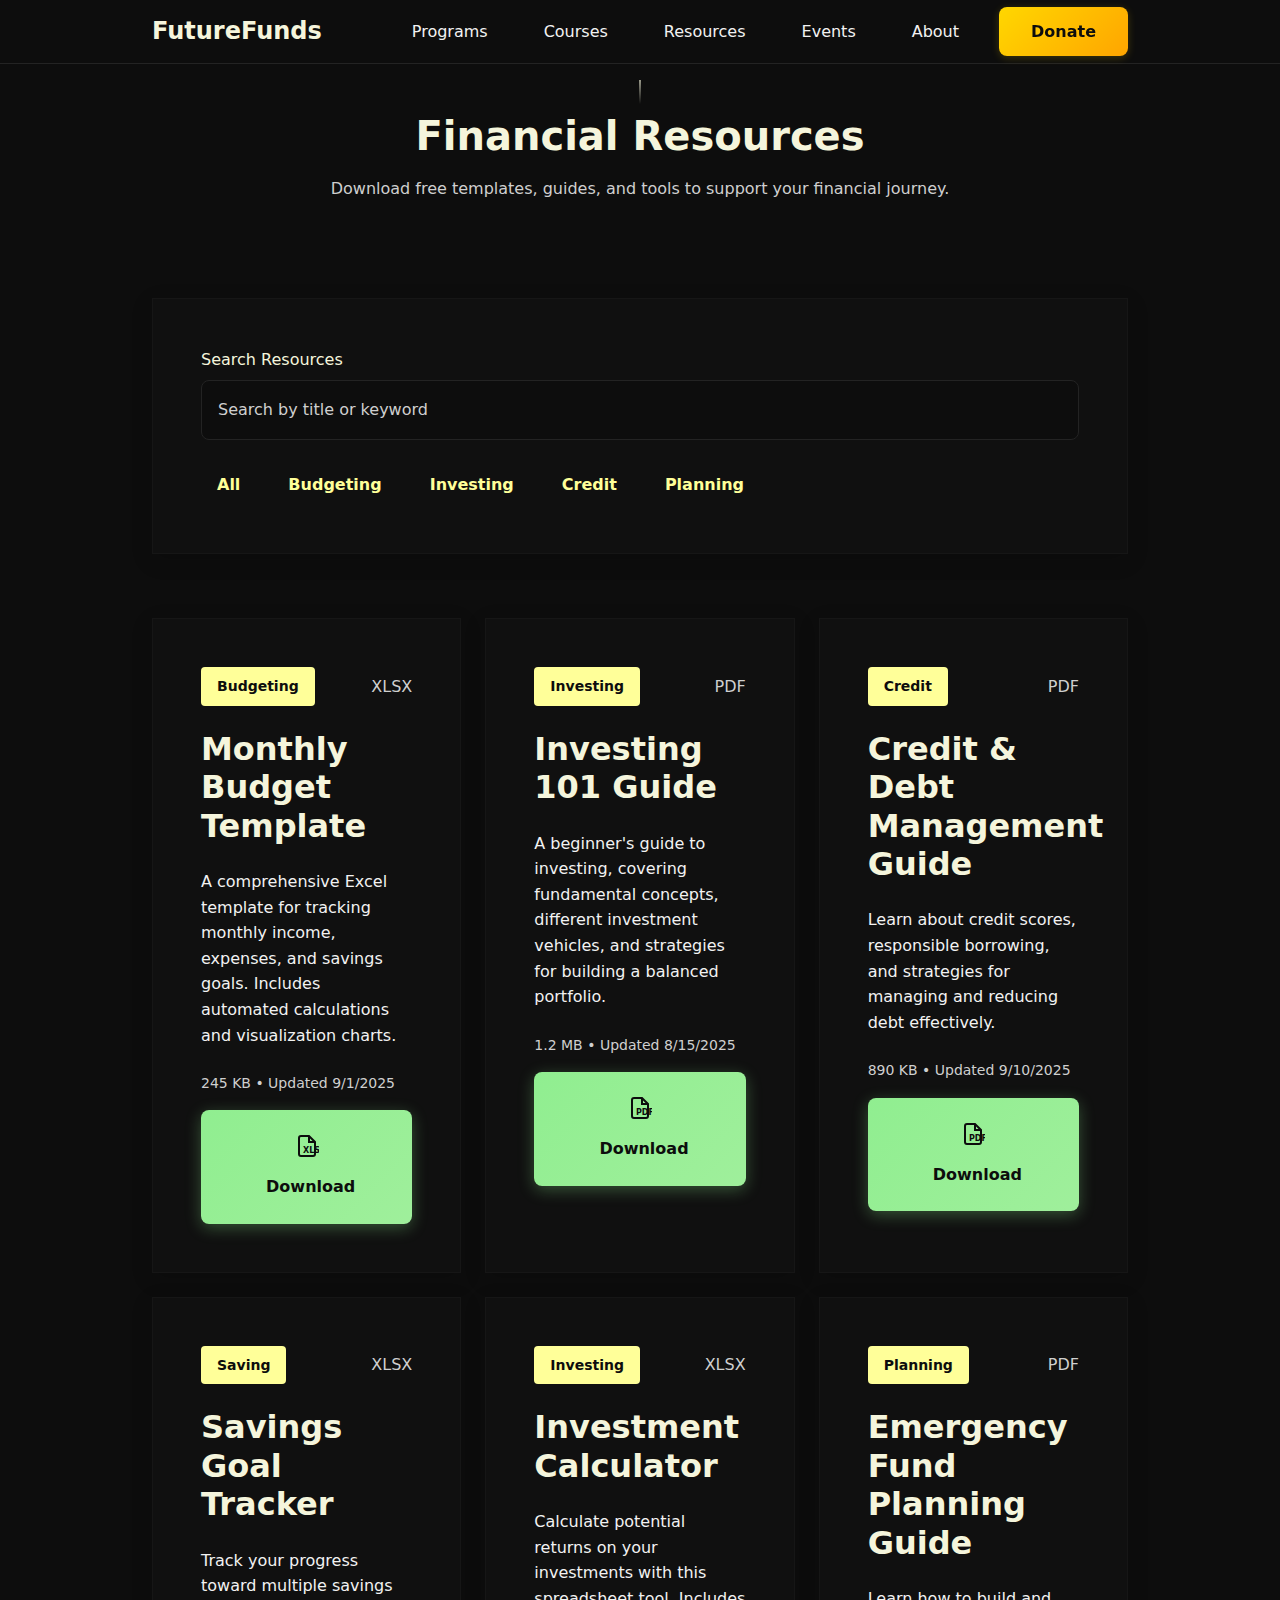
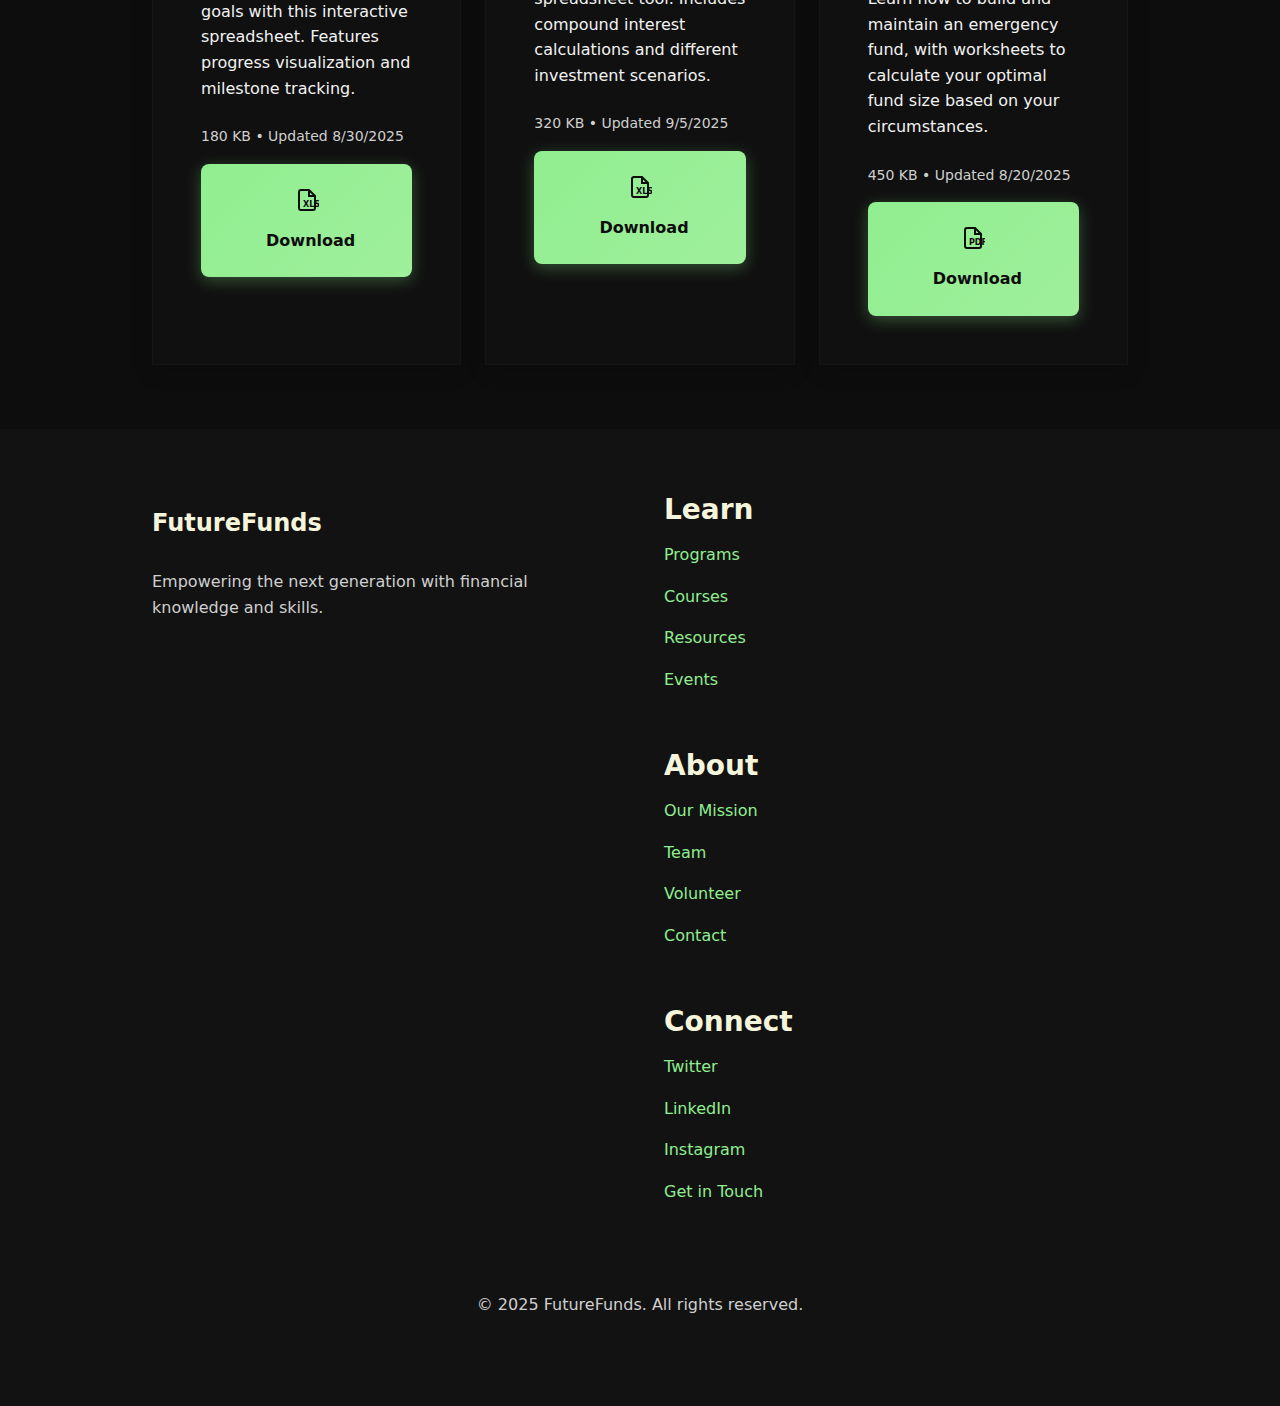
<file: resources.html>
<!DOCTYPE html>
<html lang="en">
<head>
  <meta charset="UTF-8">
  <meta name="viewport" content="width=device-width, initial-scale=1.0">
  <title>Resources - FutureFunds</title>
  <meta name="description" content="Access free financial resources including budget templates, investment guides, and financial planning tools.">
  
  <!-- Styles -->
  <link rel="stylesheet" href="/assets/css/styles.css">
  
  <!-- Favicon -->
  <link rel="icon" href="/assets/images/favicon.ico" sizes="any">
  <link rel="icon" href="/assets/images/icon.svg" type="image/svg+xml">
  <link rel="apple-touch-icon" href="/assets/images/apple-touch-icon.png">
  <link rel="manifest" href="/manifest.json">
</head>
<body>
  <!-- Skip Link -->
  <a href="#main" class="visually-hidden">Skip to main content</a>
  
  <!-- Navigation -->
  <nav class="nav" role="navigation">
    <div class="container nav__container">
      <a href="/" class="nav__logo">FutureFunds</a>
      
      <button class="nav__toggle" aria-expanded="false" aria-controls="nav-menu" aria-label="Toggle navigation">
        <span class="visually-hidden">Menu</span>
        <svg width="24" height="24" aria-hidden="true">
          <path d="M3 12h18M3 6h18M3 18h18" stroke="currentColor" stroke-width="2" stroke-linecap="round"/>
        </svg>
      </button>
      
      <ul class="nav__menu" id="nav-menu">
        <li><a href="/programs.html" class="nav__link">Programs</a></li>
        <li><a href="/courses.html" class="nav__link">Courses</a></li>
        <li><a href="/resources.html" class="nav__link" aria-current="page">Resources</a></li>
        <li><a href="/events.html" class="nav__link">Events</a></li>
        <li><a href="/about.html" class="nav__link">About</a></li>
        <li><a href="/donate.html" class="nav__link nav__link--donate">Donate</a></li>
      </ul>
    </div>
  </nav>
  
  <main id="main">
    <!-- Header -->
    <header class="section" style="padding-block: var(--space-xl);">
      <div class="container">
        <div class="section__header reveal">
          <h1>Financial Resources</h1>
          <p class="text-muted">
            Download free templates, guides, and tools to support your financial journey.
          </p>
        </div>
      </div>
    </header>
    
    <!-- Resource Filters -->
    <section class="section" style="padding-block: 0;">
      <div class="container">
        <div class="card reveal">
          <div class="form-group">
            <label for="resource-search" class="label">Search Resources</label>
            <input type="search" id="resource-search" 
                   class="input" 
                   placeholder="Search by title or keyword"
                   data-filter-search>
          </div>
          
          <div class="cluster" style="margin-top: var(--space-md);">
            <button class="btn btn--subtle" data-filter-category="all">All</button>
            <button class="btn btn--subtle" data-filter-category="Budgeting">Budgeting</button>
            <button class="btn btn--subtle" data-filter-category="Investing">Investing</button>
            <button class="btn btn--subtle" data-filter-category="Credit">Credit</button>
            <button class="btn btn--subtle" data-filter-category="Planning">Planning</button>
          </div>
        </div>
      </div>
    </section>
    
    <!-- Resource Grid -->
    <section class="section">
      <div class="container">
        <div id="resource-grid" class="grid reveal">
          <!-- Resources are dynamically populated here -->
        </div>
      </div>
    </section>
  </main>
  
  <!-- Footer -->
  <footer class="section" style="background-color: var(--ff-surface);">
    <div class="container">
      <div class="grid" style="gap: var(--space-xl);">
        <div>
          <h2 class="nav__logo">FutureFunds</h2>
          <p class="text-muted" style="margin-top: var(--space-sm);">
            Empowering the next generation with financial knowledge and skills.
          </p>
        </div>
        
        <nav aria-label="Footer Navigation">
          <div class="grid" style="gap: var(--space-lg);">
            <div>
              <h3>Learn</h3>
              <ul class="stack-sm" style="list-style: none;">
                <li><a href="/programs.html">Programs</a></li>
                <li><a href="/courses.html">Courses</a></li>
                <li><a href="/resources.html">Resources</a></li>
                <li><a href="/events.html">Events</a></li>
              </ul>
            </div>
            
            <div>
              <h3>About</h3>
              <ul class="stack-sm" style="list-style: none;">
                <li><a href="/about.html">Our Mission</a></li>
                <li><a href="/about.html#team">Team</a></li>
                <li><a href="/volunteer.html">Volunteer</a></li>
                <li><a href="/contact.html">Contact</a></li>
              </ul>
            </div>
            
            <div>
              <h3>Connect</h3>
              <ul class="stack-sm" style="list-style: none;">
                <li><a href="https://twitter.com/futurefunds">Twitter</a></li>
                <li><a href="https://linkedin.com/company/futurefunds">LinkedIn</a></li>
                <li><a href="https://instagram.com/futurefunds">Instagram</a></li>
                <li><a href="/contact.html">Get in Touch</a></li>
              </ul>
            </div>
          </div>
        </nav>
      </div>
      
      <div style="margin-top: var(--space-2xl); text-align: center;">
        <p class="text-muted">
          © 2025 FutureFunds. All rights reserved.
        </p>
      </div>
    </div>
  </footer>
  
  <!-- Scripts -->
  <script type="module" src="/assets/js/main.js"></script>
  
  <script type="module">
    // Resource filtering and rendering
    const searchInput = document.getElementById('resource-search');
    const categoryButtons = document.querySelectorAll('[data-filter-category]');
    const resourceGrid = document.getElementById('resource-grid');
    
    let resources = [];
    let activeCategory = 'all';
    let searchTerm = '';
    
    // Fetch resources
    fetch('/assets/data/resources.json')
      .then(response => response.json())
      .then(data => {
        resources = data.resources;
        renderResources();
      })
      .catch(error => console.error('Error loading resources:', error));
    
    // Filter resources
    function filterResources() {
      return resources.filter(resource => {
        const matchesCategory = activeCategory === 'all' || resource.category === activeCategory;
        const matchesSearch = !searchTerm || 
          resource.title.toLowerCase().includes(searchTerm.toLowerCase()) ||
          resource.description.toLowerCase().includes(searchTerm.toLowerCase());
        
        return matchesCategory && matchesSearch;
      });
    }
    
    // Render resource card
    function createResourceCard(resource) {
      const fileIcon = {
        pdf: `<svg width="24" height="24" aria-hidden="true">
                <path d="M14 2H6a2 2 0 0 0-2 2v16a2 2 0 0 0 2 2h12a2 2 0 0 0 2-2V8l-6-6z" fill="none" stroke="currentColor" stroke-width="2"/>
                <polyline points="14 2 14 8 20 8" fill="none" stroke="currentColor" stroke-width="2"/>
                <text x="8" y="19" font-size="8" fill="currentColor">PDF</text>
              </svg>`,
        xlsx: `<svg width="24" height="24" aria-hidden="true">
                <path d="M14 2H6a2 2 0 0 0-2 2v16a2 2 0 0 0 2 2h12a2 2 0 0 0 2-2V8l-6-6z" fill="none" stroke="currentColor" stroke-width="2"/>
                <polyline points="14 2 14 8 20 8" fill="none" stroke="currentColor" stroke-width="2"/>
                <text x="8" y="19" font-size="8" fill="currentColor">XLS</text>
              </svg>`
      };
      
      return `
        <article class="card" id="${resource.id}">
          <div class="stack">
            <div class="cluster" style="justify-content: space-between;">
              <span class="badge">${resource.category}</span>
              <span class="text-muted">${resource.fileType.toUpperCase()}</span>
            </div>
            
            <h2>${resource.title}</h2>
            <p>${resource.description}</p>
            
            <div class="cluster" style="margin-top: auto; justify-content: space-between;">
              <span class="text-muted" style="font-size: 0.875rem;">
                ${resource.size} • Updated ${new Date(resource.lastUpdated).toLocaleDateString()}
              </span>
              
              <a href="${resource.href}" class="btn btn--primary cluster">
                ${fileIcon[resource.fileType.toLowerCase()]}
                <span style="margin-left: var(--space-xs);">Download</span>
              </a>
            </div>
          </div>
        </article>
      `;
    }
    
    // Render filtered resources
    function renderResources() {
      const filteredResources = filterResources();
      resourceGrid.innerHTML = filteredResources.map(createResourceCard).join('');
      
      // Update active category button
      categoryButtons.forEach(button => {
        button.classList.toggle('is-active', 
          button.dataset.filterCategory === activeCategory);
      });
      
      // Announce results to screen readers
      const announcement = document.getElementById('filter-announcement');
      if (announcement) {
        announcement.textContent = `${filteredResources.length} resources found`;
      }
    }
    
    // Event listeners
    searchInput.addEventListener('input', (e) => {
      searchTerm = e.target.value;
      renderResources();
    });
    
    categoryButtons.forEach(button => {
      button.addEventListener('click', () => {
        activeCategory = button.dataset.filterCategory;
        renderResources();
      });
    });
  </script>
</body>
</html>
</file>
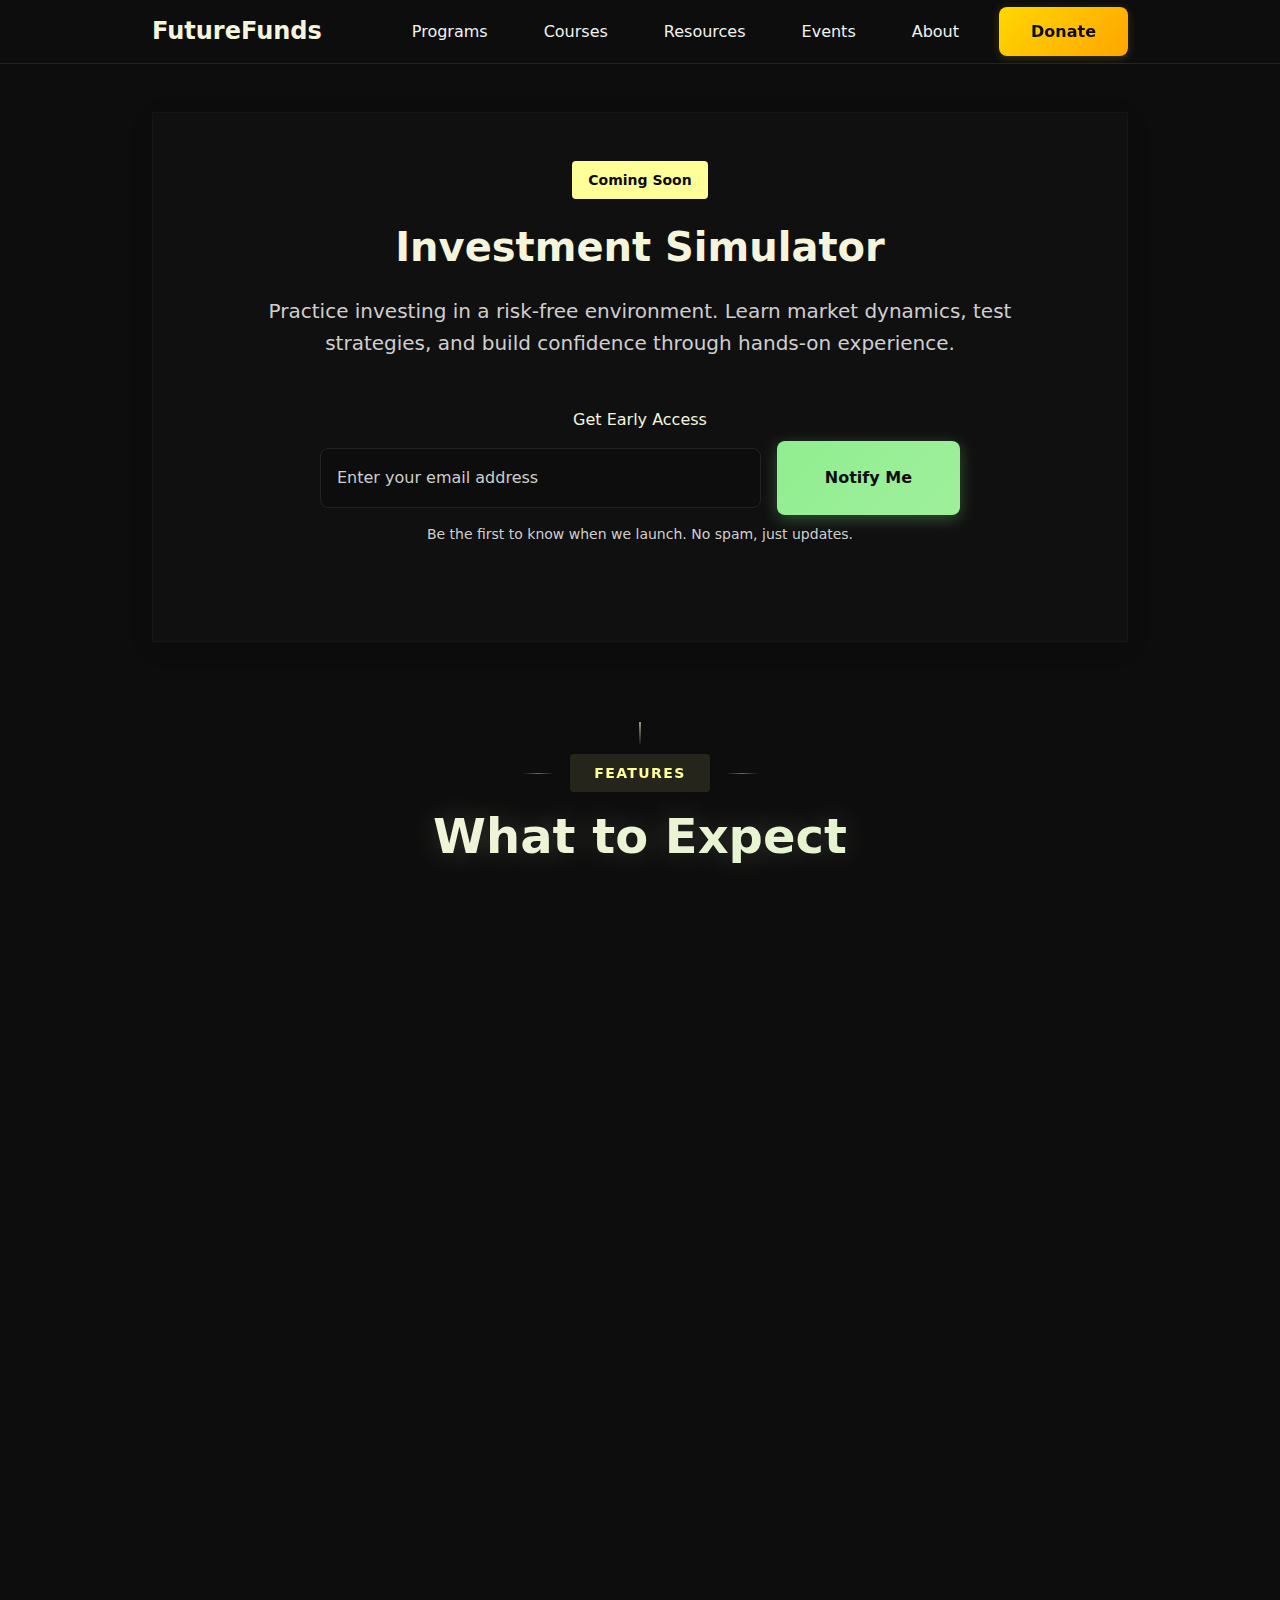
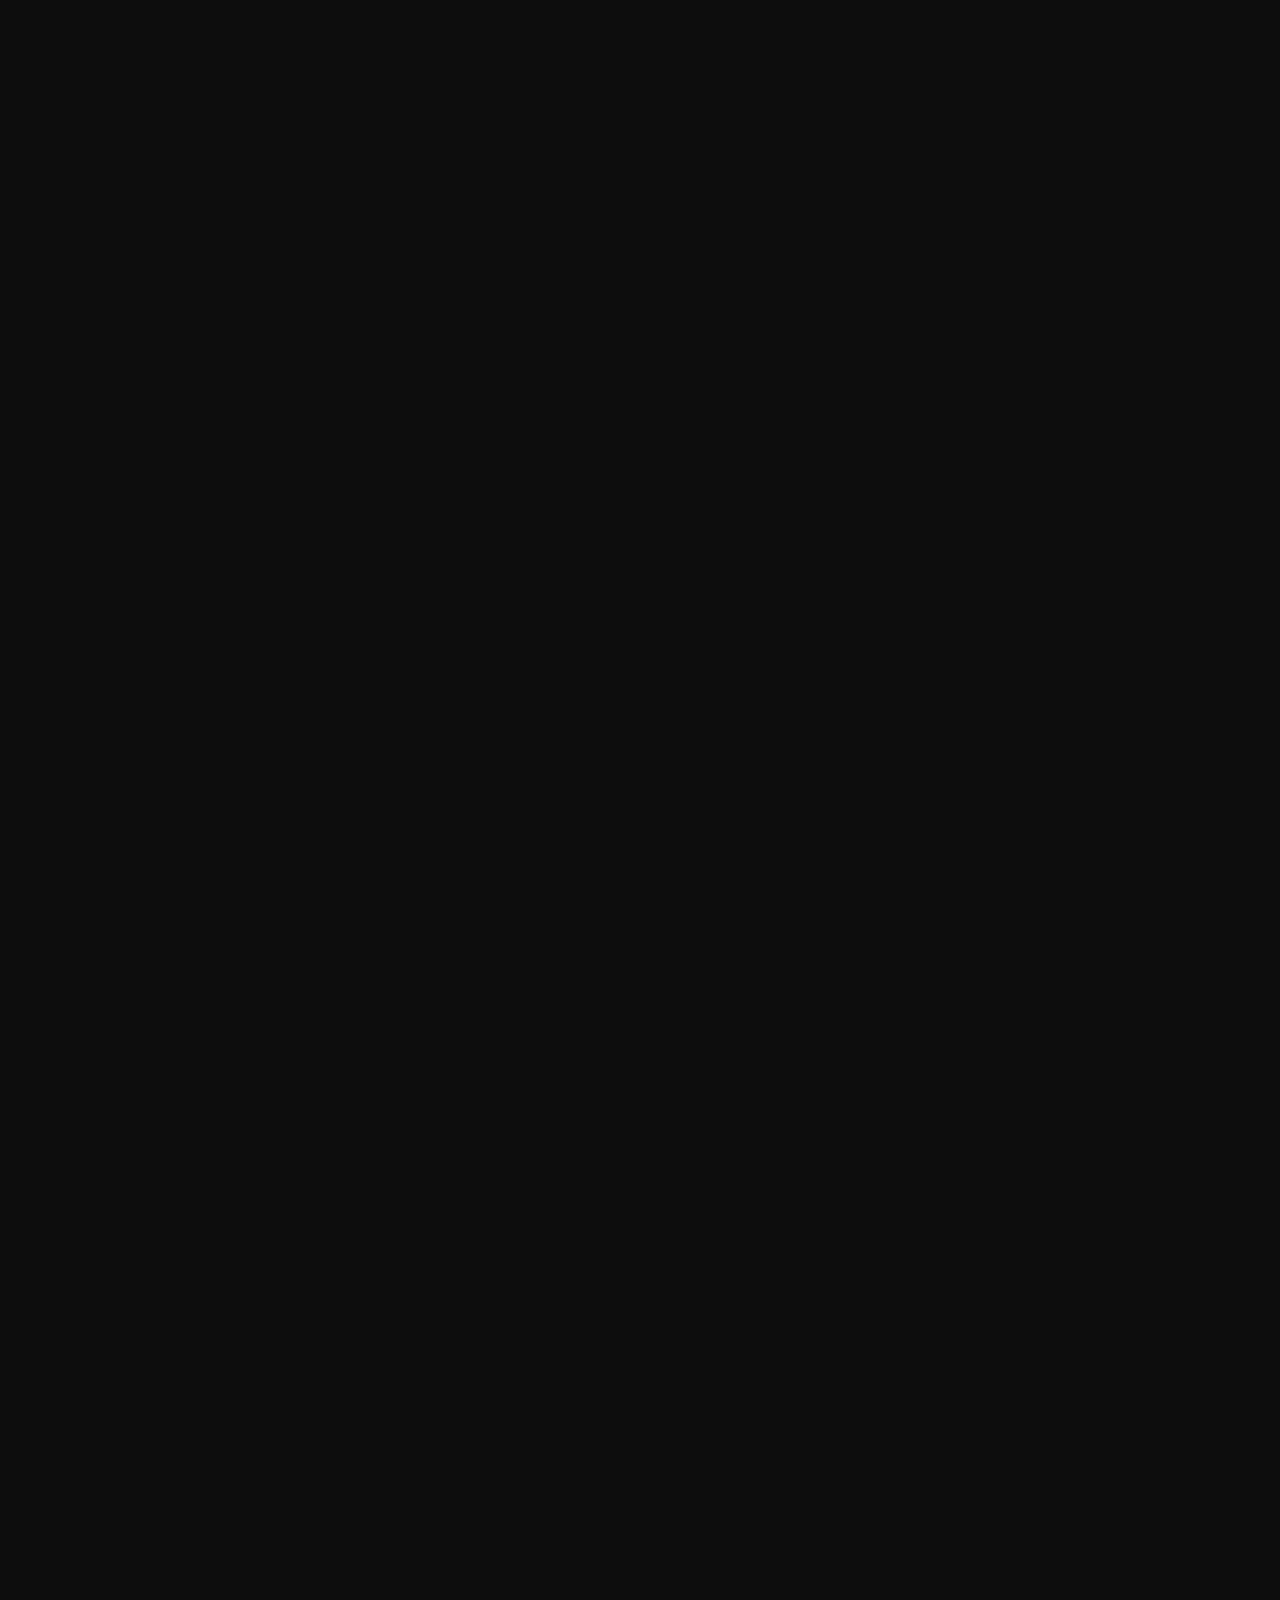
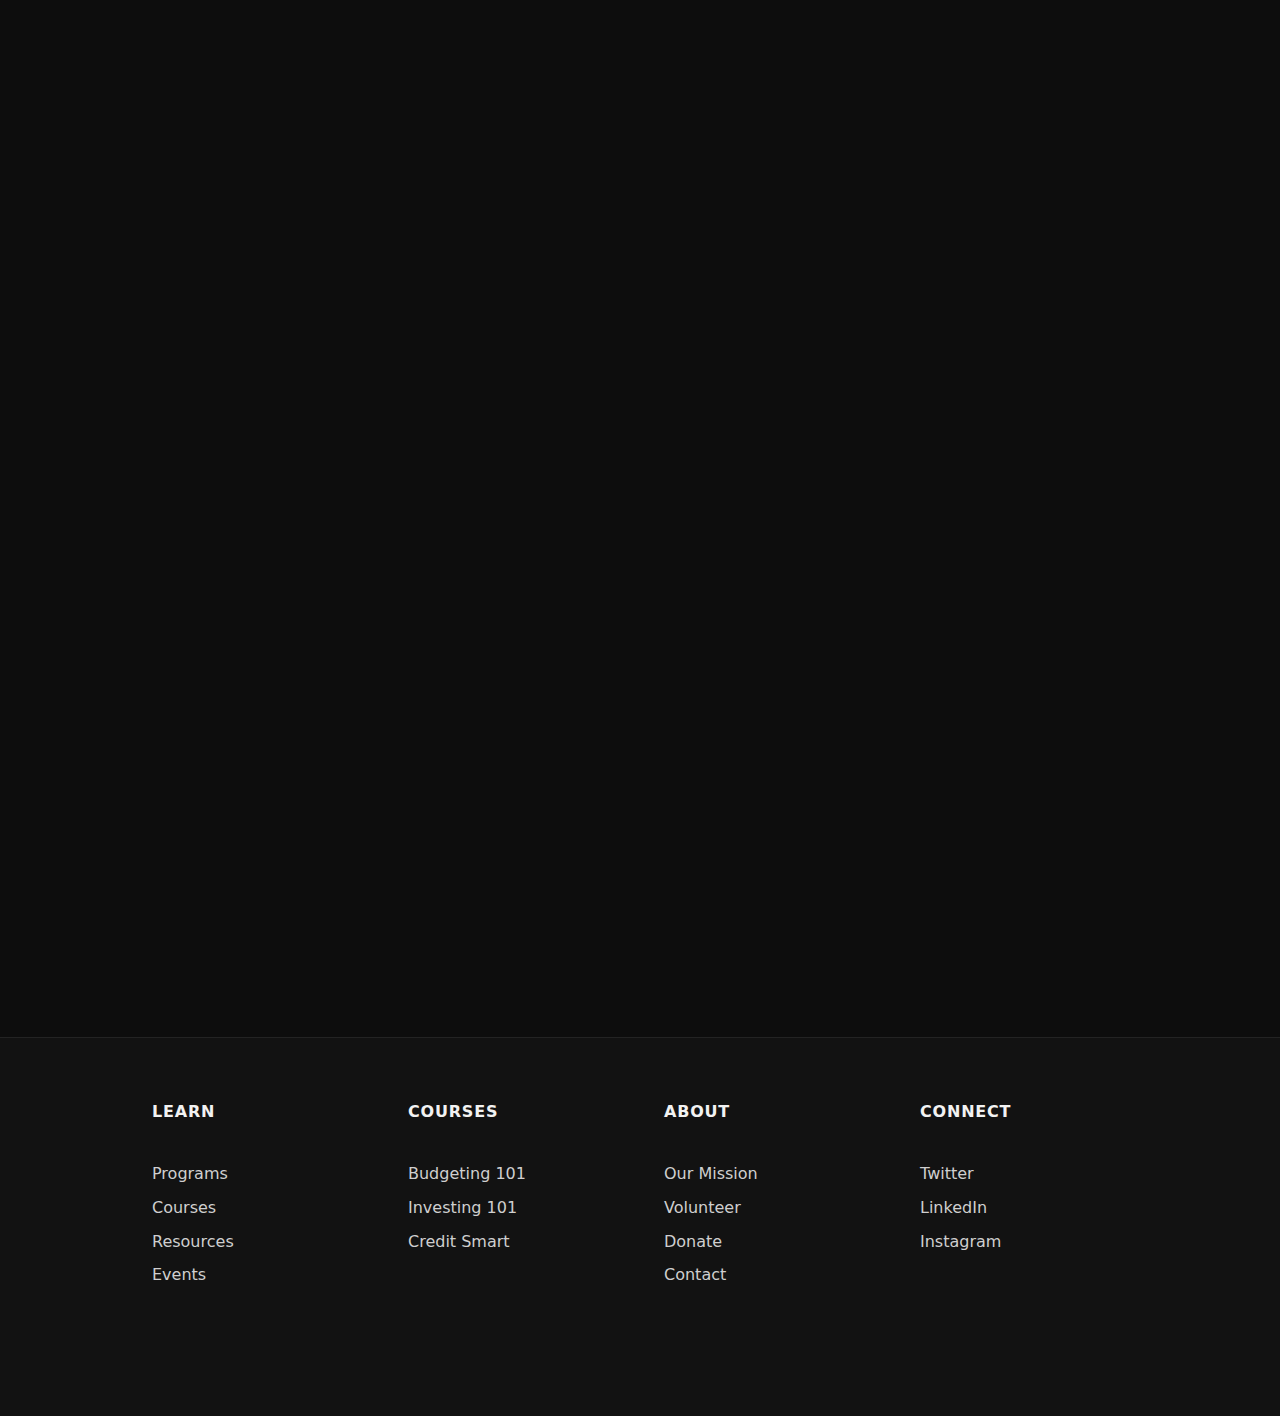
<file: simulator.html>
<!DOCTYPE html>
<html lang="en">
<head>
  <meta charset="UTF-8">
  <meta name="viewport" content="width=device-width, initial-scale=1.0">
  <title>Investment Simulator - FutureFunds</title>
  <meta name="description" content="Coming Soon: Practice investing in a risk-free environment with our interactive investment simulator. Learn market dynamics through hands-on experience.">
  
  <!-- Styles -->
  <link rel="stylesheet" href="/assets/css/styles.css">
  
  <!-- Favicon -->
  <link rel="icon" href="/assets/images/favicon.ico" sizes="any">
  <link rel="icon" href="/assets/images/icon.svg" type="image/svg+xml">
  <link rel="apple-touch-icon" href="/assets/images/apple-touch-icon.png">
  <link rel="manifest" href="/manifest.json">
</head>
<body>
  <!-- Skip Link -->
  <a href="#main" class="visually-hidden">Skip to main content</a>
  
  <!-- Navigation -->
  <nav class="nav" role="navigation">
    <div class="container nav__container">
      <a href="/" class="nav__logo">FutureFunds</a>
      
      <button class="nav__toggle" aria-expanded="false" aria-controls="nav-menu" aria-label="Toggle navigation">
        <span class="visually-hidden">Menu</span>
        <svg width="24" height="24" aria-hidden="true">
          <path d="M3 12h18M3 6h18M3 18h18" stroke="currentColor" stroke-width="2" stroke-linecap="round"/>
        </svg>
      </button>
      
      <ul class="nav__menu" id="nav-menu">
        <li><a href="/programs.html" class="nav__link">Programs</a></li>
        <li><a href="/courses.html" class="nav__link">Courses</a></li>
        <li><a href="/resources.html" class="nav__link">Resources</a></li>
        <li><a href="/events.html" class="nav__link">Events</a></li>
        <li><a href="/about.html" class="nav__link">About</a></li>
        <li><a href="/donate.html" class="nav__link nav__link--donate">Donate</a></li>
      </ul>
    </div>
  </nav>
  
  <main id="main">
    <!-- Coming Soon Banner -->
    <section class="section" style="padding-block: var(--space-xl);">
      <div class="container">
        <div class="card reveal" style="text-align: center;">
          <span class="badge">Coming Soon</span>
          <h1 style="margin-top: var(--space-md);">Investment Simulator</h1>
          <p class="text-muted" style="font-size: 1.25rem; max-width: 65ch; margin: var(--space-md) auto;">
            Practice investing in a risk-free environment. Learn market dynamics, test strategies, and build confidence through hands-on experience.
          </p>
          
          <form class="notify-form stack" style="max-width: var(--container-sm); margin: var(--space-xl) auto;">
            <div class="form-group">
              <label for="notify-email" class="label">Get Early Access</label>
              <div class="cluster">
                <input type="email" 
                       id="notify-email" 
                       name="email" 
                       class="input" 
                       placeholder="Enter your email address"
                       required
                       style="flex: 1;">
                <button type="submit" class="btn btn--primary">
                  Notify Me
                </button>
              </div>
              <p class="text-muted" style="font-size: 0.875rem; margin-top: var(--space-xs);">
                Be the first to know when we launch. No spam, just updates.
              </p>
            </div>
          </form>
        </div>
      </div>
    </section>
    
    <!-- Features -->
    <section class="section">
      <div class="container">
        <header class="section__header reveal">
          <span class="section__eyebrow">Features</span>
          <h2>What to Expect</h2>
        </header>
        
        <div class="grid reveal">
          <div class="card">
            <h3>Paper Trading</h3>
            <ul class="stack-sm">
              <li>Virtual portfolio with $100,000 starting capital</li>
              <li>Real-time market data</li>
              <li>Trade stocks, ETFs, and mutual funds</li>
              <li>Performance tracking and analytics</li>
            </ul>
          </div>
          
          <div class="card">
            <h3>Learning Scenarios</h3>
            <ul class="stack-sm">
              <li>Guided investment challenges</li>
              <li>Market condition simulations</li>
              <li>Risk management exercises</li>
              <li>Strategy testing environment</li>
            </ul>
          </div>
          
          <div class="card">
            <h3>Analysis Tools</h3>
            <ul class="stack-sm">
              <li>Technical indicators</li>
              <li>Portfolio analytics</li>
              <li>Risk assessment tools</li>
              <li>Performance reporting</li>
            </ul>
          </div>
        </div>
      </div>
    </section>
    
    <!-- Development Timeline -->
    <section class="section">
      <div class="container">
        <header class="section__header reveal">
          <span class="section__eyebrow">Roadmap</span>
          <h2>Development Timeline</h2>
        </header>
        
        <div class="card reveal">
          <div class="stack">
            <!-- Phase 1 -->
            <div class="stack-sm">
              <div class="cluster" style="justify-content: space-between;">
                <h3>Phase 1: MVP Launch</h3>
                <span class="badge">Q4 2025</span>
              </div>
              <ul>
                <li>Basic paper trading functionality</li>
                <li>Core portfolio management features</li>
                <li>Essential market data integration</li>
                <li>Fundamental user experience</li>
              </ul>
            </div>
            
            <!-- Phase 2 -->
            <div class="stack-sm">
              <div class="cluster" style="justify-content: space-between;">
                <h3>Phase 2: Beta Release</h3>
                <span class="badge">Q1 2026</span>
              </div>
              <ul>
                <li>Advanced trading features</li>
                <li>Learning scenarios implementation</li>
                <li>Enhanced analytics tools</li>
                <li>Community features</li>
              </ul>
            </div>
            
            <!-- Phase 3 -->
            <div class="stack-sm">
              <div class="cluster" style="justify-content: space-between;">
                <h3>Phase 3: Public Launch</h3>
                <span class="badge">Q2 2026</span>
              </div>
              <ul>
                <li>Full feature set deployment</li>
                <li>Mobile app release</li>
                <li>Integration with learning platform</li>
                <li>Competition system</li>
              </ul>
            </div>
          </div>
        </div>
      </div>
    </section>
    
    <!-- Educational Integration -->
    <section class="section">
      <div class="container">
        <header class="section__header reveal">
          <span class="section__eyebrow">Learning Journey</span>
          <h2>Educational Integration</h2>
        </header>
        
        <div class="grid reveal">
          <div class="card">
            <h3>Course Connection</h3>
            <p>The simulator will integrate with our investment courses, providing hands-on practice for concepts learned in:</p>
            <ul class="stack-sm" style="margin-top: var(--space-md);">
              <li><a href="/course-investing-101.html">Investing 101</a></li>
                <li><a href="/course-investing-101.html">Investing 101</a></li>
            </ul>
          </div>
          
          <div class="card">
            <h3>Guided Learning</h3>
            <p>Interactive tutorials and challenges help you:</p>
            <ul class="stack-sm" style="margin-top: var(--space-md);">
              <li>Understand market mechanics</li>
              <li>Learn trading strategies</li>
              <li>Practice risk management</li>
              <li>Analyze investment outcomes</li>
            </ul>
          </div>
          
          <div class="card">
            <h3>Progress Tracking</h3>
            <p>Monitor your development through:</p>
            <ul class="stack-sm" style="margin-top: var(--space-md);">
              <li>Performance metrics</li>
              <li>Learning achievements</li>
              <li>Strategy assessments</li>
              <li>Portfolio reviews</li>
            </ul>
          </div>
        </div>
      </div>
    </section>
    
    <!-- FAQ -->
    <section class="section">
      <div class="container">
        <header class="section__header reveal">
          <span class="section__eyebrow">Questions</span>
          <h2>Frequently Asked Questions</h2>
        </header>
        
        <div class="grid reveal">
          <div class="card">
            <h3>Is the simulator free to use?</h3>
            <p>Yes, the simulator will be completely free as part of our mission to provide accessible financial education.</p>
          </div>
          
          <div class="card">
            <h3>What markets can I trade?</h3>
            <p>Initially, US stocks, ETFs, and mutual funds. We plan to add more markets and instruments in future updates.</p>
          </div>
          
          <div class="card">
            <h3>Do I need experience?</h3>
            <p>No experience needed! The simulator is designed for beginners and includes comprehensive tutorials and guidance.</p>
          </div>
          
          <div class="card">
            <h3>Can I use it for school?</h3>
            <p>Yes! We're developing special features for educators to integrate the simulator into their curriculum.</p>
          </div>
        </div>
      </div>
    </section>
  </main>
  
  <!-- Footer -->
  <footer class="footer">
    <div class="container">
      <div class="footer__grid">
        <!-- Learn -->
        <div class="footer__column">
          <h2 class="footer__title">Learn</h2>
          <ul class="footer__list">
            <li><a href="/programs.html">Programs</a></li>
            <li><a href="/courses.html">Courses</a></li>
            <li><a href="/resources.html">Resources</a></li>
            <li><a href="/events.html">Events</a></li>
          </ul>
        </div>

        <!-- Courses -->
        <div class="footer__column">
          <h2 class="footer__title">Courses</h2>
          <ul class="footer__list">
            <li><a href="/course-budgeting-101.html">Budgeting 101</a></li>
            <li><a href="/course-investing-101.html">Investing 101</a></li>
            <li><a href="/course-credit-smart.html">Credit Smart</a></li>
          </ul>
        </div>

        <!-- About -->
        <div class="footer__column">
          <h2 class="footer__title">About</h2>
          <ul class="footer__list">
            <li><a href="/about.html">Our Mission</a></li>
            <li><a href="/volunteer.html">Volunteer</a></li>
            <li><a href="/donate.html">Donate</a></li>
            <li><a href="/contact.html">Contact</a></li>
          </ul>
        </div>

        <!-- Connect -->
        <div class="footer__column">
          <h2 class="footer__title">Connect</h2>
          <ul class="footer__list">
            <li><a href="https://twitter.com/futurefunds">Twitter</a></li>
            <li><a href="https://linkedin.com/company/futurefunds">LinkedIn</a></li>
            <li><a href="https://instagram.com/futurefunds">Instagram</a></li>
          </ul>
        </div>
      </div>
    </div>
  </footer>
  
  <!-- Scripts -->
  <script type="module" src="/assets/js/main.js"></script>
  <script type="module" src="/assets/js/validate.js"></script>
  
  <script type="module">
    import FormValidator from '/assets/js/validate.js';
    import { createToast } from '/assets/js/main.js';
    
    // Initialize form validation
    const form = document.querySelector('.notify-form');
    
    const validator = new FormValidator(form, {
      email: {
        required: true,
        email: true
      }
    });
    
    // Handle form submission
    form.addEventListener('form:valid', (e) => {
      const data = e.detail;
      
      // Store email in localStorage
      const notifyList = JSON.parse(localStorage.getItem('notifyList') || '[]');
      notifyList.push({
        email: data.email,
        timestamp: Date.now(),
        source: 'simulator'
      });
      localStorage.setItem('notifyList', JSON.stringify(notifyList));
      
      createToast('Thanks! We\'ll notify you when the simulator launches.');
      form.reset();
    });
  </script>
</body>
</html>
</file>
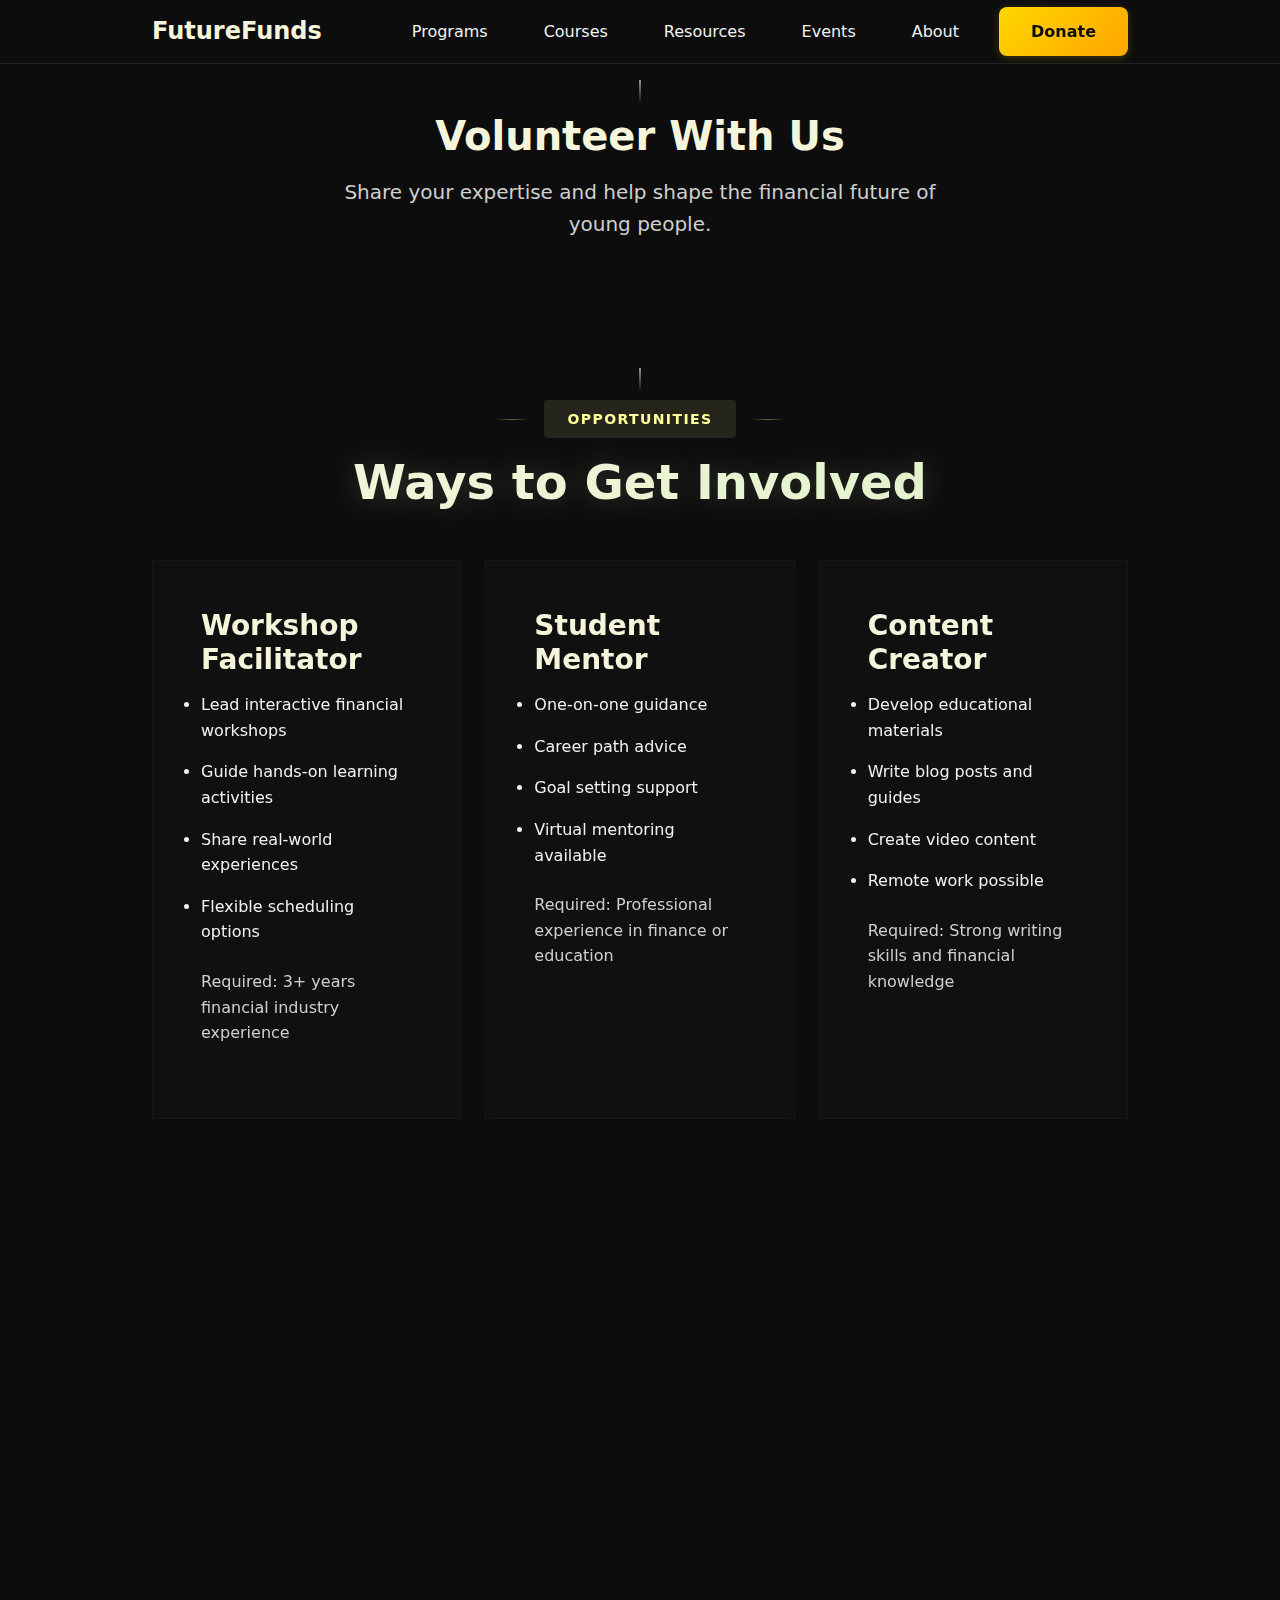
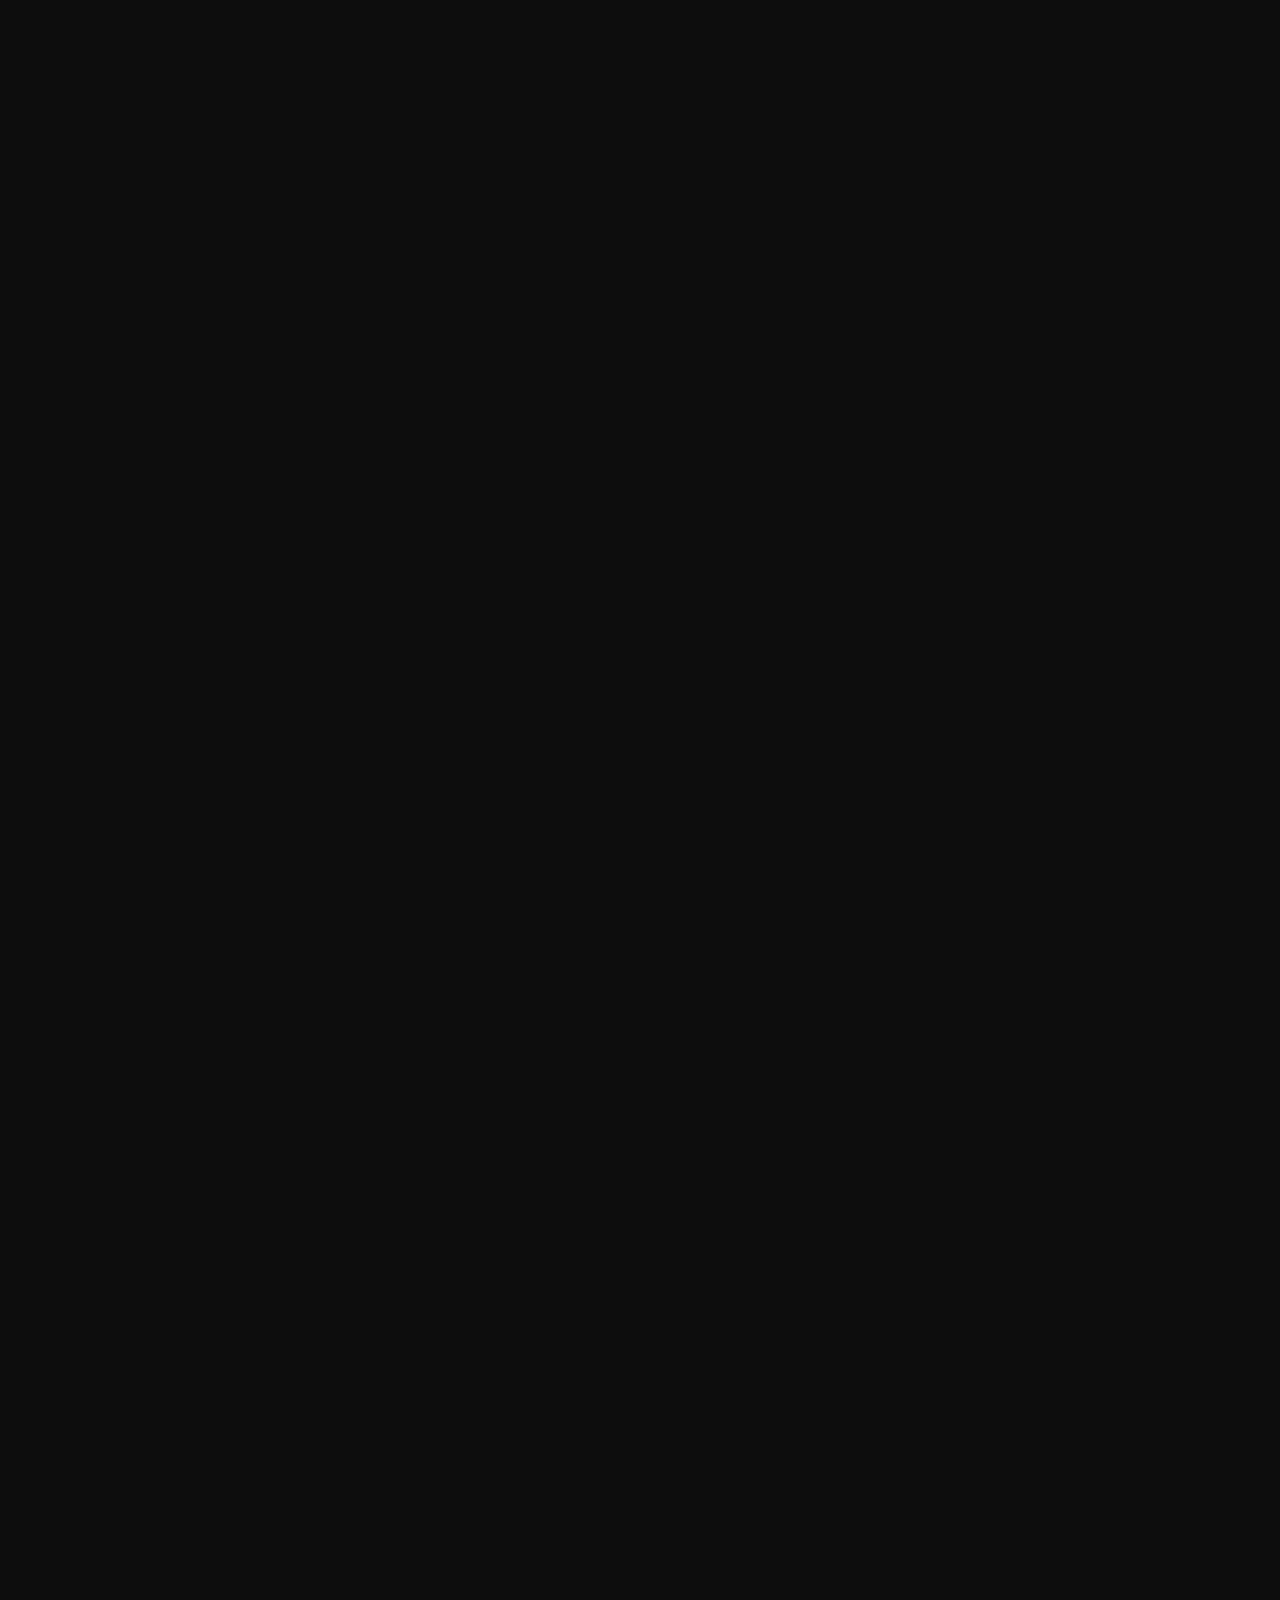
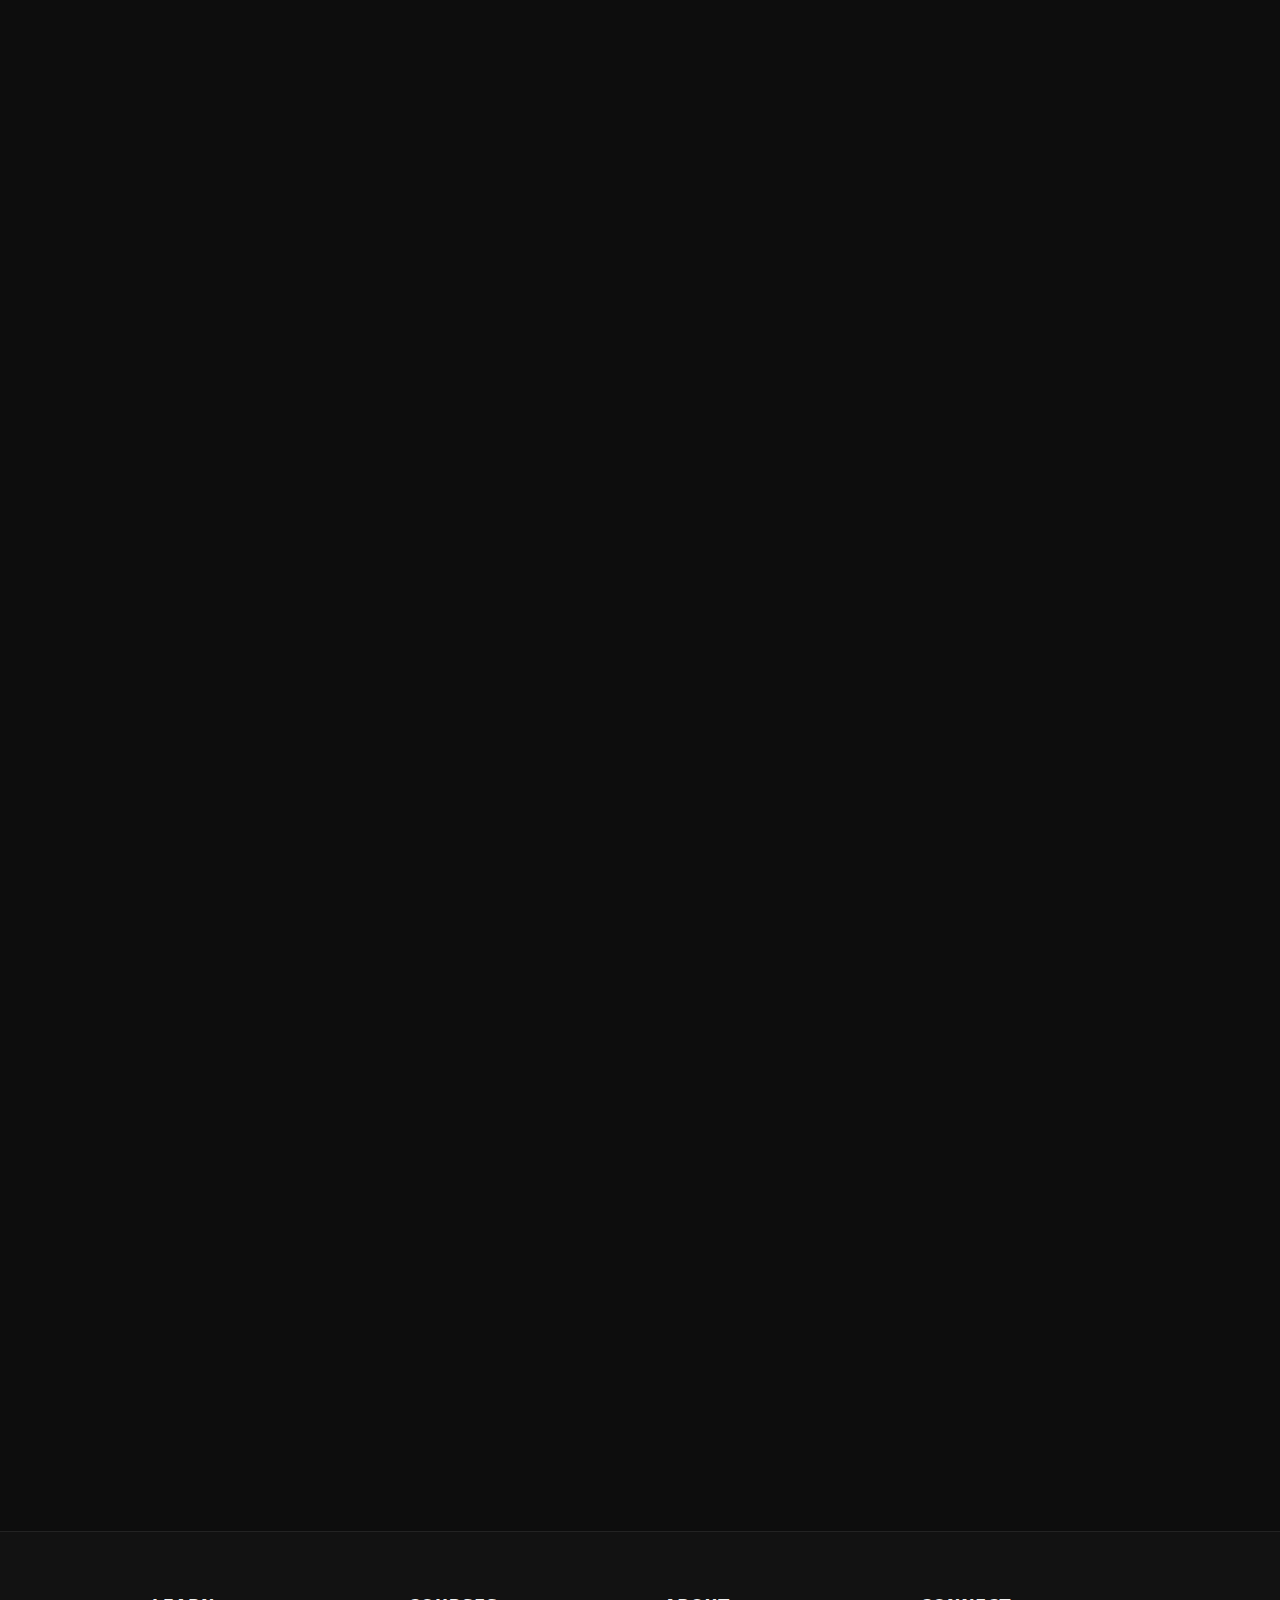
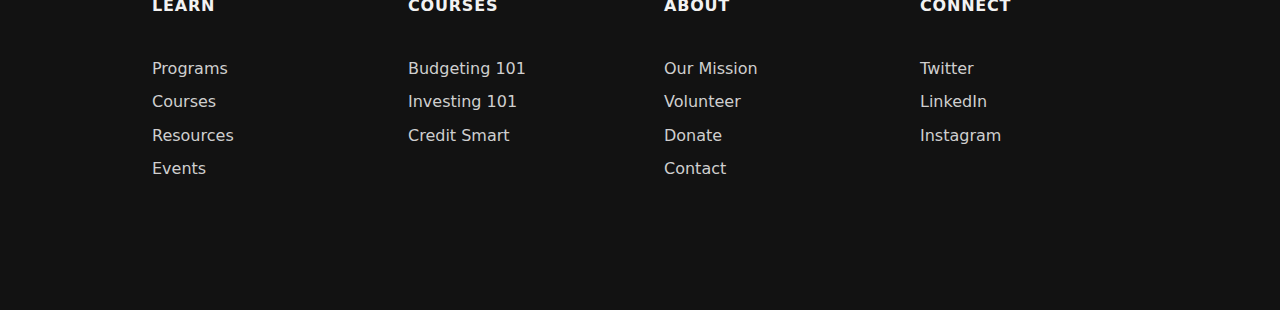
<file: volunteer.html>
<!DOCTYPE html>
<html lang="en">
<head>
  <meta charset="UTF-8">
  <meta name="viewport" content="width=device-width, initial-scale=1.0">
  <title>Volunteer - FutureFunds</title>
  <meta name="description" content="Join our team of volunteers and help empower the next generation with financial literacy skills. Apply to become a mentor, workshop facilitator, or content creator.">
  
  <!-- Styles -->
  <link rel="stylesheet" href="/assets/css/styles.css">
  
  <!-- Favicon -->
  <link rel="icon" href="/assets/images/favicon.ico" sizes="any">
  <link rel="icon" href="/assets/images/icon.svg" type="image/svg+xml">
  <link rel="apple-touch-icon" href="/assets/images/apple-touch-icon.png">
  <link rel="manifest" href="/manifest.json">
</head>
<body>
  <!-- Skip Link -->
  <a href="#main" class="visually-hidden">Skip to main content</a>
  
  <!-- Navigation -->
  <nav class="nav" role="navigation">
    <div class="container nav__container">
      <a href="/" class="nav__logo">FutureFunds</a>
      
      <button class="nav__toggle" aria-expanded="false" aria-controls="nav-menu" aria-label="Toggle navigation">
        <span class="visually-hidden">Menu</span>
        <svg width="24" height="24" aria-hidden="true">
          <path d="M3 12h18M3 6h18M3 18h18" stroke="currentColor" stroke-width="2" stroke-linecap="round"/>
        </svg>
      </button>
      
      <ul class="nav__menu" id="nav-menu">
        <li><a href="/programs.html" class="nav__link">Programs</a></li>
        <li><a href="/courses.html" class="nav__link">Courses</a></li>
        <li><a href="/resources.html" class="nav__link">Resources</a></li>
        <li><a href="/events.html" class="nav__link">Events</a></li>
        <li><a href="/about.html" class="nav__link">About</a></li>
        <li><a href="/donate.html" class="nav__link nav__link--donate">Donate</a></li>
      </ul>
    </div>
  </nav>
  
  <main id="main">
    <!-- Header -->
    <header class="section" style="padding-block: var(--space-xl);">
      <div class="container">
        <div class="section__header reveal">
          <h1>Volunteer With Us</h1>
          <p class="text-muted" style="font-size: 1.25rem;">
            Share your expertise and help shape the financial future of young people.
          </p>
        </div>
      </div>
    </header>
    
    <!-- Volunteer Opportunities -->
    <section class="section">
      <div class="container">
        <header class="section__header reveal">
          <span class="section__eyebrow">Opportunities</span>
          <h2>Ways to Get Involved</h2>
        </header>
        
        <div class="grid reveal">
          <div class="card">
            <h3>Workshop Facilitator</h3>
            <ul class="stack-sm">
              <li>Lead interactive financial workshops</li>
              <li>Guide hands-on learning activities</li>
              <li>Share real-world experiences</li>
              <li>Flexible scheduling options</li>
            </ul>
            <p class="text-muted" style="margin-top: var(--space-md);">
              Required: 3+ years financial industry experience
            </p>
          </div>
          
          <div class="card">
            <h3>Student Mentor</h3>
            <ul class="stack-sm">
              <li>One-on-one guidance</li>
              <li>Career path advice</li>
              <li>Goal setting support</li>
              <li>Virtual mentoring available</li>
            </ul>
            <p class="text-muted" style="margin-top: var(--space-md);">
              Required: Professional experience in finance or education
            </p>
          </div>
          
          <div class="card">
            <h3>Content Creator</h3>
            <ul class="stack-sm">
              <li>Develop educational materials</li>
              <li>Write blog posts and guides</li>
              <li>Create video content</li>
              <li>Remote work possible</li>
            </ul>
            <p class="text-muted" style="margin-top: var(--space-md);">
              Required: Strong writing skills and financial knowledge
            </p>
          </div>
        </div>
      </div>
    </section>
    
    <!-- Benefits Section -->
    <section class="section">
      <div class="container">
        <header class="section__header reveal">
          <span class="section__eyebrow">Why Volunteer</span>
          <h2>Volunteer Benefits</h2>
        </header>
        
        <div class="grid reveal">
          <div class="card">
            <h3>Professional Development</h3>
            <ul class="stack-sm">
              <li>Leadership experience</li>
              <li>Teaching skills</li>
              <li>Networking opportunities</li>
              <li>Professional references</li>
            </ul>
          </div>
          
          <div class="card">
            <h3>Personal Growth</h3>
            <ul class="stack-sm">
              <li>Make a meaningful impact</li>
              <li>Build new relationships</li>
              <li>Share your knowledge</li>
              <li>Community involvement</li>
            </ul>
          </div>
          
          <div class="card">
            <h3>Program Perks</h3>
            <ul class="stack-sm">
              <li>Volunteer certification</li>
              <li>Training workshops</li>
              <li>Recognition events</li>
              <li>Resource access</li>
            </ul>
          </div>
        </div>
      </div>
    </section>
    
    <!-- Application Form -->
    <section class="section">
      <div class="container">
        <div class="card reveal" style="max-width: var(--container-sm); margin-inline: auto;">
          <h2>Volunteer Application</h2>
          
          <form id="volunteer-form" class="stack" style="margin-top: var(--space-xl);">
            <!-- Personal Information -->
            <div class="stack">
              <h3>Personal Information</h3>
              
              <div class="form-group">
                <label for="full-name" class="label">Full Name</label>
                <input type="text" id="full-name" name="name" class="input" required>
              </div>
              
              <div class="form-group">
                <label for="email" class="label">Email Address</label>
                <input type="email" id="email" name="email" class="input" required>
              </div>
              
              <div class="form-group">
                <label for="phone" class="label">Phone Number</label>
                <input type="tel" id="phone" name="phone" class="input" required>
              </div>
              
              <div class="form-group">
                <label for="location" class="label">Location</label>
                <input type="text" id="location" name="location" class="input" required
                       placeholder="City, State">
              </div>
            </div>
            
            <!-- Volunteer Interests -->
            <div class="stack">
              <h3>Areas of Interest</h3>
              
              <div class="form-group">
                <label for="role" class="label">Preferred Role</label>
                <select id="role" name="role" class="select" required>
                  <option value="">Select a role</option>
                  <option value="facilitator">Workshop Facilitator</option>
                  <option value="mentor">Student Mentor</option>
                  <option value="content">Content Creator</option>
                </select>
              </div>
              
              <div class="form-group">
                <label for="availability" class="label">Availability</label>
                <select id="availability" name="availability" class="select" required>
                  <option value="">Select availability</option>
                  <option value="weekdays">Weekdays</option>
                  <option value="evenings">Evenings</option>
                  <option value="weekends">Weekends</option>
                  <option value="flexible">Flexible</option>
                </select>
              </div>
              
              <div class="form-group">
                <label for="commitment" class="label">Time Commitment</label>
                <select id="commitment" name="commitment" class="select" required>
                  <option value="">Select hours per month</option>
                  <option value="5">5 hours</option>
                  <option value="10">10 hours</option>
                  <option value="15">15 hours</option>
                  <option value="20">20+ hours</option>
                </select>
              </div>
            </div>
            
            <!-- Experience -->
            <div class="stack">
              <h3>Experience & Skills</h3>
              
              <div class="form-group">
                <label for="experience" class="label">Relevant Experience</label>
                <textarea id="experience" 
                         name="experience" 
                         class="textarea" 
                         rows="4"
                         required
                         placeholder="Describe your professional experience, particularly in finance or education."></textarea>
              </div>
              
              <div class="form-group">
                <label for="skills" class="label">Special Skills</label>
                <textarea id="skills" 
                         name="skills" 
                         class="textarea" 
                         rows="4"
                         required
                         placeholder="List any special skills or certifications relevant to your preferred role."></textarea>
              </div>
              
              <div class="form-group">
                <label for="motivation" class="label">Motivation</label>
                <textarea id="motivation" 
                         name="motivation" 
                         class="textarea" 
                         rows="4"
                         required
                         placeholder="Why do you want to volunteer with FutureFunds?"></textarea>
              </div>
            </div>
            
            <!-- References -->
            <div class="stack">
              <h3>References</h3>
              <p class="text-muted">Please provide two professional references.</p>
              
              <!-- Reference 1 -->
              <div class="stack-sm">
                <div class="form-group">
                  <label for="ref1-name" class="label">Reference 1 Name</label>
                  <input type="text" id="ref1-name" name="ref1_name" class="input" required>
                </div>
                
                <div class="form-group">
                  <label for="ref1-relation" class="label">Relationship</label>
                  <input type="text" id="ref1-relation" name="ref1_relation" class="input" required>
                </div>
                
                <div class="form-group">
                  <label for="ref1-contact" class="label">Contact Information</label>
                  <input type="text" id="ref1-contact" name="ref1_contact" class="input" required
                         placeholder="Email or phone">
                </div>
              </div>
              
              <!-- Reference 2 -->
              <div class="stack-sm">
                <div class="form-group">
                  <label for="ref2-name" class="label">Reference 2 Name</label>
                  <input type="text" id="ref2-name" name="ref2_name" class="input" required>
                </div>
                
                <div class="form-group">
                  <label for="ref2-relation" class="label">Relationship</label>
                  <input type="text" id="ref2-relation" name="ref2_relation" class="input" required>
                </div>
                
                <div class="form-group">
                  <label for="ref2-contact" class="label">Contact Information</label>
                  <input type="text" id="ref2-contact" name="ref2_contact" class="input" required
                         placeholder="Email or phone">
                </div>
              </div>
            </div>
            
            <!-- Agreement -->
            <div class="form-group">
              <label>
                <input type="checkbox" name="agreement" required>
                I understand that submitting this application does not guarantee acceptance into the volunteer program.
              </label>
            </div>
            
            <button type="submit" class="btn btn--primary">Submit Application</button>
          </form>
        </div>
      </div>
    </section>
  </main>
  
  <!-- Footer -->
  <footer class="footer">
    <div class="container">
      <div class="footer__grid">
        <!-- Learn -->
        <div class="footer__column">
          <h2 class="footer__title">Learn</h2>
          <ul class="footer__list">
            <li><a href="/programs.html">Programs</a></li>
            <li><a href="/courses.html">Courses</a></li>
            <li><a href="/resources.html">Resources</a></li>
            <li><a href="/events.html">Events</a></li>
          </ul>
        </div>

        <!-- Courses -->
        <div class="footer__column">
          <h2 class="footer__title">Courses</h2>
          <ul class="footer__list">
            <li><a href="/course-budgeting-101.html">Budgeting 101</a></li>
            <li><a href="/course-investing-101.html">Investing 101</a></li>
            <li><a href="/course-credit-smart.html">Credit Smart</a></li>
          </ul>
        </div>

        <!-- About -->
        <div class="footer__column">
          <h2 class="footer__title">About</h2>
          <ul class="footer__list">
            <li><a href="/about.html">Our Mission</a></li>
            <li><a href="/volunteer.html">Volunteer</a></li>
            <li><a href="/donate.html">Donate</a></li>
            <li><a href="/contact.html">Contact</a></li>
          </ul>
        </div>

        <!-- Connect -->
        <div class="footer__column">
          <h2 class="footer__title">Connect</h2>
          <ul class="footer__list">
            <li><a href="https://twitter.com/futurefunds">Twitter</a></li>
            <li><a href="https://linkedin.com/company/futurefunds">LinkedIn</a></li>
            <li><a href="https://instagram.com/futurefunds">Instagram</a></li>
          </ul>
        </div>
      </div>
    </div>
  </footer>
  
  <!-- Scripts -->
  <script type="module" src="/assets/js/main.js"></script>
  <script type="module" src="/assets/js/validate.js"></script>
  
  <script type="module">
    import FormValidator from '/assets/js/validate.js';
    import { createToast } from '/assets/js/main.js';
    
    // Initialize form validation
    const form = document.getElementById('volunteer-form');
    
    const validator = new FormValidator(form, {
      name: {
        required: true,
        minLength: 2
      },
      email: {
        required: true,
        email: true
      },
      phone: {
        required: true,
        pattern: /^\+?[\d\s-()]+$/,
        message: 'Please enter a valid phone number'
      },
      location: {
        required: true,
        minLength: 2
      },
      experience: {
        required: true,
        minLength: 50
      },
      skills: {
        required: true,
        minLength: 20
      },
      motivation: {
        required: true,
        minLength: 50
      }
    });
    
    // Handle form submission
    form.addEventListener('form:valid', (e) => {
      const data = e.detail;
      console.log('Volunteer application data:', data);
      
      // In a real implementation, this would:
      // 1. Send data to server
      // 2. Send confirmation email
      // 3. Update database
      
      createToast('Application submitted successfully! We\'ll be in touch soon.');
      form.reset();
    });
  </script>
</body>
</html>
</file>
<file: assets/css/styles.css>
/*
 * FutureFunds - Main Stylesheet
 * A clean, accessible design system for financial literacy education
 * No frameworks, pure CSS with modern best practices
 */

/* Custom Properties - Design Tokens */
:root {
  /* Colors */
  --ff-bg: #0D0D0D;
  --ff-surface: #121212;
  --ff-text: #F2F2F2;
  --ff-muted: #CFCFCF;
  --ff-beige: #F5F5DC;
  --ff-green: #90EE90;
  --ff-yellow: #FFFF99;
  --ff-border: #232323;
  
  /* Spacing */
  --space-xs: 0.5rem;
  --space-sm: 1rem;
  --space-md: 1.5rem;
  --space-lg: 2rem;
  --space-xl: 3rem;
  --space-2xl: 4rem;
  
  /* Typography */
  --font-sans: system-ui, -apple-system, BlinkMacSystemFont, 'Segoe UI', Roboto, Oxygen, Ubuntu, Cantarell, sans-serif;
  --font-mono: ui-monospace, SFMono-Regular, Menlo, Monaco, Consolas, monospace;
  --line-height-body: 1.6;
  --line-height-heading: 1.2;
  
  /* Border Radius */
  --radius-sm: 4px;
  --radius-md: 8px;
  --radius-xl: 16px;
  
  /* Shadows */
  --shadow-1: 0 8px 24px rgba(0,0,0,0.25);
  
  /* Container Max Widths */
  --container-sm: 640px;
  --container-md: 768px;
  --container-lg: 1024px;
  --container-xl: 1280px;
  
  /* Transitions */
  --transition-fast: 150ms ease-out;
  --transition-base: 250ms ease-out;
  --transition-slow: 350ms ease-out;
}

/* Modern CSS Reset */
*, *::before, *::after {
  box-sizing: border-box;
  margin: 0;
  padding: 0;
}

html {
  scroll-behavior: smooth;
}

@media (prefers-reduced-motion: reduce) {
  html {
    scroll-behavior: auto;
  }
  
  *, *::before, *::after {
    animation-duration: 0.01ms !important;
    animation-iteration-count: 1 !important;
    transition-duration: 0.01ms !important;
    scroll-behavior: auto !important;
  }
}

body {
  min-height: 100vh;
  line-height: var(--line-height-body);
  font-family: var(--font-sans);
  background-color: var(--ff-bg);
  color: var(--ff-text);
  text-rendering: optimizeLegibility;
  -webkit-font-smoothing: antialiased;
  -moz-osx-font-smoothing: grayscale;
}

img, picture, video, canvas, svg {
  display: block;
  max-width: 100%;
  height: auto;
}

input, button, textarea, select {
  font: inherit;
}

/* Typography */
h1, h2, h3, h4, h5, h6 {
  color: var(--ff-beige);
  line-height: var(--line-height-heading);
  font-weight: 700;
  margin-bottom: var(--space-sm);
}

h1 { font-size: 2.5rem; }
h2 { font-size: 2rem; }
h3 { font-size: 1.75rem; }
h4 { font-size: 1.5rem; }
h5 { font-size: 1.25rem; }
h6 { font-size: 1rem; }

p, ul, ol {
  margin-bottom: var(--space-md);
}

a {
  color: var(--ff-green);
  text-decoration: none;
  transition: color var(--transition-fast);
}

a:hover {
  color: var(--ff-yellow);
}

/* Focus Styles */
:focus-visible {
  outline: 2px solid var(--ff-green);
  outline-offset: 2px;
}

/* Layout Utilities */
.container {
  width: 100%;
  max-width: var(--container-lg);
  margin-inline: auto;
  padding-inline: var(--space-md);
}

.stack > * + * {
  margin-top: var(--space-md);
}

.stack-sm > * + * {
  margin-top: var(--space-sm);
}

.stack-lg > * + * {
  margin-top: var(--space-lg);
}

.cluster {
  display: flex;
  flex-wrap: wrap;
  gap: var(--space-sm);
  align-items: center;
}

.grid {
  display: grid;
  gap: var(--space-md);
  grid-template-columns: repeat(auto-fit, minmax(min(100%, 300px), 1fr));
}

/* Components */

/* Buttons */
.btn {
  display: inline-flex;
  align-items: center;
  justify-content: center;
  padding: var(--space-md) var(--space-xl);
  border-radius: var(--radius-md);
  font-weight: 600;
  cursor: pointer;
  transition: all var(--transition-base);
  border: none;
  position: relative;
  overflow: hidden;
  text-decoration: none;
  font-size: 1rem;
}

.btn::before {
  content: '';
  position: absolute;
  inset: 0;
  background: linear-gradient(rgba(255, 255, 255, 0.1), transparent);
  opacity: 0;
  transition: opacity var(--transition-base);
}

.btn:hover::before {
  opacity: 1;
}

.btn--primary {
  background: linear-gradient(135deg, var(--ff-green), color-mix(in srgb, var(--ff-green) 85%, var(--ff-beige)));
  color: var(--ff-bg);
  box-shadow: 0 4px 16px color-mix(in srgb, var(--ff-green) 30%, transparent);
}

.btn--primary:hover {
  background: linear-gradient(135deg, color-mix(in srgb, var(--ff-green) 85%, white), color-mix(in srgb, var(--ff-green) 70%, var(--ff-beige)));
  color: var(--ff-bg);
  transform: translateY(-2px);
  box-shadow: 0 8px 24px color-mix(in srgb, var(--ff-green) 40%, transparent);
}

.btn--secondary {
  background: transparent;
  border: 2px solid var(--ff-beige);
  color: var(--ff-beige);
  backdrop-filter: blur(8px);
}

.btn--secondary:hover {
  background: linear-gradient(135deg, var(--ff-beige), color-mix(in srgb, var(--ff-beige) 85%, var(--ff-green)));
  color: var(--ff-bg);
  border-color: transparent;
  transform: translateY(-2px);
  box-shadow: 0 4px 16px color-mix(in srgb, var(--ff-beige) 30%, transparent);
}

.btn--subtle {
  background-color: transparent;
  color: var(--ff-yellow);
  padding: var(--space-xs) var(--space-sm);
}

.btn--subtle:hover {
  background-color: color-mix(in srgb, var(--ff-yellow) 10%, transparent);
}

/* Cards */
.card {
  background: color-mix(in srgb, var(--ff-surface) 70%, transparent);
  border-radius: var(--radius-lg);
  padding: var(--space-xl);
  box-shadow: 0 6px 20px rgba(0, 0, 0, 0.15);
  border: 1px solid color-mix(in srgb, var(--ff-border) 35%, transparent);
  transition: all var(--transition-base);
  position: relative;
  overflow: hidden;
}

.card::before {
  content: '';
  position: absolute;
  inset: 0;
  background: linear-gradient(135deg, color-mix(in srgb, var(--ff-beige) 3%, transparent), transparent);
  opacity: 0;
  transition: opacity var(--transition-base);
}

.card:hover {
  transform: translateY(-2px);
  border-color: color-mix(in srgb, var(--ff-border) 55%, transparent);
  box-shadow: 0 10px 28px rgba(0, 0, 0, 0.2);
}

.card:hover::before {
  opacity: 1;
}

/* Badges */
.badge {
  display: inline-block;
  padding: var(--space-xs) var(--space-sm);
  background-color: var(--ff-yellow);
  color: var(--ff-bg);
  border-radius: var(--radius-sm);
  font-size: 0.875rem;
  font-weight: 600;
}

/* Navigation */
.nav {
  position: sticky;
  top: 0;
  z-index: 100;
  background-color: var(--ff-bg);
  border-bottom: 1px solid var(--ff-border);
  height: 64px;
  display: flex;
  align-items: center;
}

.nav__container {
  display: flex;
  justify-content: space-between;
  align-items: center;
  height: 100%;
}

.nav__logo {
  font-size: 1.5rem;
  font-weight: 700;
  color: var(--ff-beige);
  padding: var(--space-sm) 0;
  transition: color var(--transition-fast);
}

.nav__logo:hover {
  color: color-mix(in srgb, var(--ff-beige) 85%, white);
}

.nav__menu {
  display: flex;
  gap: var(--space-md);
  list-style: none;
  margin: 0;
  height: 100%;
  align-items: center;
}

.nav__item {
  height: 100%;
  display: flex;
  align-items: center;
  position: relative;
}

.nav__link {
  color: var(--ff-text);
  font-weight: 500;
  padding: 0 var(--space-sm);
  height: 100%;
  display: flex;
  align-items: center;
  gap: var(--space-xs);
  transition: all var(--transition-fast);
  font-size: 1rem;
  position: relative;
  background: none;
  border: none;
  cursor: pointer;
  font-family: inherit;
}

.nav__link::after {
  content: '';
  position: absolute;
  bottom: 0;
  left: 0;
  width: 100%;
  height: 2px;
  background: var(--ff-beige);
  transform: scaleX(0);
  transform-origin: right;
  transition: transform var(--transition-fast);
}

.nav__link:hover::after,
.has-dropdown:hover .nav__link::after {
  transform: scaleX(1);
  transform-origin: left;
}

.nav__link:hover,
.has-dropdown:hover .nav__link {
  color: var(--ff-beige);
}

.nav__arrow {
  width: 12px;
  height: 12px;
  transition: transform var(--transition-fast);
  opacity: 0.7;
}

.has-dropdown:hover .nav__arrow {
  transform: rotate(-180deg);
  opacity: 1;
}

/* Dropdown Styles */
.nav__dropdown {
  position: absolute;
  top: 100%;
  left: 0;
  background: var(--ff-surface);
  min-width: 220px;
  border-radius: var(--radius-md);
  box-shadow: 0 8px 32px rgba(0, 0, 0, 0.3);
  border: 1px solid var(--ff-border);
  opacity: 0;
  visibility: hidden;
  transform: translateY(-10px);
  transition: all var(--transition-base);
  z-index: 100;
  backdrop-filter: blur(10px);
}

.has-dropdown:hover .nav__dropdown {
  opacity: 1;
  visibility: visible;
  transform: translateY(0);
}

.nav__dropdown-menu {
  list-style: none;
  padding: var(--space-xs);
  margin: 0;
}

.nav__dropdown-link {
  color: var(--ff-text);
  padding: var(--space-sm) var(--space-md);
  display: block;
  transition: all var(--transition-fast);
  border-radius: var(--radius-sm);
  text-decoration: none;
  font-weight: 500;
}

.nav__dropdown-link:hover {
  background: color-mix(in srgb, var(--ff-beige) 10%, transparent);
  color: var(--ff-beige);
}

.nav__item--cta {
  margin-left: var(--space-md);
}

.nav__link--donate {
  background: linear-gradient(135deg, #FFD700, #FFA500);
  color: var(--ff-bg);
  padding: 0.75rem var(--space-lg);
  border-radius: var(--radius-md);
  height: auto;
  font-weight: 600;
  transition: all var(--transition-fast);
  box-shadow: 0 2px 8px rgba(255, 215, 0, 0.2);
}

.nav__link--donate:hover {
  transform: translateY(-1px);
  box-shadow: 0 4px 12px rgba(255, 215, 0, 0.3);
  background: linear-gradient(135deg, #FFE44D, #FFB347);
  color: var(--ff-bg);
}

/* Mobile Navigation */
.nav__toggle {
  display: none;
}

@media (max-width: 768px) {
  .nav__toggle {
    display: block;
    background: none;
    border: none;
    color: var(--ff-text);
    cursor: pointer;
    padding: var(--space-xs);
  }
  
  .nav__menu {
    display: none;
    position: fixed;
    inset: 64px 0 0 0;
    background-color: var(--ff-surface);
    padding: var(--space-lg);
    flex-direction: column;
    align-items: stretch;
    height: auto;
  }
  
  .nav__menu.is-active {
    display: flex;
  }
  
  .nav__item {
    height: auto;
  }
  
  .nav__link {
    padding: var(--space-sm);
    height: auto;
    justify-content: space-between;
  }
  
  .nav__item--cta {
    margin: var(--space-sm) 0 0 0;
  }
  
  .nav__link--donate {
    justify-content: center;
  }
}

/* Modal */
.modal {
  position: fixed;
  inset: 0;
  display: flex;
  align-items: center;
  justify-content: center;
  background-color: rgba(0, 0, 0, 0.75);
  padding: var(--space-md);
  opacity: 0;
  pointer-events: none;
  transition: opacity var(--transition-base);
}

.modal.is-active {
  opacity: 1;
  pointer-events: auto;
}

.modal__content {
  background-color: var(--ff-surface);
  border-radius: var(--radius-xl);
  padding: var(--space-xl);
  position: relative;
  width: 100%;
  max-width: var(--container-sm);
  max-height: 90vh;
  overflow-y: auto;
}

.modal__close {
  position: absolute;
  top: var(--space-md);
  right: var(--space-md);
  background: none;
  border: none;
  color: var(--ff-text);
  cursor: pointer;
  padding: var(--space-xs);
}

/* Forms */
.form-group {
  margin-bottom: var(--space-md);
}

.label {
  display: block;
  margin-bottom: var(--space-xs);
  color: var(--ff-beige);
  font-weight: 500;
}

.input,
.textarea,
.select {
  width: 100%;
  padding: var(--space-sm);
  background-color: var(--ff-bg);
  border: 1px solid var(--ff-border);
  border-radius: var(--radius-md);
  color: var(--ff-text);
  transition: border-color var(--transition-fast);
}

.input:focus,
.textarea:focus,
.select:focus {
  border-color: var(--ff-green);
  outline: none;
}

.input::placeholder,
.textarea::placeholder {
  color: var(--ff-muted);
}

.input.has-error,
.textarea.has-error,
.select.has-error {
  border-color: #ff4444;
}

.error-message {
  color: #ff4444;
  font-size: 0.875rem;
  margin-top: var(--space-xs);
}

/* Toast Notifications */
.toast {
  position: fixed;
  bottom: var(--space-lg);
  right: var(--space-lg);
  background-color: var(--ff-surface);
  color: var(--ff-text);
  padding: var(--space-md);
  border-radius: var(--radius-md);
  box-shadow: var(--shadow-1);
  transform: translateY(100%);
  opacity: 0;
  transition: transform var(--transition-base), opacity var(--transition-base);
}

.toast.is-active {
  transform: translateY(0);
  opacity: 1;
}

/* Utility Classes */
.visually-hidden {
  position: absolute;
  width: 1px;
  height: 1px;
  padding: 0;
  margin: -1px;
  overflow: hidden;
  clip: rect(0, 0, 0, 0);
  white-space: nowrap;
  border: 0;
}

.text-center { text-align: center; }
.text-muted { color: var(--ff-muted); }
.mt-0 { margin-top: 0; }
.mb-0 { margin-bottom: 0; }
.w-full { width: 100%; }

/* Animation Utilities */
.reveal {
  opacity: 0;
  transform: translateY(20px);
  transition: opacity var(--transition-base), transform var(--transition-base);
}

.reveal.is-visible {
  opacity: 1;
  transform: translateY(0);
}

/* Section Styles */
.section {
  padding-block: var(--space-2xl);
}

/* Adjust spacing for stats section */
.section:has(.stats) {
  padding-top: var(--space-lg);
}

.section__header {
  text-align: center;
  max-width: var(--container-sm);
  margin-inline: auto;
  margin-bottom: var(--space-xl);
  position: relative;
}

.section__header::before {
  content: '';
  position: absolute;
  top: -2rem;
  left: 50%;
  transform: translateX(-50%);
  width: 2px;
  height: 1.5rem;
  background: linear-gradient(to bottom, var(--ff-beige), transparent);
  opacity: 0.6;
}

.section__eyebrow {
  display: inline-block;
  color: var(--ff-yellow);
  font-size: 0.875rem;
  font-weight: 600;
  text-transform: uppercase;
  letter-spacing: 0.1em;
  margin-bottom: var(--space-sm);
  padding: var(--space-xs) var(--space-md);
  background: color-mix(in srgb, var(--ff-yellow) 10%, transparent);
  border-radius: var(--radius-sm);
  position: relative;
  backdrop-filter: blur(8px);
}

.section__eyebrow::before,
.section__eyebrow::after {
  content: '';
  position: absolute;
  top: 50%;
  width: 2rem;
  height: 1px;
  background: linear-gradient(to right, transparent, var(--ff-yellow), transparent);
  opacity: 0.4;
}

.section__eyebrow::before {
  right: calc(100% + var(--space-sm));
}

.section__eyebrow::after {
  left: calc(100% + var(--space-sm));
}

.section__header h2 {
  background: linear-gradient(135deg, var(--ff-beige), color-mix(in srgb, var(--ff-beige) 80%, var(--ff-green)));
  -webkit-background-clip: text;
  background-clip: text;
  color: transparent;
  font-size: clamp(2rem, 4vw, 3rem);
  margin-bottom: var(--space-md);
  text-shadow: 0 0 30px color-mix(in srgb, var(--ff-beige) 20%, transparent);
  position: relative;
}

/* Hero Section */
.hero {
  min-height: auto;
  padding-block: var(--space-2xl);
  background:
    radial-gradient(circle at 20% 30%, color-mix(in srgb, var(--ff-green) 8%, transparent), transparent 40%),
    radial-gradient(circle at 80% 70%, color-mix(in srgb, var(--ff-beige) 8%, transparent), transparent 40%),
    radial-gradient(circle at 50% 50%, color-mix(in srgb, var(--ff-yellow) 3%, transparent), transparent 60%),
    linear-gradient(135deg, transparent 0%, color-mix(in srgb, var(--ff-surface) 20%, transparent) 100%);
  position: relative;
  overflow: hidden;
}

.hero::before {
  content: '';
  position: absolute;
  inset: 0;
  background: url("data:image/svg+xml,%3Csvg width='60' height='60' viewBox='0 0 60 60' xmlns='http://www.w3.org/2000/svg'%3E%3Cpath d='M30 0L60 30L30 60L0 30z' fill='rgba(245,245,220,0.03)'/%3E%3C/svg%3E");
  opacity: 0.7;
  pointer-events: none;
}

.hero__content {
  max-width: var(--container-md);
  margin-inline: auto;
  text-align: center;
  padding: var(--space-2xl);
  position: relative;
  z-index: 1;
}

.hero .cluster {
  justify-content: center;
  margin-top: var(--space-xl);
  gap: var(--space-md);
}

.hero__title {
  font-size: clamp(2.5rem, 6vw, 4rem);
  margin-bottom: var(--space-lg);
  line-height: 1.1;
  text-align: center;
  background: linear-gradient(135deg, var(--ff-beige), color-mix(in srgb, var(--ff-beige) 80%, var(--ff-green)));
  -webkit-background-clip: text;
  background-clip: text;
  color: transparent;
  text-shadow: 0 0 40px color-mix(in srgb, var(--ff-beige) 20%, transparent);
}

.typing-text {
  color: var(--ff-green);
  border-right: 3px solid var(--ff-green);
  padding-right: 5px;
  animation: blink 0.75s step-end infinite;
  display: inline;
  margin-left: 0.2em;
}

@keyframes blink {
  from, to { border-color: transparent }
  50% { border-color: var(--ff-green) }
}

.hero__subtitle {
  font-size: clamp(1.25rem, 2.5vw, 1.5rem);
  color: var(--ff-muted);
  margin-bottom: var(--space-lg);
}

/* Stats Section */
.stats {
  display: grid;
  grid-template-columns: repeat(3, 1fr);
  gap: var(--space-2xl);
  max-width: var(--container-lg);
  margin-inline: auto;
  padding: var(--space-xl) 0;
  position: relative;
}

.stats::before {
  content: '';
  position: absolute;
  inset: -2rem;
  background: radial-gradient(ellipse at center, color-mix(in srgb, var(--ff-beige) 5%, transparent) 0%, transparent 70%);
  border-radius: var(--radius-xl);
  z-index: -1;
  opacity: 0.5;
}

.stat {
  display: flex;
  flex-direction: column;
  align-items: center;
  gap: var(--space-md);
  transition: transform var(--transition-base);
}

.stat:hover {
  transform: translateY(-2px);
}

.stat__number {
  background: linear-gradient(135deg, var(--ff-surface) 0%, color-mix(in srgb, var(--ff-surface) 95%, var(--ff-beige)) 100%);
  border-radius: var(--radius-xl);
  padding: 2.5rem 2rem;
  box-shadow: 0 8px 32px rgba(0, 0, 0, 0.4);
  border: 1px solid color-mix(in srgb, var(--ff-border) 60%, transparent);
  min-height: 7rem;
  display: flex;
  align-items: center;
  justify-content: center;
  position: relative;
  width: 100%;
  max-width: 300px;
  backdrop-filter: blur(10px);
  transition: all var(--transition-base);
}

.stat__number::before {
  content: '';
  position: absolute;
  inset: 0;
  border-radius: var(--radius-xl);
  background: linear-gradient(135deg, color-mix(in srgb, var(--ff-beige) 5%, transparent), transparent);
  opacity: 0;
  transition: opacity var(--transition-base);
}

.stat:hover .stat__number::before {
  opacity: 1;
}

.stat__number span {
  font-family: var(--font-mono);
  font-size: 3.5rem;
  font-weight: 700;
  color: var(--ff-beige);
  letter-spacing: 0.05em;
  text-shadow: 0 0 20px color-mix(in srgb, var(--ff-beige) 30%, transparent);
  text-align: center;
  position: relative;
  z-index: 1;
}

/* Removed increment button styles */

/* Removed .stat__suffix as it's no longer needed */

.stat__label {
  color: var(--ff-muted);
  font-size: 1.125rem;
  font-weight: 500;
  letter-spacing: 0.02em;
  text-align: center;
}

/* Responsive adjustments */
@media (max-width: 1024px) {
  .stats {
    grid-template-columns: 1fr;
    gap: var(--space-xl);
  }
  
  .stat__number {
    width: 100%;
    max-width: 320px;
  }
}

/* Course Cards */
.course-card {
  display: flex;
  flex-direction: column;
  height: 100%;
}

.course-card__header {
  margin-bottom: var(--space-md);
}

.course-card__meta {
  display: flex;
  gap: var(--space-sm);
  margin-bottom: var(--space-sm);
}

.course-card__body {
  flex-grow: 1;
}

.course-card__footer {
  margin-top: var(--space-md);
}

/* Testimonial Slider */
.slider {
  position: relative;
  overflow: hidden;
}

.slider__track {
  display: flex;
  transition: transform var(--transition-base);
}

.slider__slide {
  flex: 0 0 100%;
}

.slider__controls {
  display: flex;
  justify-content: center;
  gap: var(--space-sm);
  margin-top: var(--space-md);
}

.slider__button {
  background: none;
  border: none;
  color: var(--ff-text);
  cursor: pointer;
  padding: var(--space-xs);
}

.slider__dots {
  display: flex;
  gap: var(--space-xs);
  margin-top: var(--space-sm);
  justify-content: center;
}

.slider__dot {
  width: 8px;
  height: 8px;
  border-radius: 50%;
  background-color: var(--ff-border);
  border: none;
  cursor: pointer;
  padding: 0;
  transition: background-color var(--transition-fast);
}

.slider__dot.is-active {
  background-color: var(--ff-beige);
}

/* Footer */
.footer {
  background-color: var(--ff-surface);
  padding-block: var(--space-2xl);
  border-top: 1px solid var(--ff-border);
}

.footer__grid {
  display: grid;
  grid-template-columns: repeat(auto-fit, minmax(160px, 1fr));
  gap: var(--space-xl);
  margin-bottom: var(--space-2xl);
}

.footer__column {
  display: flex;
  flex-direction: column;
  gap: var(--space-md);
}

.footer__title {
  font-size: 1rem;
  text-transform: uppercase;
  letter-spacing: 0.05em;
  margin-bottom: var(--space-sm);
  color: var(--ff-text);
}

.footer__list {
  list-style: none;
  padding: 0;
  margin: 0;
  display: flex;
  flex-direction: column;
  gap: var(--space-xs);
}

.footer__list a {
  color: var(--ff-muted);
  text-decoration: none;
  transition: color var(--transition-fast);
}

.footer__list a:hover {
  color: var(--ff-beige);
}

.footer__social {
  display: flex;
  gap: var(--space-sm);
  margin-top: var(--space-sm);
}

.footer__social a {
  color: var(--ff-muted);
  transition: color var(--transition-fast);
}

.footer__social a:hover {
  color: var(--ff-beige);
}

.footer__bottom {
  border-top: 1px solid var(--ff-border);
  padding-top: var(--space-xl);
  display: flex;
  flex-wrap: wrap;
  gap: var(--space-xl);
  justify-content: space-between;
  align-items: flex-start;
}

.footer__logo {
  flex-basis: 300px;
  flex-grow: 1;
}

.footer__logo a {
  text-decoration: none;
}

.footer__logo p {
  margin-top: var(--space-xs);
}

.footer__legal {
  flex-basis: 300px;
  flex-grow: 1;
  text-align: right;
}

.footer__legal-nav {
  display: flex;
  gap: var(--space-md);
  justify-content: flex-end;
  margin-top: var(--space-sm);
}

.footer__legal-nav a {
  color: var(--ff-muted);
  text-decoration: none;
  transition: color var(--transition-fast);
}

.footer__legal-nav a:hover {
  color: var(--ff-beige);
}

@media (max-width: 768px) {
  .footer__grid {
    grid-template-columns: repeat(auto-fit, minmax(140px, 1fr));
    gap: var(--space-lg);
  }

  .footer__bottom {
    text-align: center;
  }

  .footer__legal {
    text-align: center;
  }

  .footer__legal-nav {
    justify-content: center;
  }
}

/* Course Lesson Styles */
.lesson-detail {
  border: 1px solid var(--ff-border);
  border-radius: var(--radius-md);
  margin-bottom: var(--space-sm);
  transition: all var(--transition-base);
}

.lesson-detail:hover {
  border-color: color-mix(in srgb, var(--ff-beige) 40%, transparent);
}

.lesson-summary {
  padding: var(--space-md);
  cursor: pointer;
  list-style: none;
  display: block;
}

.lesson-summary::-webkit-details-marker {
  display: none;
}

.lesson-header {
  display: flex;
  align-items: center;
  gap: var(--space-md);
}

.lesson-number {
  background: linear-gradient(135deg, var(--ff-green), color-mix(in srgb, var(--ff-green) 80%, var(--ff-beige)));
  color: var(--ff-bg);
  width: 3rem;
  height: 3rem;
  border-radius: 50%;
  display: flex;
  align-items: center;
  justify-content: center;
  font-weight: 700;
  font-size: 1.1rem;
  flex-shrink: 0;
}

.lesson-info h3 {
  margin: 0;
  font-size: 1.25rem;
  color: var(--ff-beige);
}

.lesson-info p {
  margin: 0.25rem 0 0 0;
  font-size: 0.9rem;
}

.lesson-content {
  padding: 0 var(--space-md) var(--space-md) var(--space-md);
  border-top: 1px solid var(--ff-border);
  margin-top: var(--space-sm);
}

.lesson-components {
  display: flex;
  flex-direction: column;
  gap: var(--space-sm);
}

.component {
  display: flex;
  align-items: center;
  gap: var(--space-sm);
  padding: var(--space-sm);
  background: color-mix(in srgb, var(--ff-surface) 50%, transparent);
  border-radius: var(--radius-sm);
}

.component-type {
  background: var(--ff-yellow);
  color: var(--ff-bg);
  padding: 0.25rem 0.5rem;
  border-radius: var(--radius-sm);
  font-size: 0.75rem;
  font-weight: 600;
  text-transform: uppercase;
  letter-spacing: 0.05em;
  flex-shrink: 0;
}

.lesson-detail[open] .lesson-number {
  background: linear-gradient(135deg, var(--ff-beige), color-mix(in srgb, var(--ff-beige) 80%, var(--ff-green)));
}

/* Lesson Viewer Styles */
.progress-container {
  display: flex;
  align-items: center;
  gap: var(--space-md);
}

.progress-bar {
  flex: 1;
  height: 8px;
  background: var(--ff-border);
  border-radius: var(--radius-sm);
  overflow: hidden;
}

.progress-fill {
  height: 100%;
  background: linear-gradient(90deg, var(--ff-green), var(--ff-beige));
  border-radius: var(--radius-sm);
  transition: width var(--transition-base);
  width: 10%;
}

.progress-text {
  color: var(--ff-muted);
  font-size: 0.9rem;
  font-weight: 500;
  white-space: nowrap;
}

.lesson-viewer {
  max-width: var(--container-lg);
  margin: 0 auto;
}

.lesson-nav {
  display: flex;
  align-items: center;
  justify-content: space-between;
  gap: var(--space-md);
  margin-bottom: var(--space-xl);
  padding: var(--space-sm) var(--space-md);
  background: transparent;
}

.lesson-selector select {
  min-width: 300px;
}

.lesson-content-area {
  margin-bottom: var(--space-xl);
}

.lesson-section {
  margin-bottom: var(--space-xl);
}

.lesson-section h2 {
  color: var(--ff-beige);
  margin-bottom: var(--space-md);
  font-size: 1.5rem;
}

.lesson-section h3 {
  color: var(--ff-beige);
  margin-bottom: var(--space-sm);
  font-size: 1.25rem;
}

.lesson-list {
  list-style: none;
  padding: 0;
}

.lesson-list li {
  padding: var(--space-sm) 0;
  border-bottom: 1px solid color-mix(in srgb, var(--ff-border) 30%, transparent);
}

.lesson-list li:last-child {
  border-bottom: none;
}

.myth-fact {
  display: grid;
  gap: var(--space-md);
  margin: var(--space-lg) 0;
}

.myth, .fact {
  padding: var(--space-md);
  border-radius: var(--radius-md);
  border-left: 4px solid;
}

.myth {
  background: color-mix(in srgb, #ff4444 10%, transparent);
  border-left-color: #ff4444;
}

.fact {
  background: color-mix(in srgb, var(--ff-green) 10%, transparent);
  border-left-color: var(--ff-green);
}

.key-points {
  display: flex;
  flex-direction: column;
  gap: var(--space-md);
}

.point {
  display: flex;
  align-items: center;
  gap: var(--space-md);
  padding: var(--space-md);
  background: color-mix(in srgb, var(--ff-surface) 50%, transparent);
  border-radius: var(--radius-md);
}

.point-number {
  background: var(--ff-green);
  color: var(--ff-bg);
  width: 2rem;
  height: 2rem;
  border-radius: 50%;
  display: flex;
  align-items: center;
  justify-content: center;
  font-weight: 700;
  flex-shrink: 0;
}

.budget-breakdown {
  display: grid;
  grid-template-columns: repeat(auto-fit, minmax(250px, 1fr));
  gap: var(--space-lg);
  margin: var(--space-xl) 0;
}

.budget-category {
  padding: var(--space-lg);
  border-radius: var(--radius-md);
  text-align: center;
  border: 2px solid;
}

.budget-category.needs {
  background: color-mix(in srgb, var(--ff-green) 10%, transparent);
  border-color: var(--ff-green);
}

.budget-category.wants {
  background: color-mix(in srgb, var(--ff-yellow) 10%, transparent);
  border-color: var(--ff-yellow);
}

.budget-category.savings {
  background: color-mix(in srgb, var(--ff-beige) 10%, transparent);
  border-color: var(--ff-beige);
}

.percentage {
  font-size: 3rem;
  font-weight: 700;
  margin-bottom: var(--space-sm);
}

.needs .percentage { color: var(--ff-green); }
.wants .percentage { color: var(--ff-yellow); }
.savings .percentage { color: var(--ff-beige); }

.budget-category h3 {
  margin-bottom: var(--space-sm);
  color: var(--ff-beige);
}

.budget-category ul {
  list-style: none;
  padding: 0;
  text-align: left;
}

.budget-category li {
  padding: 0.25rem 0;
  color: var(--ff-muted);
}

.expense-categories {
  display: grid;
  grid-template-columns: repeat(auto-fit, minmax(250px, 1fr));
  gap: var(--space-lg);
  margin: var(--space-lg) 0;
}

.category-card {
  padding: var(--space-lg);
  background: color-mix(in srgb, var(--ff-surface) 50%, transparent);
  border-radius: var(--radius-md);
  border: 1px solid var(--ff-border);
}

.category-card h4 {
  color: var(--ff-beige);
  margin-bottom: var(--space-sm);
}

.tracking-methods {
  display: grid;
  grid-template-columns: repeat(auto-fit, minmax(200px, 1fr));
  gap: var(--space-md);
  margin: var(--space-lg) 0;
}

.method {
  padding: var(--space-md);
  background: color-mix(in srgb, var(--ff-surface) 30%, transparent);
  border-radius: var(--radius-md);
  text-align: center;
}

.method h4 {
  color: var(--ff-beige);
  margin-bottom: var(--space-sm);
}

.steps {
  display: flex;
  flex-direction: column;
  gap: var(--space-md);
}

.step {
  display: flex;
  align-items: flex-start;
  gap: var(--space-md);
  padding: var(--space-md);
  background: color-mix(in srgb, var(--ff-surface) 30%, transparent);
  border-radius: var(--radius-md);
}

.step-number {
  background: var(--ff-beige);
  color: var(--ff-bg);
  width: 2rem;
  height: 2rem;
  border-radius: 50%;
  display: flex;
  align-items: center;
  justify-content: center;
  font-weight: 700;
  flex-shrink: 0;
}

.step-content h4 {
  color: var(--ff-beige);
  margin-bottom: 0.5rem;
}

.lesson-actions {
  display: flex;
  gap: var(--space-md);
  justify-content: center;
  margin-top: var(--space-2xl);
  padding-top: var(--space-xl);
  border-top: 1px solid var(--ff-border);
}

@media (max-width: 768px) {
  .lesson-nav {
    flex-direction: column;
    gap: var(--space-sm);
  }
  
  .lesson-selector select {
    min-width: 100%;
  }
  
  .budget-breakdown {
    grid-template-columns: 1fr;
  }
  
  .lesson-actions {
    flex-direction: column;
  }
}

/* Quiz System Styles */
.quiz-container {
  max-width: var(--container-md);
  margin: 0 auto;
}

.quiz-header {
  text-align: center;
  margin-bottom: var(--space-2xl);
}

.quiz-header h1 {
  color: var(--ff-beige);
  margin-bottom: var(--space-lg);
}

.quiz-progress {
  display: flex;
  align-items: center;
  gap: var(--space-md);
  max-width: 400px;
  margin: 0 auto;
}

.quiz-progress-bar {
  flex: 1;
  height: 8px;
  background: var(--ff-border);
  border-radius: var(--radius-sm);
  overflow: hidden;
}

.quiz-progress-fill {
  height: 100%;
  background: linear-gradient(90deg, var(--ff-green), var(--ff-beige));
  border-radius: var(--radius-sm);
  transition: width var(--transition-base);
  width: 20%;
}

.quiz-progress-text {
  color: var(--ff-muted);
  font-size: 0.9rem;
  font-weight: 500;
  white-space: nowrap;
}

.question-container {
  background: transparent;
  border-radius: var(--radius-lg);
  padding: var(--space-xl) 0;
  margin-bottom: var(--space-lg);
  border: none;
  border-bottom: 1px solid color-mix(in srgb, var(--ff-border) 60%, transparent);
}

.question-number {
  background: var(--ff-green);
  color: var(--ff-bg);
  padding: 0.5rem 1rem;
  border-radius: var(--radius-sm);
  font-weight: 600;
  font-size: 0.9rem;
  display: inline-block;
  margin-bottom: var(--space-md);
}

.question-text {
  color: var(--ff-beige);
  font-size: 1.25rem;
  margin-bottom: var(--space-xl);
  line-height: 1.4;
}

.options-container {
  display: flex;
  flex-direction: column;
  gap: var(--space-md);
}

.option-label {
  display: flex;
  align-items: center;
  gap: var(--space-md);
  padding: var(--space-md);
  background: color-mix(in srgb, var(--ff-surface) 30%, transparent);
  border: 2px solid var(--ff-border);
  border-radius: var(--radius-md);
  cursor: pointer;
  transition: all var(--transition-fast);
  user-select: none;
}

.option-label:hover {
  border-color: var(--ff-beige);
  background: color-mix(in srgb, var(--ff-beige) 5%, transparent);
}

.option-label input[type="radio"] {
  width: 20px;
  height: 20px;
  accent-color: var(--ff-green);
  cursor: pointer;
}

.option-label input[type="radio"]:checked + .option-text {
  color: var(--ff-beige);
  font-weight: 600;
}

.option-label.selected {
  border-color: var(--ff-green);
  background: color-mix(in srgb, var(--ff-green) 10%, transparent);
}

.option-text {
  flex: 1;
  color: var(--ff-text);
  font-size: 1rem;
  line-height: 1.4;
  cursor: pointer;
}

.quiz-actions {
  display: flex;
  justify-content: space-between;
  gap: var(--space-md);
  margin-top: var(--space-xl);
}

/* Quiz Results Styles */
.quiz-results {
  max-width: var(--container-md);
  margin: 0 auto;
}

.results-header {
  text-align: center;
  margin-bottom: var(--space-2xl);
}

.results-header h1 {
  color: var(--ff-beige);
  margin-bottom: var(--space-xl);
}

.score-display {
  display: flex;
  align-items: center;
  justify-content: center;
  gap: var(--space-xl);
  padding: var(--space-xl);
  background: var(--ff-surface);
  border-radius: var(--radius-xl);
  border: 2px solid;
  margin-bottom: var(--space-xl);
}

.score-display.passed {
  border-color: var(--ff-green);
  background: color-mix(in srgb, var(--ff-green) 10%, var(--ff-surface));
}

.score-display.failed {
  border-color: #ff4444;
  background: color-mix(in srgb, #ff4444 10%, var(--ff-surface));
}

.score-circle {
  width: 120px;
  height: 120px;
  border-radius: 50%;
  display: flex;
  align-items: center;
  justify-content: center;
  border: 4px solid;
  position: relative;
}

.score-display.passed .score-circle {
  border-color: var(--ff-green);
  background: color-mix(in srgb, var(--ff-green) 20%, transparent);
}

.score-display.failed .score-circle {
  border-color: #ff4444;
  background: color-mix(in srgb, #ff4444 20%, transparent);
}

.score-percentage {
  font-size: 2rem;
  font-weight: 700;
  color: var(--ff-beige);
}

.score-details {
  text-align: left;
}

.score-text {
  font-size: 1.1rem;
  color: var(--ff-text);
  margin-bottom: var(--space-sm);
}

.pass-status {
  font-weight: 600;
  font-size: 1.1rem;
}

.pass-status.passed {
  color: var(--ff-green);
}

.pass-status.failed {
  color: #ff4444;
}

.detailed-results {
  margin-bottom: var(--space-2xl);
}

.detailed-results h2 {
  color: var(--ff-beige);
  margin-bottom: var(--space-xl);
  text-align: center;
}

.result-item {
  background: var(--ff-surface);
  border-radius: var(--radius-md);
  padding: var(--space-lg);
  margin-bottom: var(--space-md);
  border-left: 4px solid;
}

.result-item.correct {
  border-left-color: var(--ff-green);
  background: color-mix(in srgb, var(--ff-green) 5%, var(--ff-surface));
}

.result-item.incorrect {
  border-left-color: #ff4444;
  background: color-mix(in srgb, #ff4444 5%, var(--ff-surface));
}

.result-header {
  display: flex;
  align-items: center;
  gap: var(--space-sm);
  margin-bottom: var(--space-sm);
}

.result-icon {
  font-size: 1.2rem;
}

.question-number {
  background: var(--ff-border);
  color: var(--ff-text);
  padding: 0.25rem 0.5rem;
  border-radius: var(--radius-sm);
  font-size: 0.8rem;
  font-weight: 600;
}

.result-question {
  font-weight: 600;
  color: var(--ff-beige);
  margin-bottom: var(--space-sm);
}

.result-answer,
.result-correct {
  margin-bottom: var(--space-sm);
  color: var(--ff-text);
}

.result-explanation {
  color: var(--ff-muted);
  font-style: italic;
  padding: var(--space-sm);
  background: color-mix(in srgb, var(--ff-border) 30%, transparent);
  border-radius: var(--radius-sm);
}

.results-actions {
  display: flex;
  justify-content: center;
  gap: var(--space-md);
}

@media (max-width: 768px) {
  .quiz-actions {
    flex-direction: column;
  }
  
  .score-display {
    flex-direction: column;
    gap: var(--space-lg);
    text-align: center;
  }
  
  .score-details {
    text-align: center;
  }
  
  .results-actions {
    flex-direction: column;
  }
}

/* Additional Lesson Content Styles */
.needs-wants-comparison {
  display: grid;
  grid-template-columns: repeat(auto-fit, minmax(300px, 1fr));
  gap: var(--space-xl);
  margin: var(--space-xl) 0;
}

.comparison-card {
  padding: var(--space-lg);
  border-radius: var(--radius-lg);
  border: 1px solid color-mix(in srgb, var(--ff-border) 40%, transparent);
  background: color-mix(in srgb, var(--ff-surface) 70%, transparent);
}

.needs-card {
  border-color: color-mix(in srgb, var(--ff-green) 50%, var(--ff-border));
  background: color-mix(in srgb, var(--ff-green) 5%, var(--ff-surface));
}

.wants-card {
  border-color: color-mix(in srgb, var(--ff-yellow) 50%, var(--ff-border));
  background: color-mix(in srgb, var(--ff-yellow) 5%, var(--ff-surface));
}

.comparison-card h3 {
  color: var(--ff-beige);
  margin-bottom: var(--space-md);
  font-size: 1.5rem;
}

.comparison-card p {
  color: var(--ff-muted);
  margin-bottom: var(--space-lg);
}

@media (max-width: 768px) {
  .needs-wants-comparison {
    grid-template-columns: 1fr;
  }
}

/* Additional lesson component styles */
.smart-framework {
  display: grid;
  gap: var(--space-lg);
  margin: var(--space-xl) 0;
}

.smart-item {
  padding: var(--space-md) var(--space-lg);
  background: transparent;
  border-radius: var(--radius-md);
  border-left: 3px solid color-mix(in srgb, var(--ff-beige) 70%, var(--ff-border));
}

.smart-letter {
  background: var(--ff-beige);
  color: var(--ff-bg);
  padding: 0.25rem 0.5rem;
  border-radius: var(--radius-sm);
  font-weight: 700;
  margin-right: 0.5rem;
}

.example {
  margin-top: var(--space-sm);
  padding: var(--space-sm) var(--space-md);
  background: transparent;
  border-left: 2px dashed color-mix(in srgb, var(--ff-border) 70%, transparent);
  border-radius: 0;
  font-size: 0.95rem;
  color: var(--ff-muted);
}

.goal-benefits {
  display: grid;
  grid-template-columns: repeat(auto-fit, minmax(200px, 1fr));
  gap: var(--space-lg);
  margin: var(--space-xl) 0;
}

.benefit {
  text-align: center;
  padding: var(--space-lg);
  background: color-mix(in srgb, var(--ff-surface) 30%, transparent);
  border-radius: var(--radius-md);
}

.benefit-icon {
  font-size: 2rem;
  display: block;
  margin-bottom: var(--space-sm);
}

.journey-next-steps {
  background: color-mix(in srgb, var(--ff-green) 10%, transparent);
  padding: var(--space-xl);
  border-radius: var(--radius-xl);
  border: 2px solid var(--ff-green);
  margin: var(--space-xl) 0;
}

.next-steps, .resources {
  margin-top: var(--space-lg);
}

.next-steps h4, .resources h4 {
  color: var(--ff-beige);
  margin-bottom: var(--space-md);
}

.mindset-comparison {
  display: grid;
  grid-template-columns: repeat(auto-fit, minmax(300px, 1fr));
  gap: var(--space-xl);
  margin: var(--space-xl) 0;
}

.mindset-card {
  padding: var(--space-xl);
  border-radius: var(--radius-xl);
  border: 2px solid;
}

.mindset-card.scarcity {
  border-color: #ff4444;
  background: color-mix(in srgb, #ff4444 8%, var(--ff-surface));
}

.mindset-card.abundance {
  border-color: var(--ff-green);
  background: color-mix(in srgb, var(--ff-green) 8%, var(--ff-surface));
}

.mindset-card h3 {
  color: var(--ff-beige);
  margin-bottom: var(--space-lg);
  font-size: 1.25rem;
}

@media (max-width: 768px) {
  .goal-benefits {
    grid-template-columns: 1fr;
  }
  
  .mindset-comparison {
    grid-template-columns: 1fr;
  }
}

/* Print Styles */
@media print {
  body {
    background: white;
    color: black;
  }
  
  .nav,
  .footer {
    display: none;
  }
  
  .container {
    max-width: none;
    padding: 0;
  }
  
  a {
    color: black;
    text-decoration: underline;
  }
}
</file>
